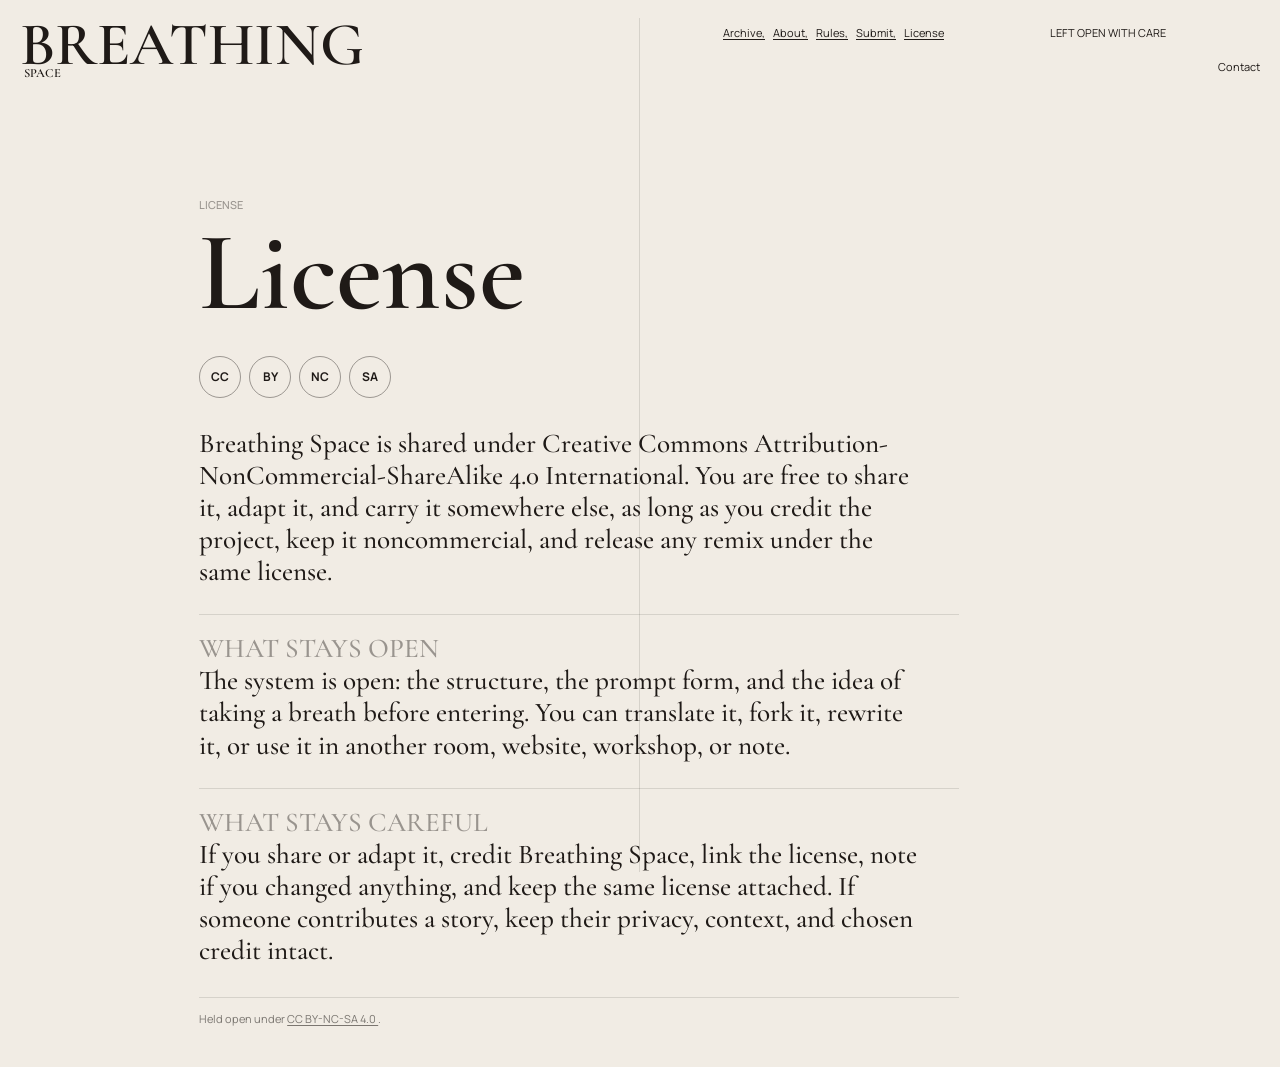
<file: Breathing Space/license/index.html>
<!DOCTYPE html>
<html lang="en">
  <head>
    <meta charset="UTF-8" />
    <meta name="viewport" content="width=device-width, initial-scale=1.0" />
    <title>License | Breathing Space</title>
    <link rel="preconnect" href="https://fonts.googleapis.com" />
    <link rel="preconnect" href="https://fonts.gstatic.com" crossorigin />
    <link
      href="https://fonts.googleapis.com/css2?family=Cormorant+Garamond:wght@400;500;600;700&amp;family=Manrope:wght@300;400;500;600;700;800&amp;display=swap"
      rel="stylesheet"
    />
    <link rel="stylesheet" href="style.css" />
  </head>
  <body>
    <header class="site-header">
      <a class="logo" href="../homepage/homepage.html" aria-label="Breathing Space home">
        BREATHING<span class="logo-mark">SPACE</span>
      </a>

      <nav class="primary-nav" aria-label="Primary navigation">
        <a href="../homepage/homepage.html">Archive,</a>
        <a href="../about/index2.html">About,</a>
        <a href="../rules/index4.html">Rules,</a>
        <a href="../submit/index5.html">Submit,</a>
        <a href="#license">License</a>
      </nav>

      <p class="clock">LEFT OPEN WITH CARE</p>
      <a class="contact-top" href="mailto:hello@breathingspace.site">Contact</a>
    </header>

    <main class="license-page" id="license">
      <section class="license-column" aria-label="Breathing Space license">
        <p class="section-kicker">License</p>
        <h1>License</h1>

        <div class="license-badge" aria-hidden="true">
          <span>CC</span>
          <span>BY</span>
          <span>NC</span>
          <span>SA</span>
        </div>

        <p class="license-intro">
          Breathing Space is shared under Creative Commons
          Attribution-NonCommercial-ShareAlike 4.0 International. You are free
          to share it, adapt it, and carry it somewhere else, as long as you
          credit the project, keep it noncommercial, and release any remix
          under the same license.
        </p>

        <div class="license-block">
          <p class="block-label">What stays open</p>
          <p>
            The system is open: the structure, the prompt form, and the idea of
            taking a breath before entering. You can translate it, fork it,
            rewrite it, or use it in another room, website, workshop, or note.
          </p>
        </div>

        <div class="license-block">
          <p class="block-label">What stays careful</p>
          <p>
            If you share or adapt it, credit Breathing Space, link the license,
            note if you changed anything, and keep the same license attached.
            If someone contributes a story, keep their privacy, context, and
            chosen credit intact.
          </p>
        </div>

        <p class="license-note">
          Held open under
          <a href="https://creativecommons.org/licenses/by-nc-sa/4.0/">
            CC BY-NC-SA 4.0
          </a>.
        </p>
      </section>
    </main>
  </body>
</html>
</file>
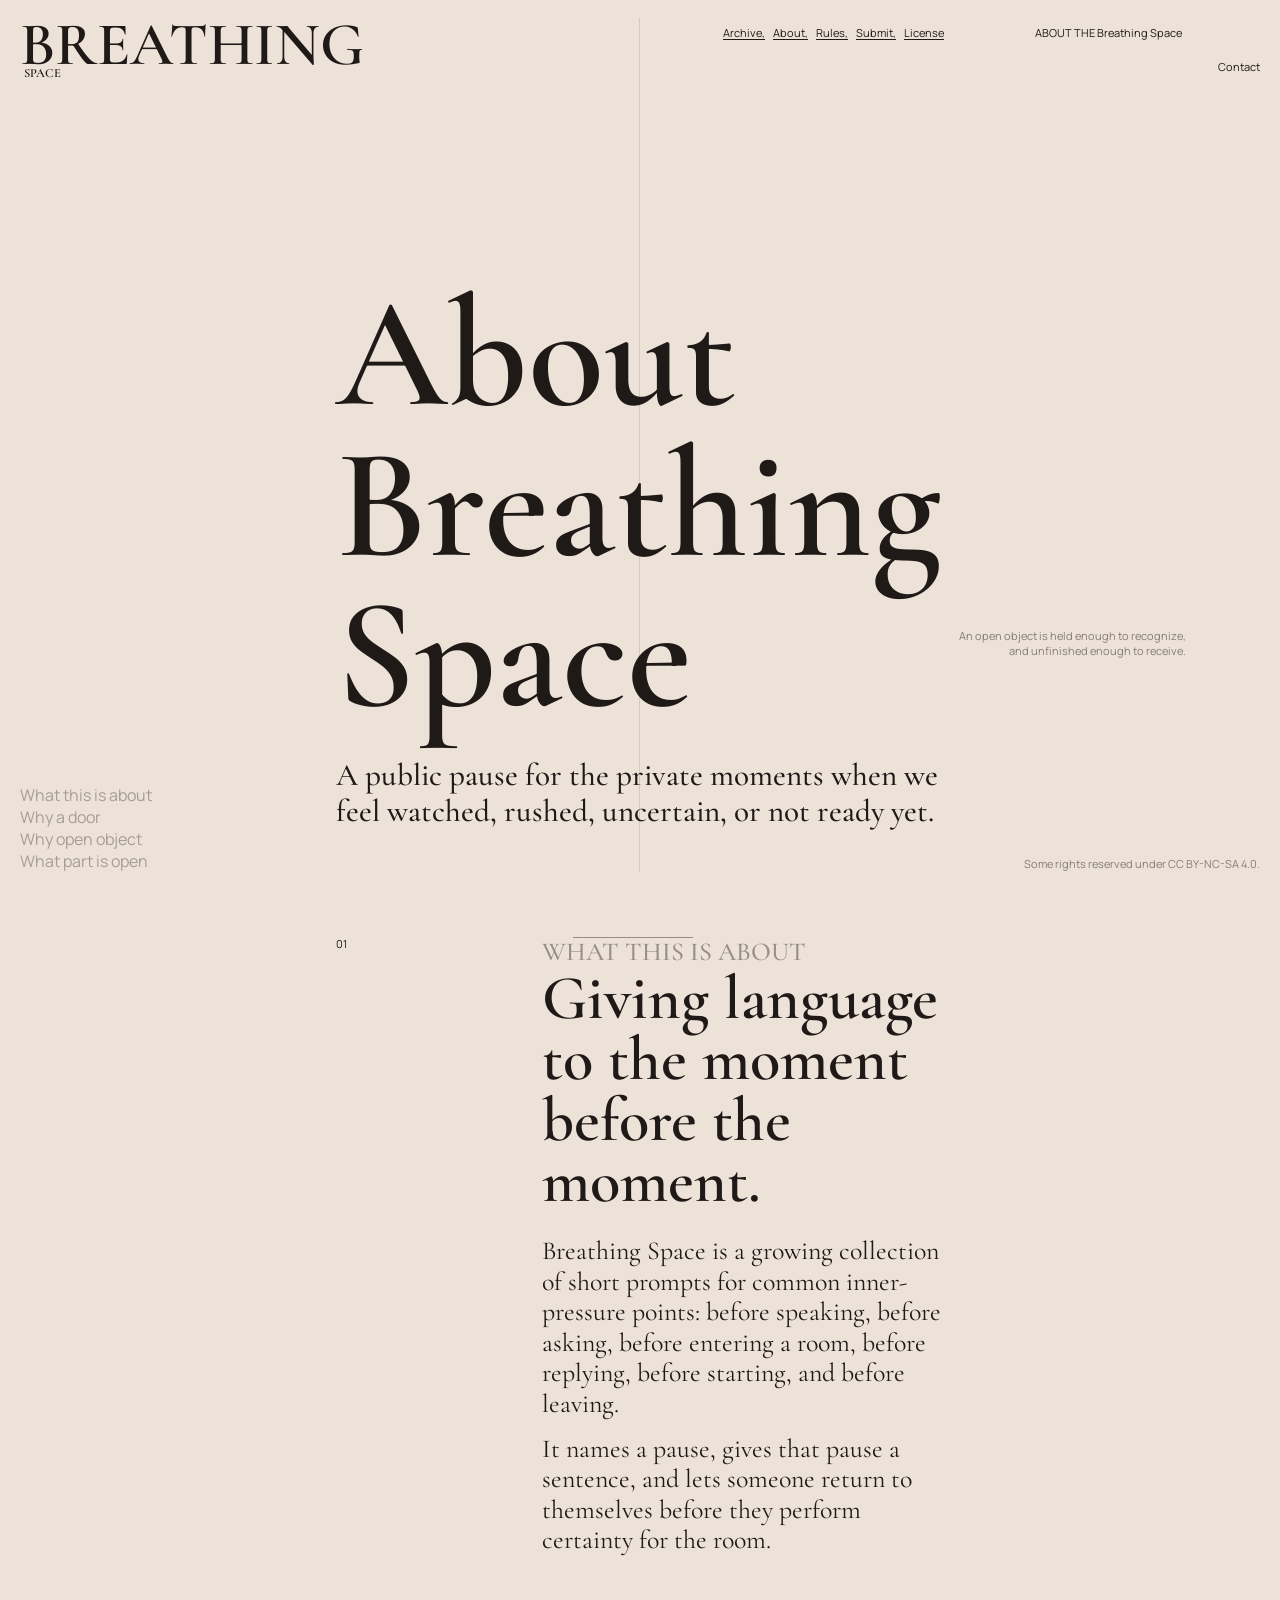
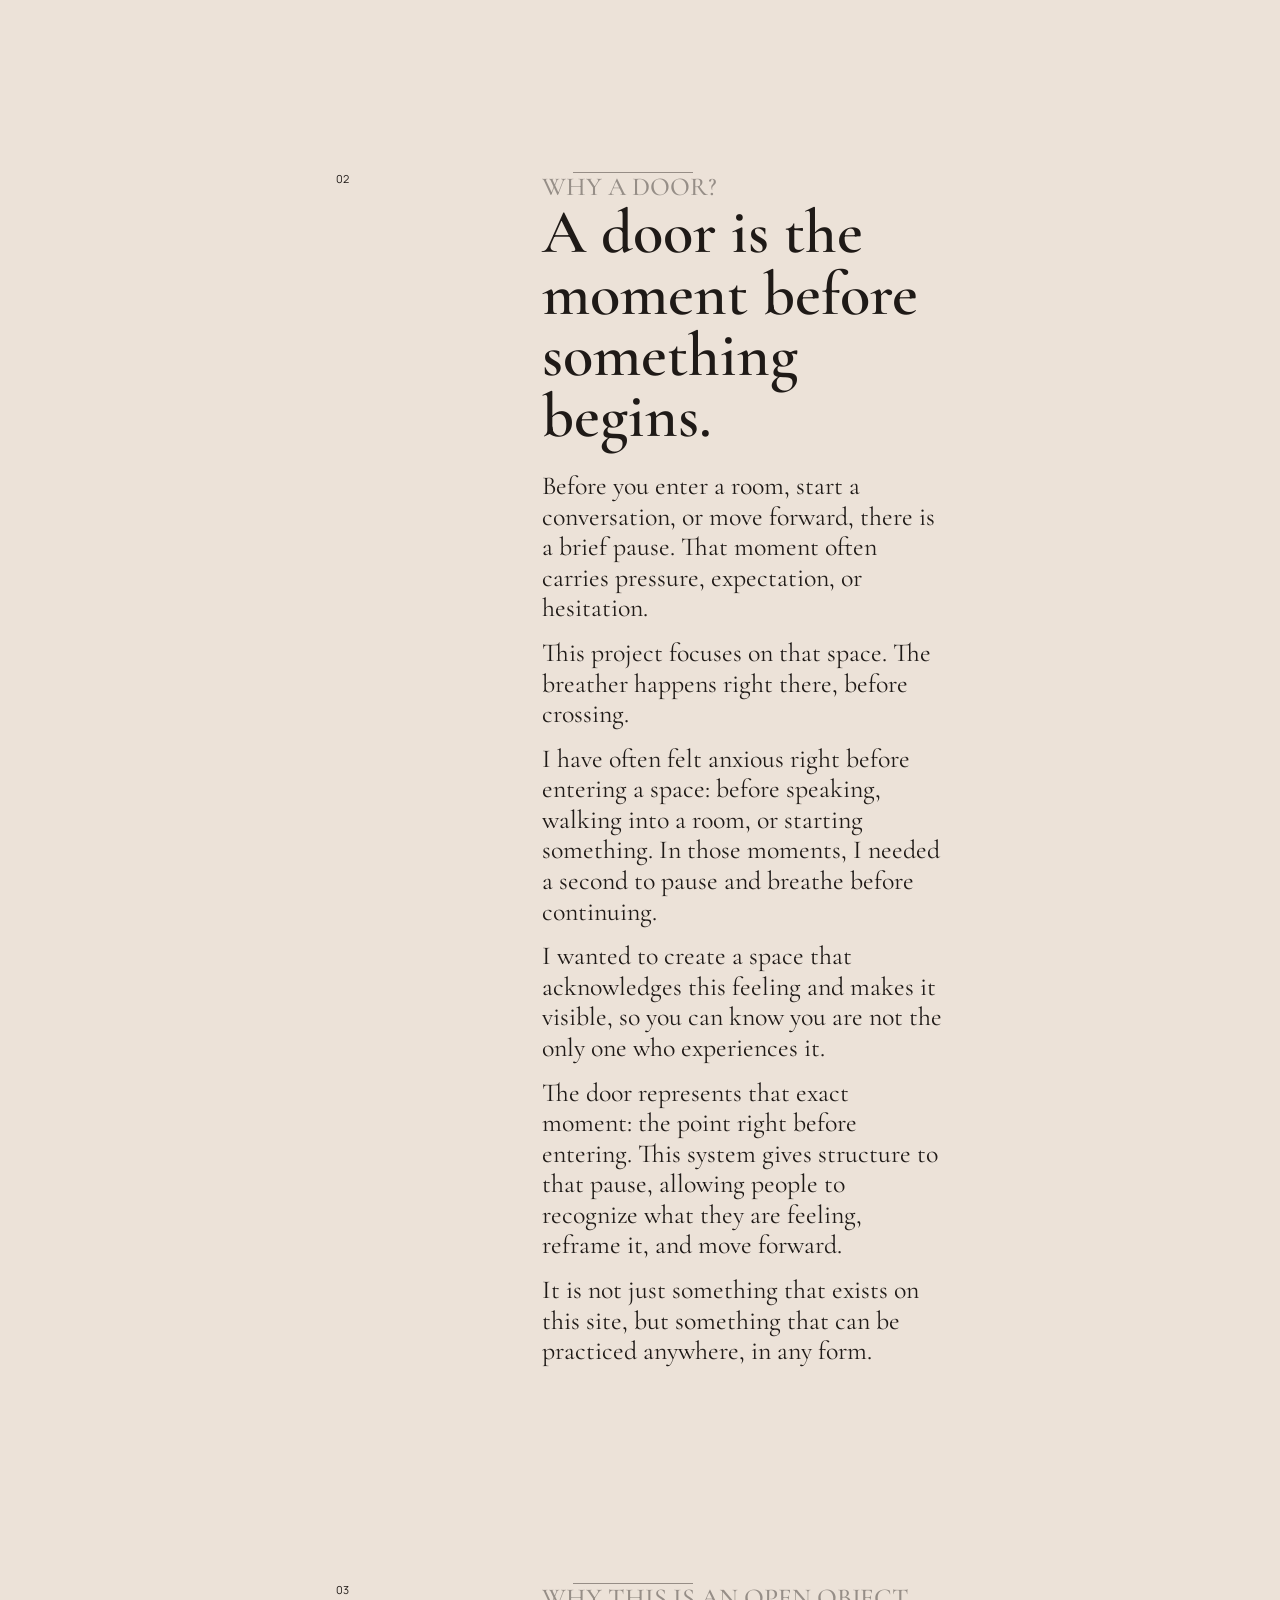
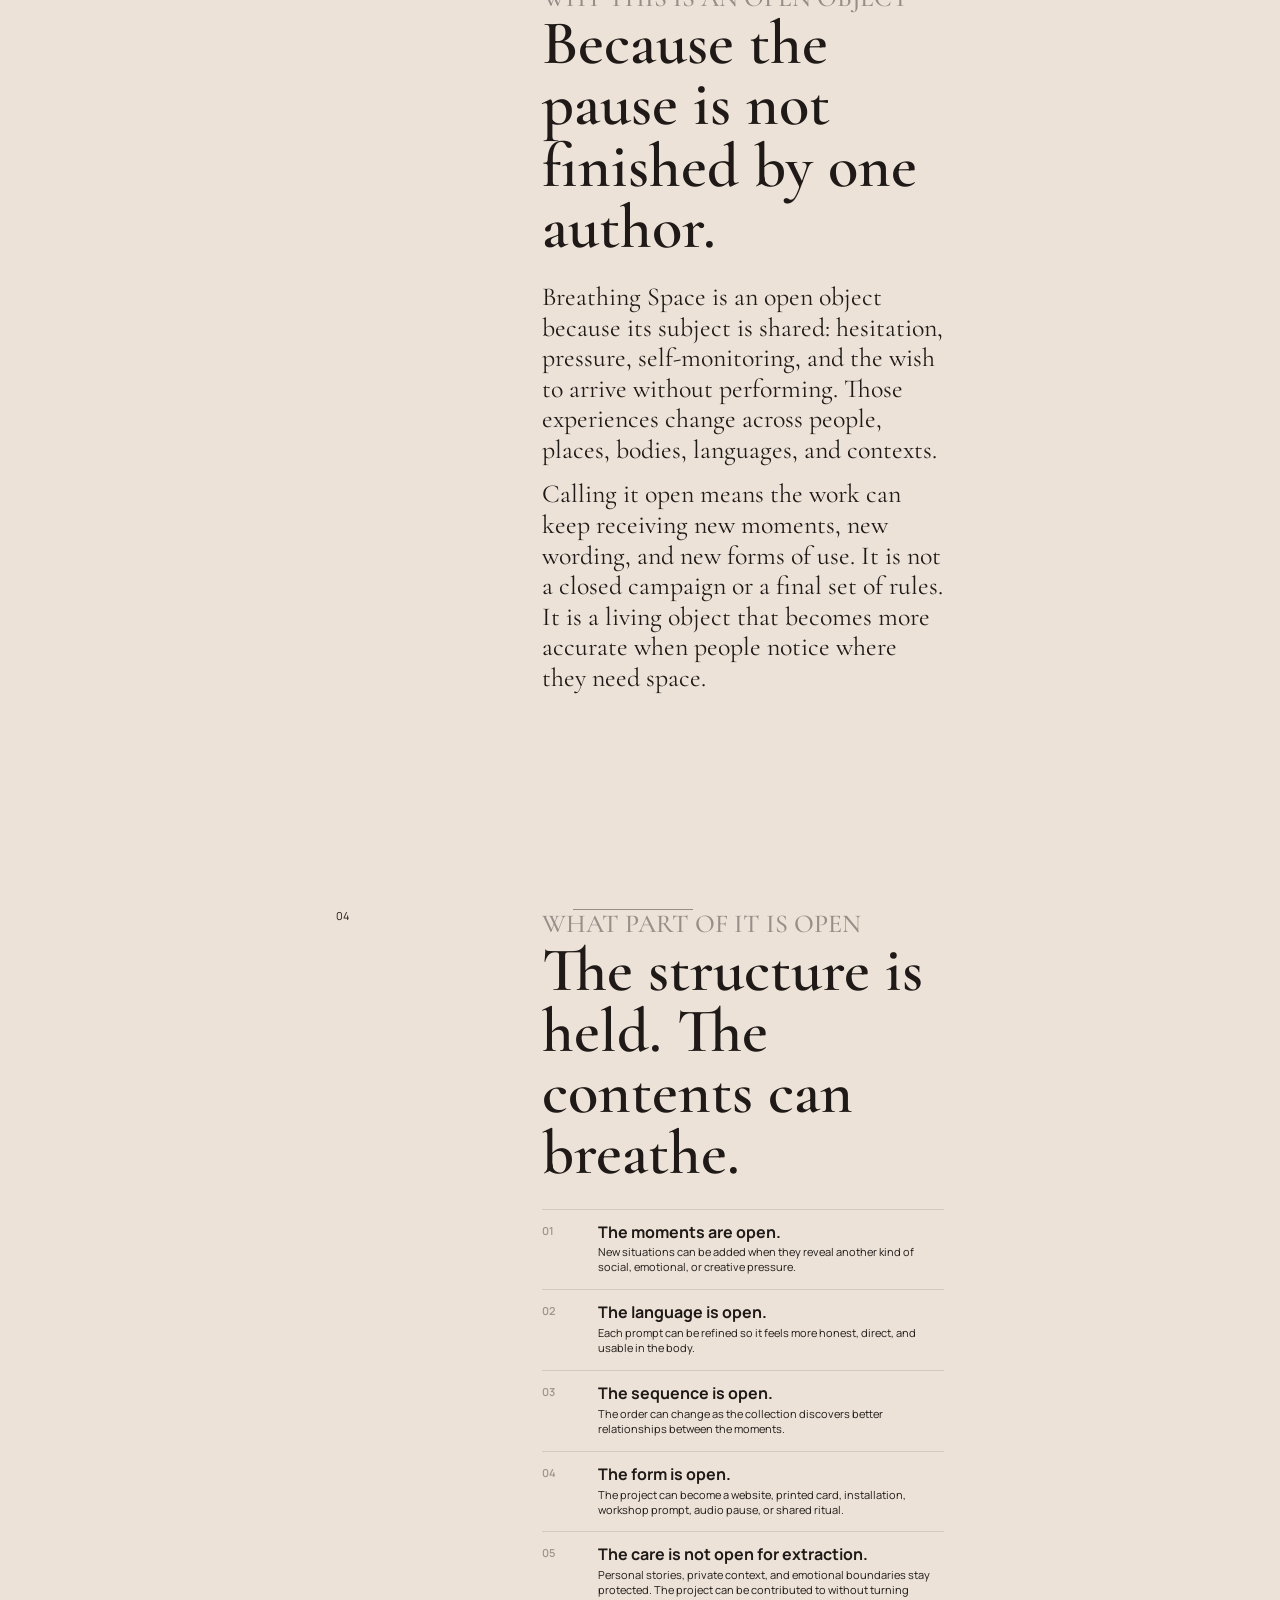
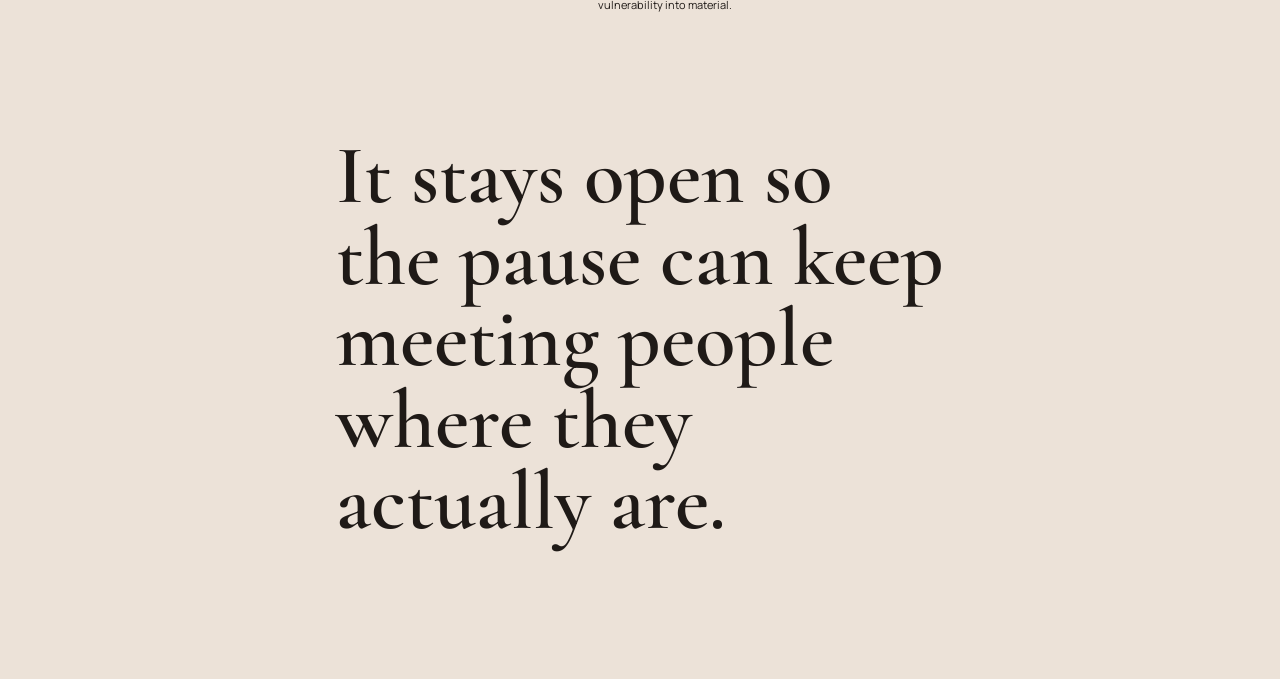
<file: Breathing Space/about/index2.html>
<!DOCTYPE html>
<html lang="en">
  <head>
    <meta charset="UTF-8" />
    <meta name="viewport" content="width=device-width, initial-scale=1.0" />
    <title>About | Breathing Space</title>
    <link rel="preconnect" href="https://fonts.googleapis.com" />
    <link rel="preconnect" href="https://fonts.gstatic.com" crossorigin />
    <link
      href="https://fonts.googleapis.com/css2?family=Cormorant+Garamond:wght@400;500;600;700&amp;family=Manrope:wght@300;400;500;600;700;800&amp;display=swap"
      rel="stylesheet"
    />
    <style>
      * {
        box-sizing: border-box;
      }

      html {
        scroll-behavior: smooth;
      }

      body {
        background: #ece2d8;
        color: #1f1a17;
        font-family: "Manrope", Arial, sans-serif;
        margin: 0;
      }

      body::before {
        background: rgba(31, 26, 23, 0.12);
        bottom: 28px;
        content: "";
        left: calc(50% - 1px);
        pointer-events: none;
        position: fixed;
        top: 18px;
        width: 1px;
        z-index: 1;
      }

      a {
        color: inherit;
        text-underline-offset: 2px;
      }

      .site-header {
        display: grid;
        gap: 12px;
        grid-template-columns:
          minmax(220px, 1fr) minmax(360px, 2fr)
          minmax(250px, 1fr);
        left: 0;
        padding: 18px 20px 0;
        pointer-events: none;
        position: fixed;
        right: 0;
        top: 0;
        z-index: 20;
      }

      .site-header a,
      .site-header p {
        pointer-events: auto;
      }

      .logo {
        align-self: start;
        font-family: "Cormorant Garamond", Georgia, serif;
        font-size: 3.2rem;
        font-weight: 600;
        letter-spacing: 0;
        line-height: 0.88;
        max-width: 720px;
        text-decoration: none;
      }

      .logo-mark {
        display: inline-block;
        font-size: 0.72rem;
        letter-spacing: 0;
        margin-left: 0.35em;
        position: relative;
        top: -0.32em;
        vertical-align: top;
      }

      .primary-nav {
        display: flex;
        gap: 8px;
        flex-wrap: wrap;
        justify-self: end;
        padding-top: 8px;
      }

      .clock {
        justify-self: center;
        letter-spacing: 0;
        margin: 0;
        padding-top: 8px;
        text-align: center;
        white-space: nowrap;
      }

      .contact-top {
        position: absolute;
        right: 20px;
        text-decoration: none;
        top: 60px;
      }

      .primary-nav,
      .clock,
      .contact-top,
      .section-kicker,
      .section-index,
      .section-body,
      .side-note,
      .open-list,
      .footer-note {
        font-size: 11px;
        line-height: 1.36;
      }

      .page-shell {
        display: grid;
        gap: 12px;
        grid-template-columns:
          minmax(220px, 1fr) minmax(360px, 2fr)
          minmax(250px, 1fr);
        min-height: 100vh;
        padding: 18px 20px 28px;
      }

      .about-index,
      .about-status {
        height: calc(100vh - 46px);
        position: sticky;
        top: 18px;
      }

      .about-index {
        display: flex;
        flex-direction: column;
        justify-content: flex-end;
      }

      .about-index nav {
        display: flex;
        flex-direction: column;
        max-width: 230px;
      }

      .about-index a {
        color: rgba(31, 26, 23, 0.34);
        text-decoration: none;
      }

      .about-status {
        display: flex;
        flex-direction: column;
        justify-content: flex-end;
        text-align: right;
      }

      .side-note,
      .footer-note {
        color: rgba(31, 26, 23, 0.5);
        margin: 0;
      }

      .side-note {
        margin-bottom: 22vh;
        max-width: 230px;
      }

      .about-main {
        padding: 29vh 0 12vh;
        position: relative;
        z-index: 2;
      }

      .intro {
        min-height: 58vh;
        opacity: 0;
        transform: translateX(-24px);
        transition: opacity 700ms ease, transform 700ms ease;
      }

      .intro.is-open {
        opacity: 1;
        transform: translateX(0);
      }

      h1 {
        font-family: "Cormorant Garamond", Georgia, serif;
        font-size: 8.4rem;
        font-weight: 600;
        letter-spacing: 0;
        line-height: 0.96;
        margin: 0 0 26px;
        max-width: 780px;
      }

      .lead {
        font-family: "Cormorant Garamond", Georgia, serif;
        font-size: 1.95rem;
        font-weight: 500;
        letter-spacing: 0;
        line-height: 1.16;
        margin: 0;
        max-width: 610px;
      }

      .about-section {
        display: grid;
        gap: 34px;
        grid-template-columns: minmax(70px, 0.6fr) minmax(250px, 1.4fr);
        min-height: 46vh;
        opacity: 0.36;
        padding: 12vh 0;
        position: relative;
        transform: translateX(-18px);
        transition: opacity 650ms ease, transform 650ms ease;
      }

      .about-section::before {
        background: #1f1a17;
        content: "";
        height: 1px;
        left: calc(33.333% + 34px);
        opacity: 0;
        position: absolute;
        top: 12vh;
        transform: scaleX(0);
        transform-origin: left center;
        transition: opacity 650ms ease, transform 650ms ease;
        width: min(120px, 28%);
      }

      .about-section.is-open {
        opacity: 1;
        transform: translateX(0);
      }

      .about-section.is-open::before {
        opacity: 0.42;
        transform: scaleX(1);
      }

      .section-index,
      .section-kicker {
        margin: 0;
      }

      .section-kicker {
        color: rgba(31, 26, 23, 0.42);
        font-weight: 500;
        text-transform: uppercase;
      }

      h2 {
        font-family: "Cormorant Garamond", Georgia, serif;
        font-size: 3.35rem;
        font-weight: 600;
        letter-spacing: 0;
        line-height: 0.98;
        margin: 0 0 24px;
      }

      .section-body {
        max-width: 610px;
      }

      .section-body p {
        font-family: "Cormorant Garamond", Georgia, serif;
        font-size: 1.62rem;
        line-height: 1.18;
        margin: 0;
      }

      .section-body p + p {
        margin-top: 14px;
      }

      .open-list {
        counter-reset: item;
        list-style: none;
        margin: 20px 0 0;
        padding: 0;
      }

      .open-list li {
        border-top: 1px solid rgba(31, 26, 23, 0.12);
        display: grid;
        gap: 14px;
        grid-template-columns: 42px 1fr;
        padding: 14px 0;
      }

      .open-list li::before {
        color: rgba(31, 26, 23, 0.38);
        content: counter(item, decimal-leading-zero);
        counter-increment: item;
        font-weight: 600;
      }

      .open-list strong {
        display: block;
        font-size: 1rem;
        letter-spacing: 0;
        line-height: 1.05;
        margin-bottom: 5px;
      }

      .closing {
        align-items: end;
        display: grid;
        min-height: 44vh;
        opacity: 0;
        transform: translateX(-18px);
        transition: opacity 700ms ease, transform 700ms ease;
      }

      .closing.is-open {
        opacity: 1;
        transform: translateX(0);
      }

      .closing p {
        font-family: "Cormorant Garamond", Georgia, serif;
        font-size: 4.6rem;
        font-weight: 600;
        letter-spacing: 0;
        line-height: 0.98;
        margin: 0;
        max-width: 760px;
      }

      @media (hover: hover) {
        a:hover {
          opacity: 0.72;
        }
      }

      @media (max-width: 900px) {
        .site-header {
          align-items: start;
          grid-template-columns: 1fr auto;
          padding: 14px 12px 0;
        }

        .logo {
          font-size: 2.45rem;
        }

        .logo-mark {
          font-size: 0.68rem;
        }

        .primary-nav {
          grid-column: 2;
          grid-row: 1;
          justify-content: flex-end;
          max-width: 170px;
          padding-top: 4px;
        }

        .clock,
        .contact-top,
        .about-index,
        .about-status {
          display: none;
        }

        body::before {
          bottom: 18px;
          left: 12px;
          top: 128px;
        }

        .page-shell {
          display: block;
          padding: 148px 12px 28px;
        }

        .about-main {
          padding: 0;
        }

        .intro {
          min-height: 46vh;
        }

        h1 {
          font-size: 4rem;
        }

        .about-section {
          display: block;
          min-height: 0;
          padding: 54px 0;
          transform: translateX(0);
        }

        .intro,
        .closing {
          transform: translateX(0);
        }

        .about-section::before {
          left: 0;
          top: 42px;
          width: 72px;
        }

        .section-index,
        .section-kicker {
          margin-bottom: 10px;
        }

        h2 {
          font-size: 2.35rem;
        }

        .open-list li {
          grid-template-columns: 34px 1fr;
        }
      }

      @media (min-width: 1200px) {
        .logo {
          font-size: 3.8rem;
        }

        .logo-mark {
          font-size: 0.78rem;
        }

        h1 {
          font-size: 9.8rem;
        }

        h2 {
          font-size: 3.9rem;
        }

        .closing p {
          font-size: 5.2rem;
        }
      }

      @media (prefers-reduced-motion: reduce) {
        html {
          scroll-behavior: auto;
        }

        .intro,
        .about-section,
        .about-section::before,
        .closing {
          transition: none;
        }
      }
    </style>
  </head>
  <body>
    <header class="site-header">
      <a class="logo" href="../homepage/homepage.html" aria-label="Breathing Space home">
        BREATHING<span class="logo-mark">SPACE</span>
      </a>

      <nav class="primary-nav" aria-label="Primary navigation">
        <a href="../homepage/homepage.html">Archive,</a>
        <a href="#about">About,</a>
        <a href="../rules/index4.html">Rules,</a>
        <a href="../submit/index5.html">Submit,</a>
        <a href="../license/index.html">License</a>
      </nav>

      <p class="clock">ABOUT THE Breathing Space</p>
      <a class="contact-top" href="mailto:hello@breathingspace.site">Contact</a>
    </header>

    <main class="page-shell" id="about">
      <aside class="about-index" aria-label="About page index">
        <nav>
          <a href="#purpose">What this is about</a>
          <a href="#door">Why a door</a>
          <a href="#why-open">Why open object</a>
          <a href="#what-open">What part is open</a>
        </nav>
      </aside>

      <section class="about-main" aria-label="About Breathing Space">
        <section class="intro threshold-item">
          <h1>About Breathing Space</h1>
          <p class="lead">
            A public pause for the private moments when we feel watched,
            rushed, uncertain, or not ready yet.
          </p>
        </section>

        <section class="about-section threshold-item" id="purpose">
          <p class="section-index">01</p>
          <div class="section-body">
            <p class="section-kicker">What this is about</p>
            <h2>Giving language to the moment before the moment.</h2>
            <p>
              Breathing Space is a growing collection of short prompts for
              common inner-pressure points: before speaking, before asking,
              before entering a room, before replying, before starting, and
              before leaving.
            </p>
            <p>
              It names a pause, gives that pause a sentence, and
              lets someone return to themselves before they perform certainty
              for the room.
            </p>
          </div>
        </section>

        <section class="about-section threshold-item" id="door">
          <p class="section-index">02</p>
          <div class="section-body">
            <p class="section-kicker">Why a door?</p>
            <h2>A door is the moment before something begins.</h2>
            <p>
              Before you enter a room, start a conversation, or move forward,
              there is a brief pause. That moment often carries pressure,
              expectation, or hesitation.
            </p>
            <p>
              This project focuses on that space. The breather happens right
              there, before crossing.
            </p>
            <p>
              I have often felt anxious right before entering a space: before
              speaking, walking into a room, or starting something. In those
              moments, I needed a second to pause and breathe before continuing.
            </p>
            <p>
              I wanted to create a space that acknowledges this feeling and
              makes it visible, so you can know you are not the only one who
              experiences it.
            </p>
            <p>
              The door represents that exact moment: the point right before
              entering. This system gives structure to that pause, allowing
              people to recognize what they are feeling, reframe it, and move
              forward.
            </p>
            <p>
              It is not just something that exists on this site, but something
              that can be practiced anywhere, in any form.
            </p>
          </div>
        </section>

        <section class="about-section threshold-item" id="why-open">
          <p class="section-index">03</p>
          <div class="section-body">
            <p class="section-kicker">Why this is an open object</p>
            <h2>Because the pause is not finished by one author.</h2>
            <p>
              Breathing Space is an open object because its subject is shared:
              hesitation, pressure, self-monitoring, and the wish to arrive
              without performing. Those experiences change across people,
              places, bodies, languages, and contexts.
            </p>
            <p>
              Calling it open means the work can keep receiving new moments,
              new wording, and new forms of use. It is not a closed campaign or
              a final set of rules. It is a living object that becomes more
              accurate when people notice where they need space.
            </p>
          </div>
        </section>

        <section class="about-section threshold-item" id="what-open">
          <p class="section-index">04</p>
          <div class="section-body">
            <p class="section-kicker">What part of it is open</p>
            <h2>The structure is held. The contents can breathe.</h2>
            <ol class="open-list">
              <li>
                <span>
                  <strong>The moments are open.</strong>
                  New situations can be added when they reveal another kind of
                  social, emotional, or creative pressure.
                </span>
              </li>
              <li>
                <span>
                  <strong>The language is open.</strong>
                  Each prompt can be refined so it feels more honest, direct,
                  and usable in the body.
                </span>
              </li>
              <li>
                <span>
                  <strong>The sequence is open.</strong>
                  The order can change as the collection discovers better
                  relationships between the moments.
                </span>
              </li>
              <li>
                <span>
                  <strong>The form is open.</strong>
                  The project can become a website, printed card, installation,
                  workshop prompt, audio pause, or shared ritual.
                </span>
              </li>
              <li>
                <span>
                  <strong>The care is not open for extraction.</strong>
                  Personal stories, private context, and emotional boundaries
                  stay protected. The project can be contributed to without
                  turning vulnerability into material.
                </span>
              </li>
            </ol>
          </div>
        </section>

        <section class="closing threshold-item" aria-label="Closing statement">
          <p>
            It stays open so the pause can keep meeting people where they
            actually are.
          </p>
        </section>
      </section>

      <aside class="about-status" aria-label="About page note">
        <p class="side-note">
          An open object is held enough to recognize, and unfinished enough to
          receive.
        </p>
        <p class="footer-note">Some rights reserved under CC BY-NC-SA 4.0.</p>
      </aside>
    </main>
    <script>
      const thresholdItems = document.querySelectorAll(".threshold-item");

      const openItem = (item) => {
        item.classList.add("is-open");
      };

      if ("IntersectionObserver" in window) {
        const thresholdObserver = new IntersectionObserver(
          (entries) => {
            entries.forEach((entry) => {
              if (entry.isIntersecting) {
                openItem(entry.target);
              }
            });
          },
          {
            rootMargin: "-18% 0px -18% 0px",
            threshold: 0.12,
          }
        );

        thresholdItems.forEach((item) => thresholdObserver.observe(item));
      } else {
        thresholdItems.forEach(openItem);
      }
    </script>
  </body>
</html>
</file>
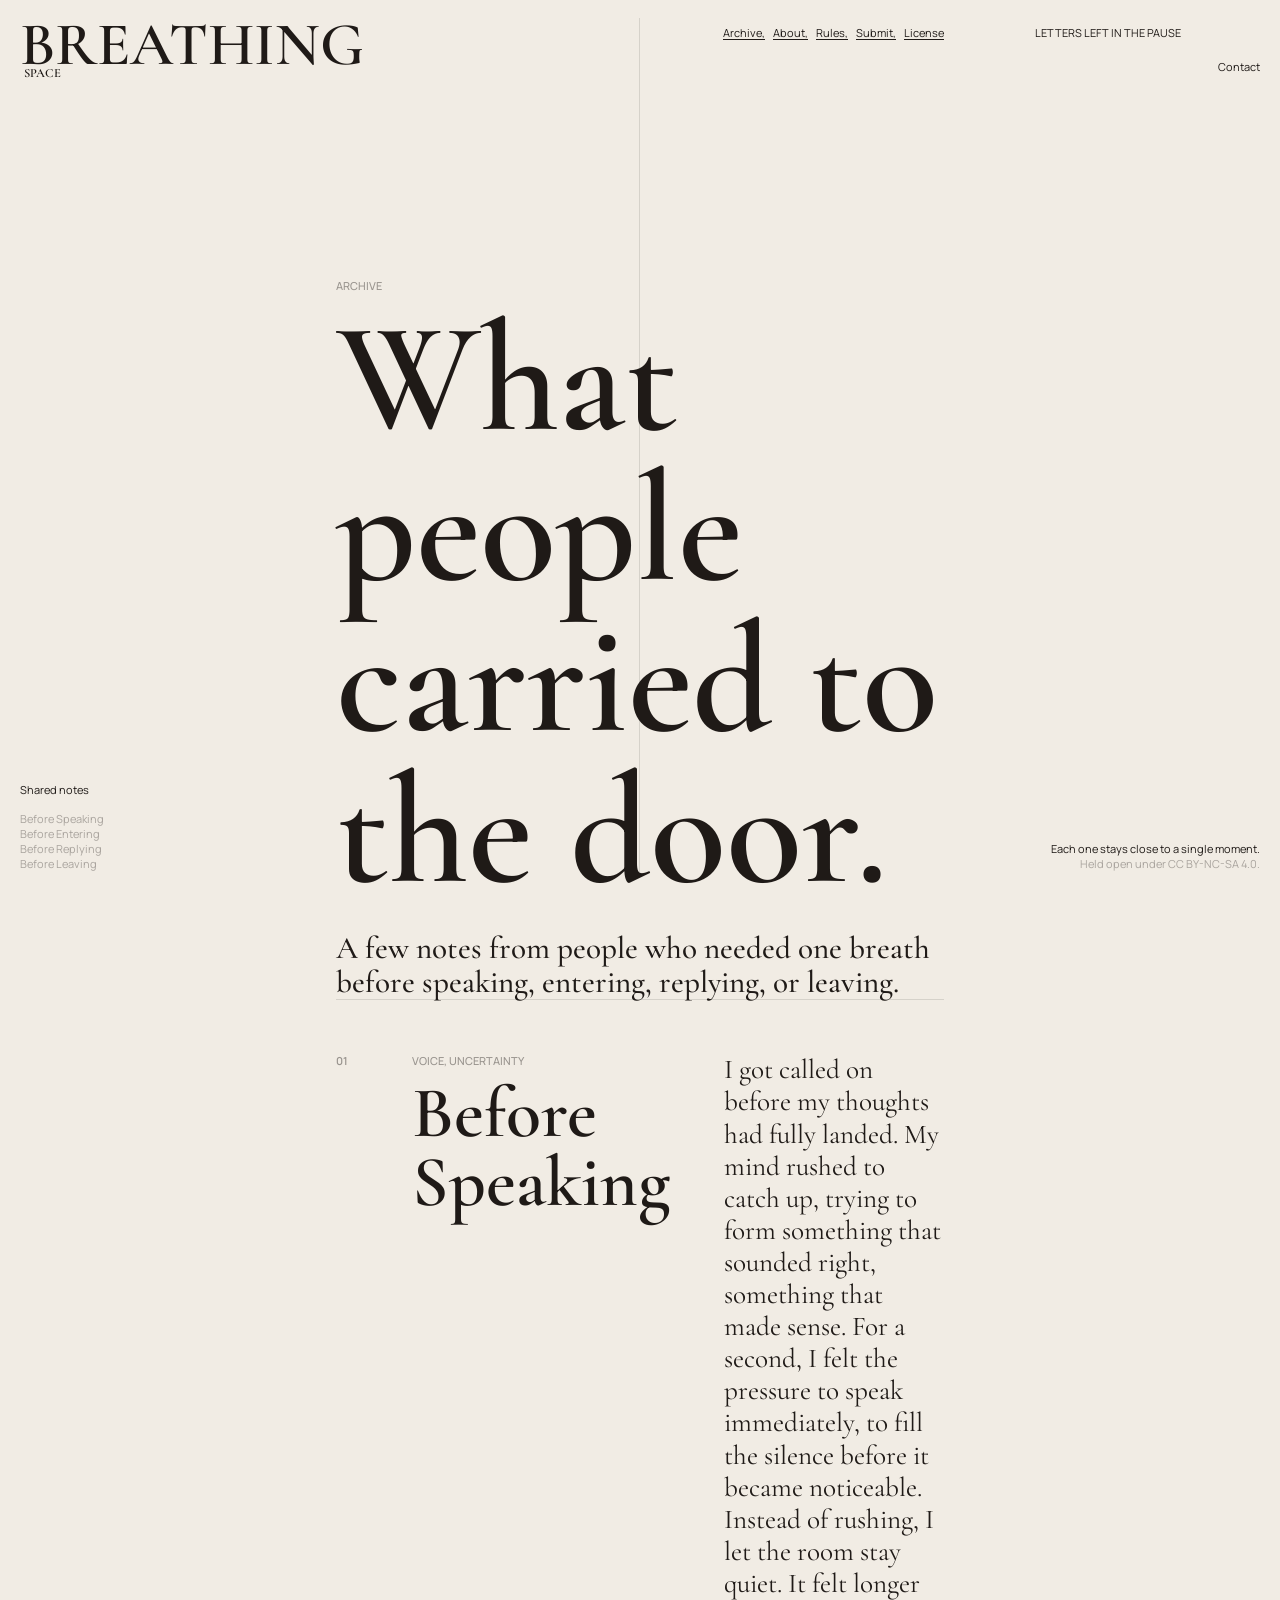
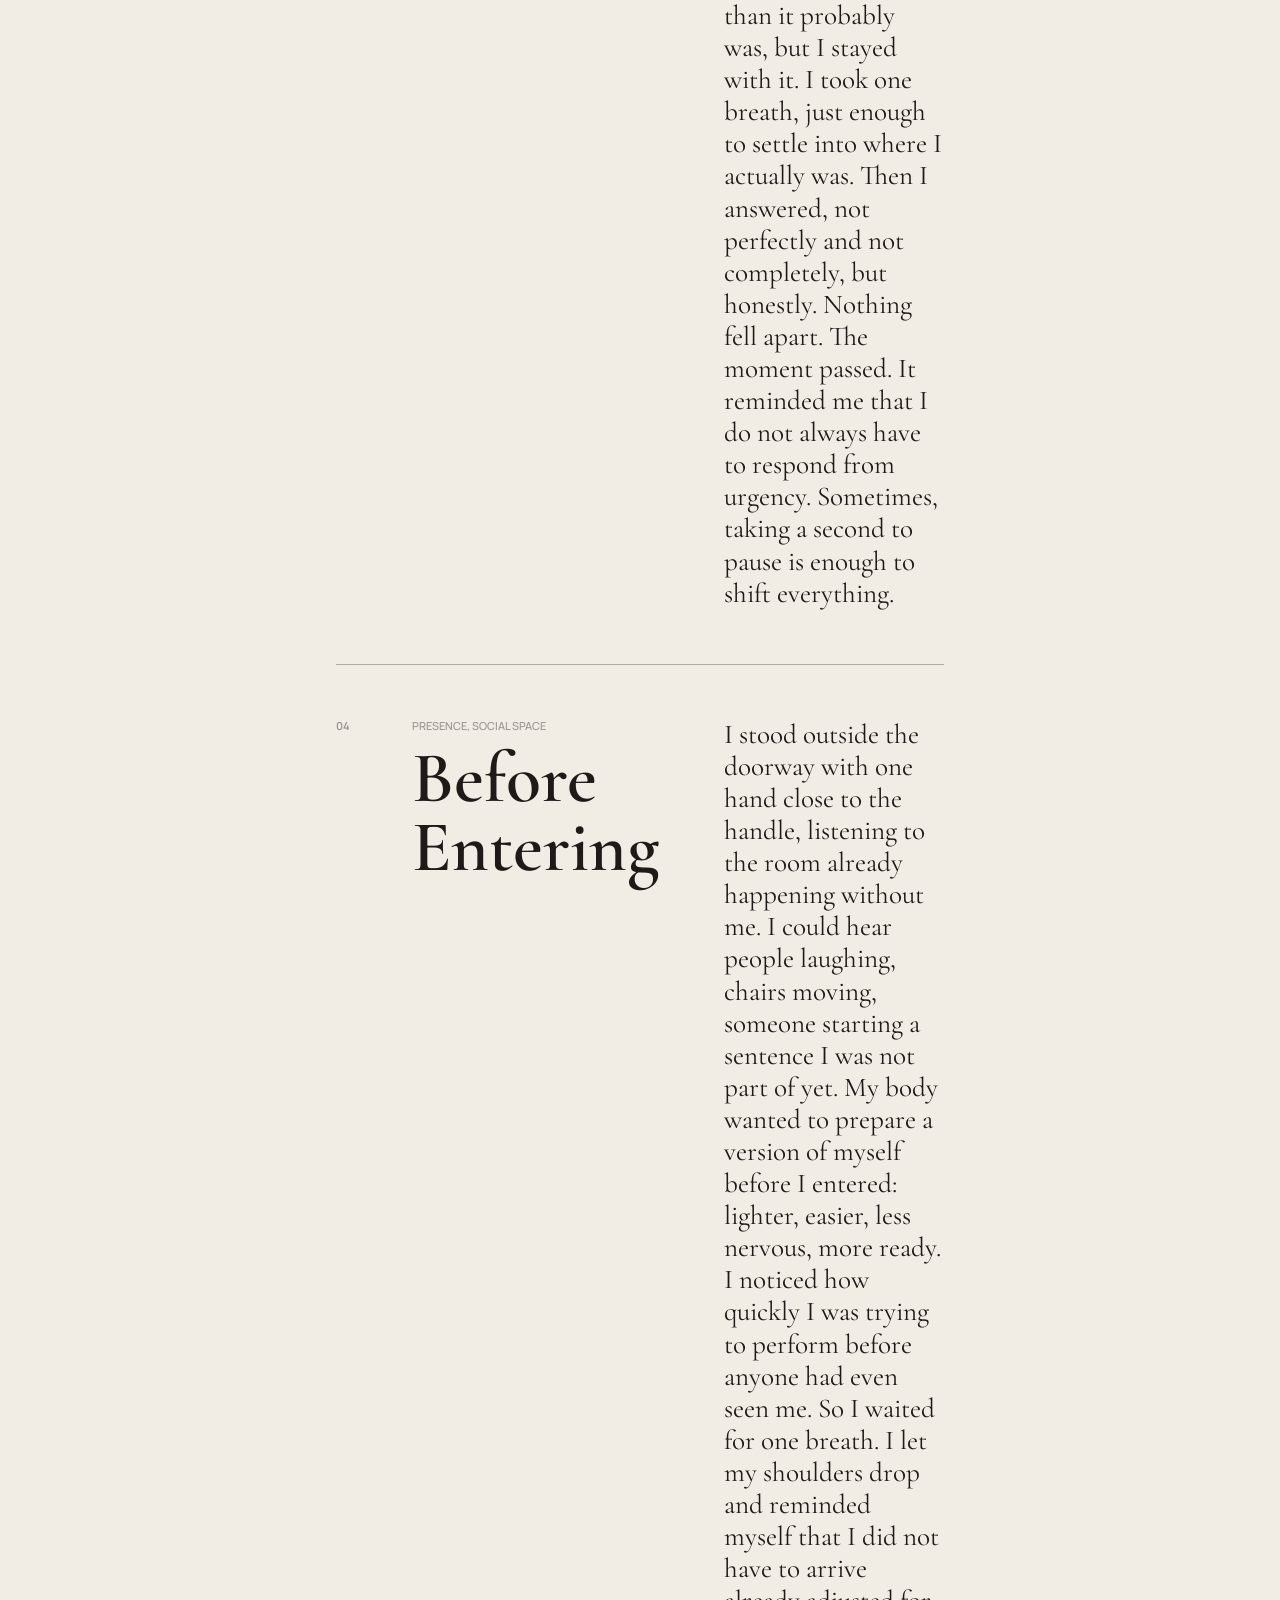
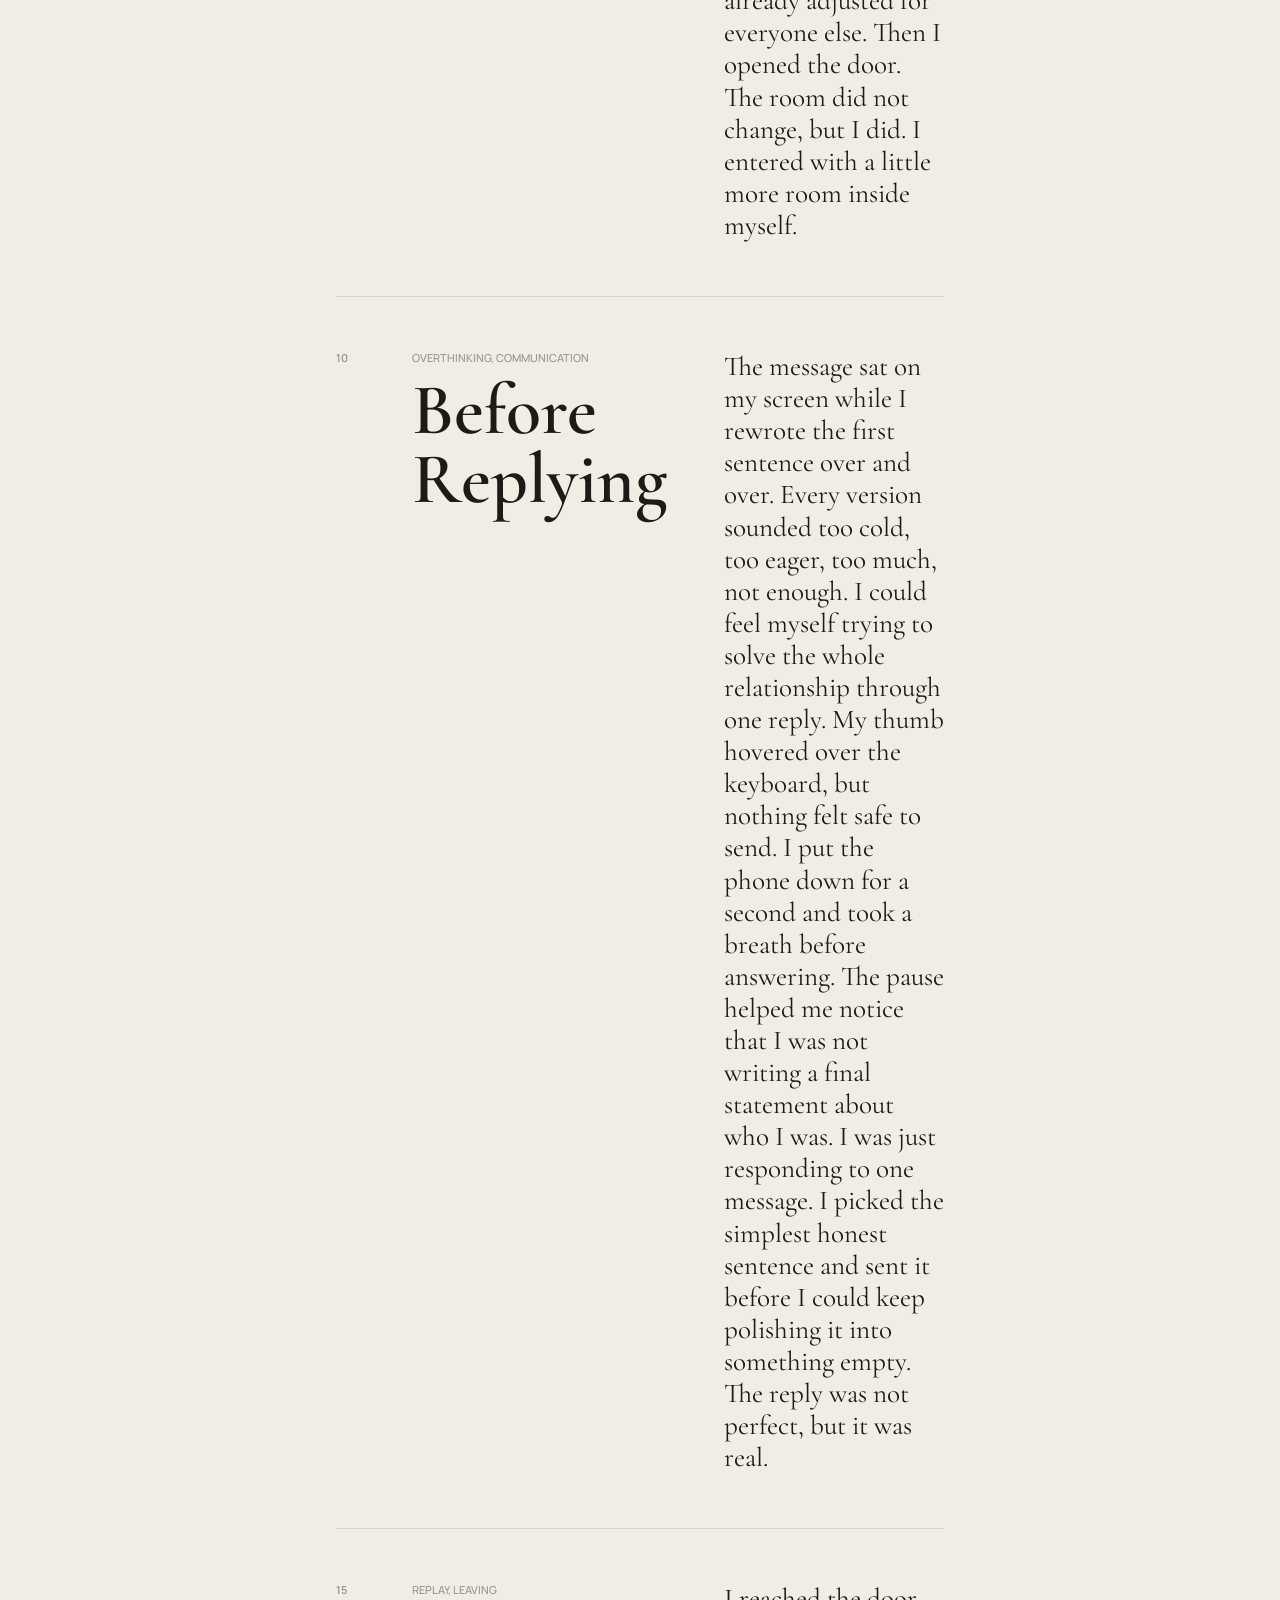
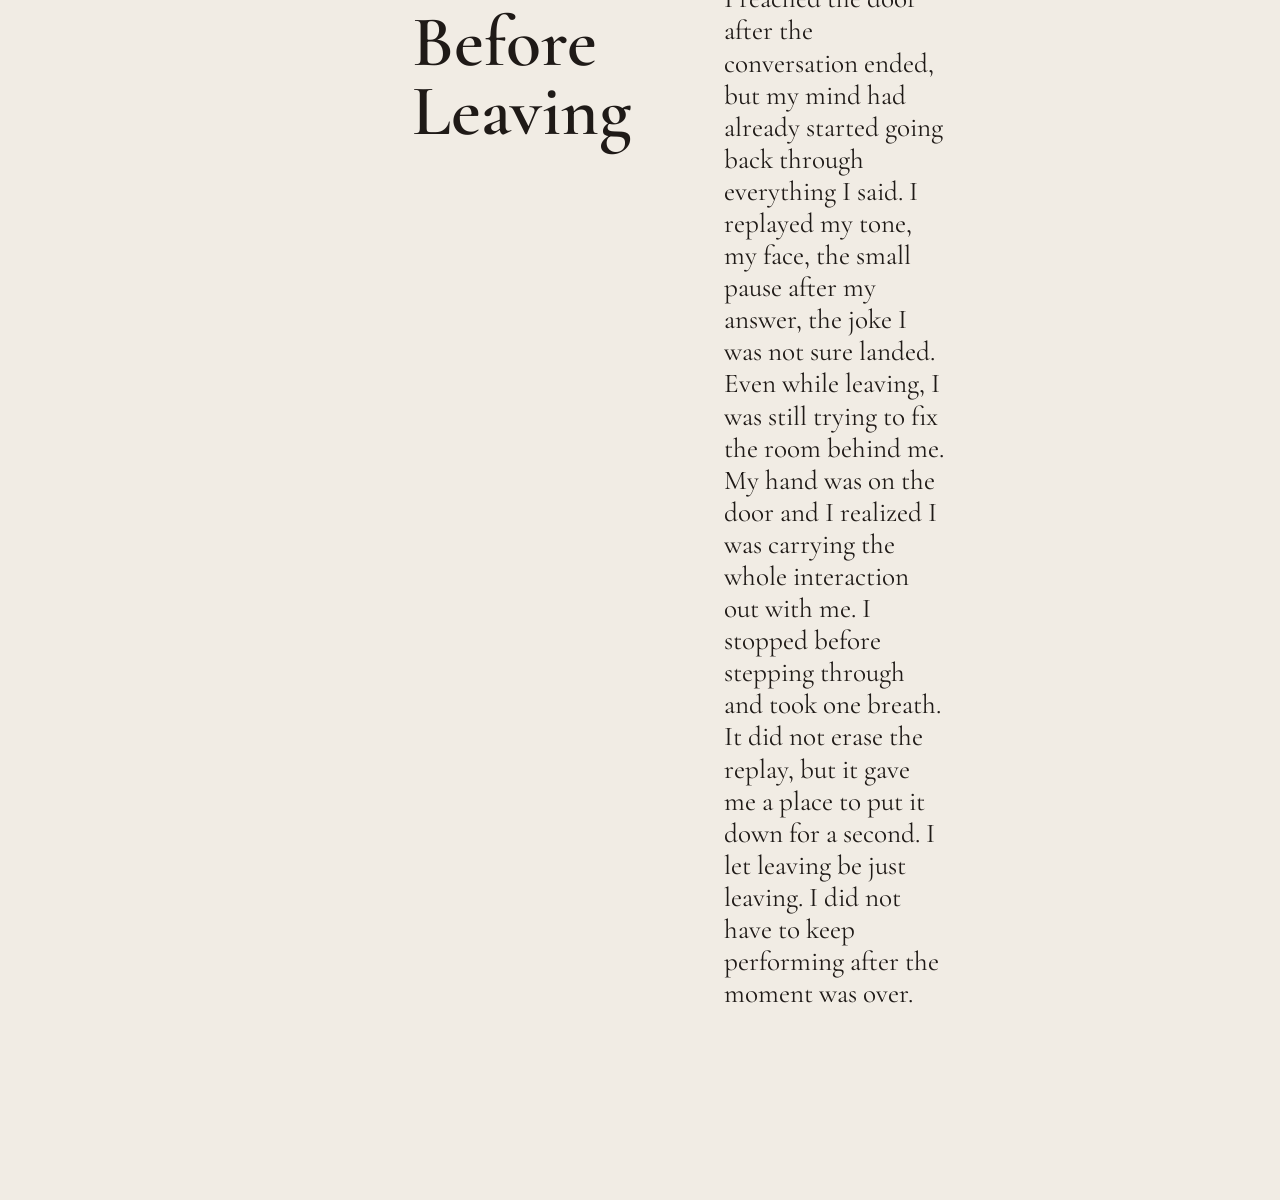
<file: Breathing Space/archieve/index3.html>
<!DOCTYPE html>
<html lang="en">
  <head>
    <meta charset="UTF-8" />
    <meta name="viewport" content="width=device-width, initial-scale=1.0" />
    <title>Archive | Breathing Space</title>
    <link rel="preconnect" href="https://fonts.googleapis.com" />
    <link rel="preconnect" href="https://fonts.gstatic.com" crossorigin />
    <link
      href="https://fonts.googleapis.com/css2?family=Cormorant+Garamond:wght@400;500;600;700&amp;family=Manrope:wght@300;400;500;600;700;800&amp;display=swap"
      rel="stylesheet"
    />
    <link rel="stylesheet" href="style.css" />
  </head>
  <body>
    <header class="site-header">
      <a class="logo" href="../homepage/homepage.html" aria-label="Breathing Space home">
        BREATHING<span class="logo-mark">SPACE</span>
      </a>

      <nav class="primary-nav" aria-label="Primary navigation">
        <a href="../homepage/homepage.html">Archive,</a>
        <a href="../about/index2.html">About,</a>
        <a href="../rules/index4.html">Rules,</a>
        <a href="../submit/index5.html">Submit,</a>
        <a href="../license/index.html">License</a>
      </nav>

      <p class="clock">LETTERS LEFT IN THE PAUSE</p>
      <a class="contact-top" href="mailto:hello@breathingspace.site">Contact</a>
    </header>

    <main class="archive-shell" id="archive">
      <aside class="archive-index" aria-label="Archive index">
        <p>Shared notes</p>
        <nav>
          <a href="#before-speaking">Before Speaking</a>
          <a href="#before-entering">Before Entering</a>
          <a href="#before-replying">Before Replying</a>
          <a href="#before-leaving">Before Leaving</a>
        </nav>
      </aside>

      <section class="archive-main" aria-label="Breathing Space prompt archive">
        <section class="archive-hero">
          <p class="section-kicker">Archive</p>
          <h1>What people carried to the door.</h1>
          <p class="lead">
            A few notes from people who needed one breath before speaking,
            entering, replying, or leaving.
          </p>
        </section>

        <article class="story-row" id="before-speaking">
          <p class="story-number">01</p>
          <div class="story-title">
            <p class="section-kicker">Voice, uncertainty</p>
            <h2>Before Speaking</h2>
          </div>
          <p class="story-body">
            I got called on before my thoughts had fully landed. My mind rushed
            to catch up, trying to form something that sounded right, something
            that made sense. For a second, I felt the pressure to speak
            immediately, to fill the silence before it became noticeable.
            Instead of rushing, I let the room stay quiet. It felt longer than
            it probably was, but I stayed with it. I took one breath, just
            enough to settle into where I actually was. Then I answered, not
            perfectly and not completely, but honestly. Nothing fell apart. The
            moment passed. It reminded me that I do not always have to respond
            from urgency. Sometimes, taking a second to pause is enough to shift
            everything.
          </p>
        </article>

        <article class="story-row is-featured" id="before-entering">
          <p class="story-number">04</p>
          <div class="story-title">
            <p class="section-kicker">Presence, social space</p>
            <h2>Before Entering</h2>
          </div>
          <p class="story-body">
            I stood outside the doorway with one hand close to the handle,
            listening to the room already happening without me. I could hear
            people laughing, chairs moving, someone starting a sentence I was
            not part of yet. My body wanted to prepare a version of myself
            before I entered: lighter, easier, less nervous, more ready. I
            noticed how quickly I was trying to perform before anyone had even
            seen me. So I waited for one breath. I let my shoulders drop and
            reminded myself that I did not have to arrive already adjusted for
            everyone else. Then I opened the door. The room did not change, but
            I did. I entered with a little more room inside myself.
          </p>
        </article>

        <article class="story-row" id="before-replying">
          <p class="story-number">10</p>
          <div class="story-title">
            <p class="section-kicker">Overthinking, communication</p>
            <h2>Before Replying</h2>
          </div>
          <p class="story-body">
            The message sat on my screen while I rewrote the first sentence
            over and over. Every version sounded too cold, too eager, too much,
            not enough. I could feel myself trying to solve the whole
            relationship through one reply. My thumb hovered over the keyboard,
            but nothing felt safe to send. I put the phone down for a second and
            took a breath before answering. The pause helped me notice that I
            was not writing a final statement about who I was. I was just
            responding to one message. I picked the simplest honest sentence and
            sent it before I could keep polishing it into something empty. The
            reply was not perfect, but it was real.
          </p>
        </article>

        <article class="story-row" id="before-leaving">
          <p class="story-number">15</p>
          <div class="story-title">
            <p class="section-kicker">Replay, leaving</p>
            <h2>Before Leaving</h2>
          </div>
          <p class="story-body">
            I reached the door after the conversation ended, but my mind had
            already started going back through everything I said. I replayed my
            tone, my face, the small pause after my answer, the joke I was not
            sure landed. Even while leaving, I was still trying to fix the room
            behind me. My hand was on the door and I realized I was carrying
            the whole interaction out with me. I stopped before stepping
            through and took one breath. It did not erase the replay, but it
            gave me a place to put it down for a second. I let leaving be just
            leaving. I did not have to keep performing after the moment was
            over.
          </p>
        </article>
      </section>

      <aside class="archive-status" aria-label="Archive note">
        <p>Each one stays close to a single moment.</p>
        <p class="copyright">Held open under CC BY-NC-SA 4.0.</p>
      </aside>
    </main>
  </body>
</html>
</file>
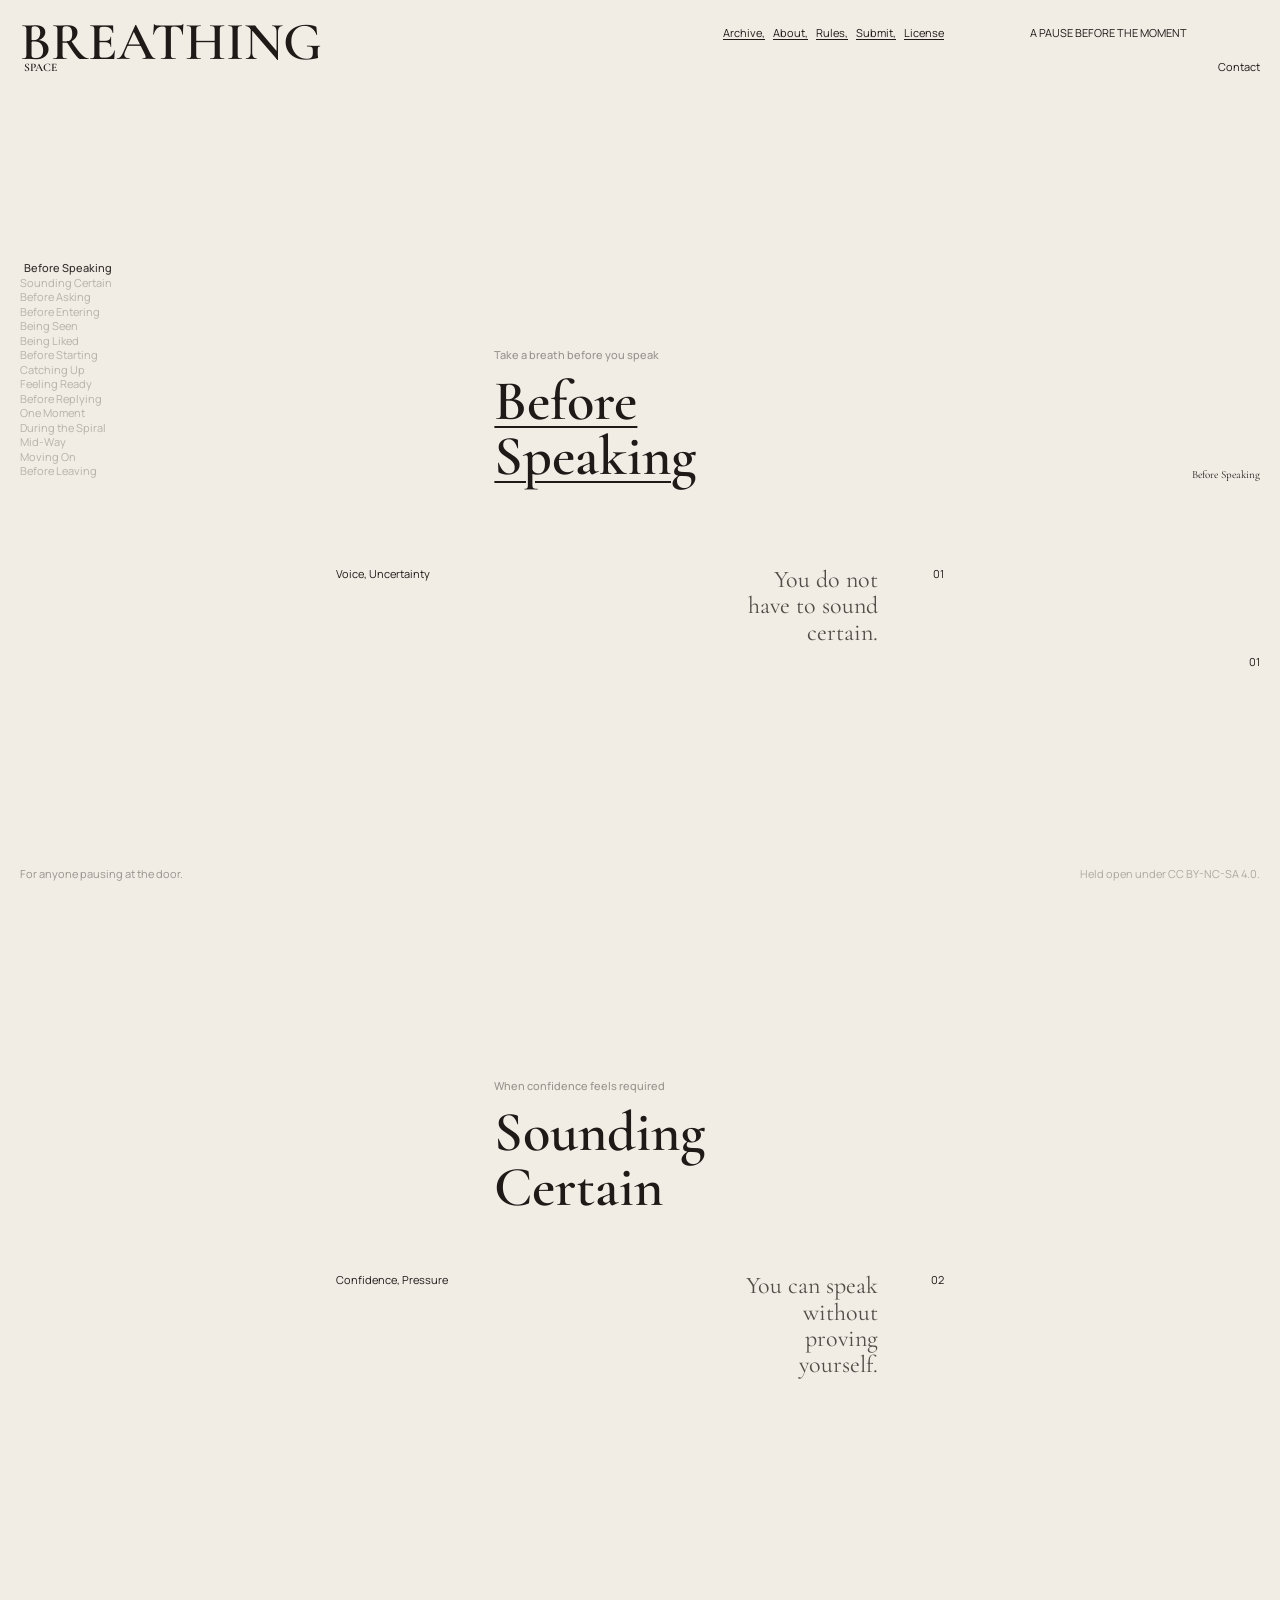
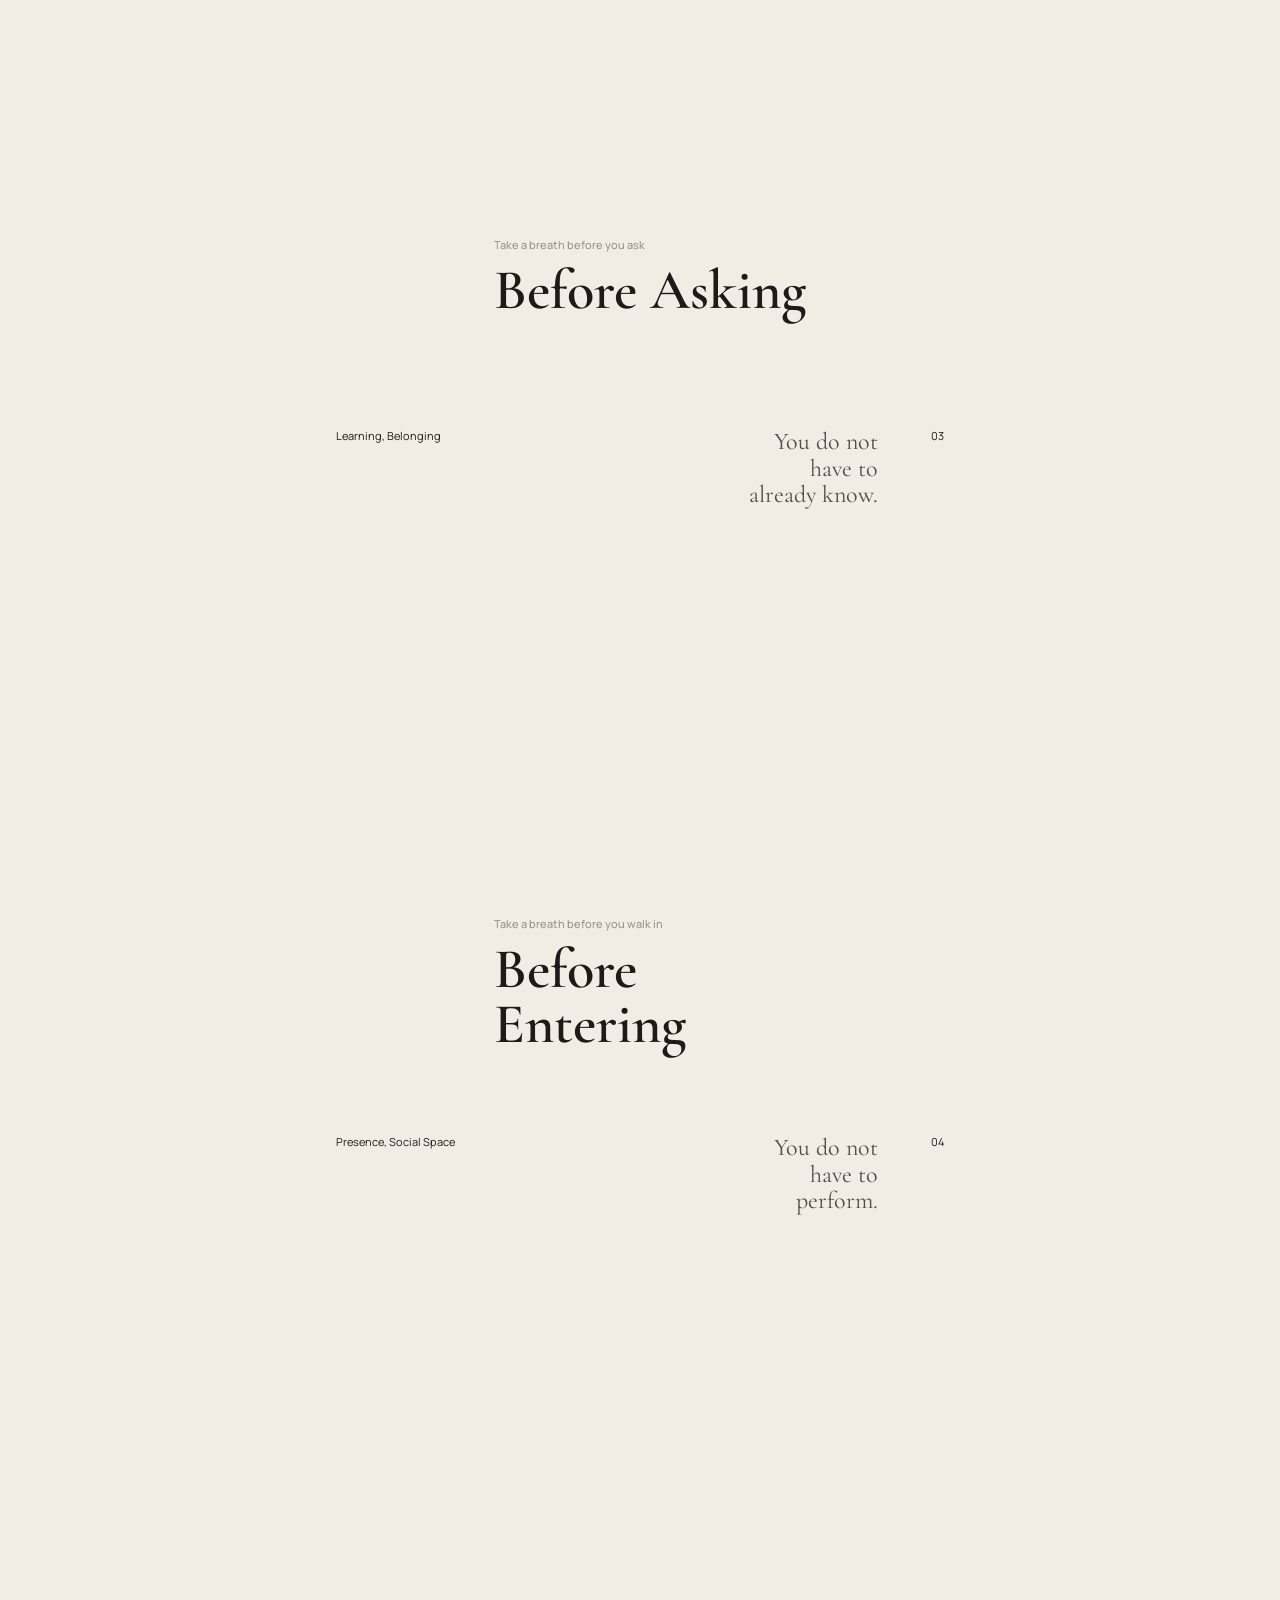
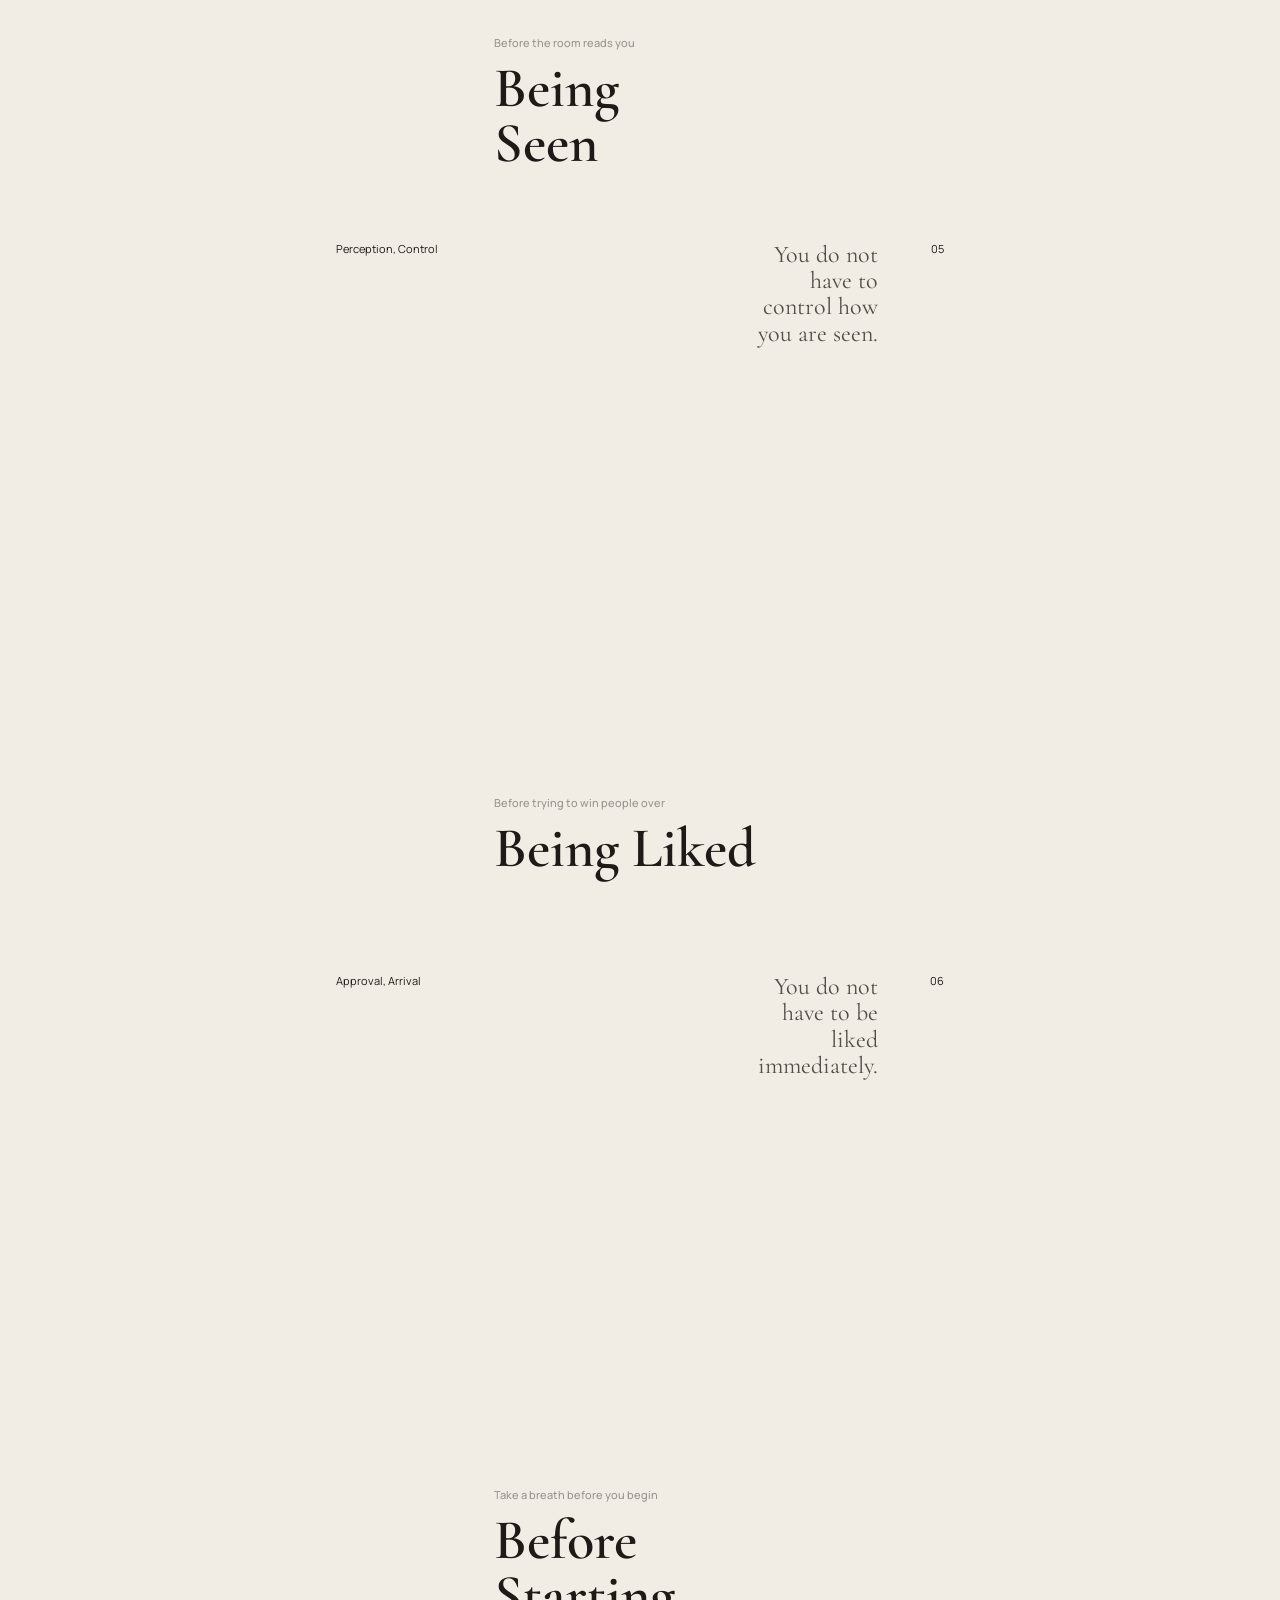
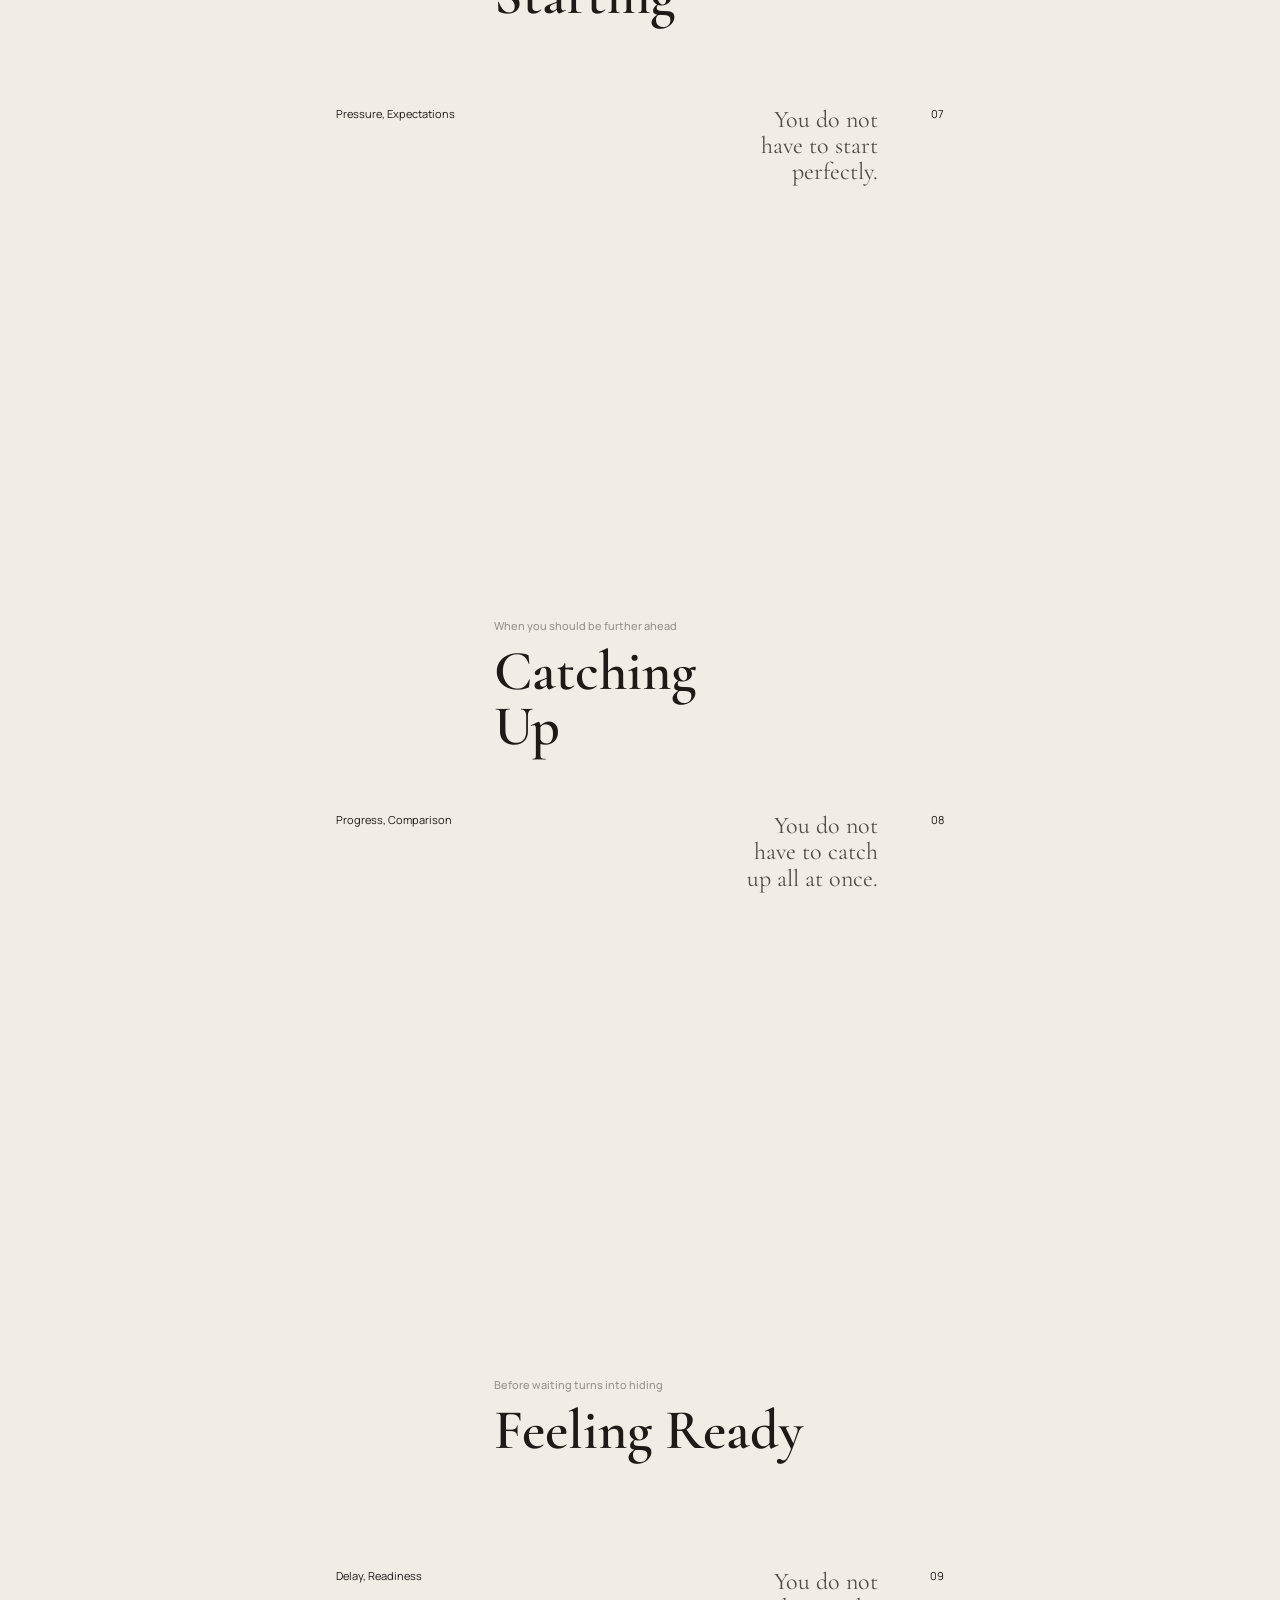
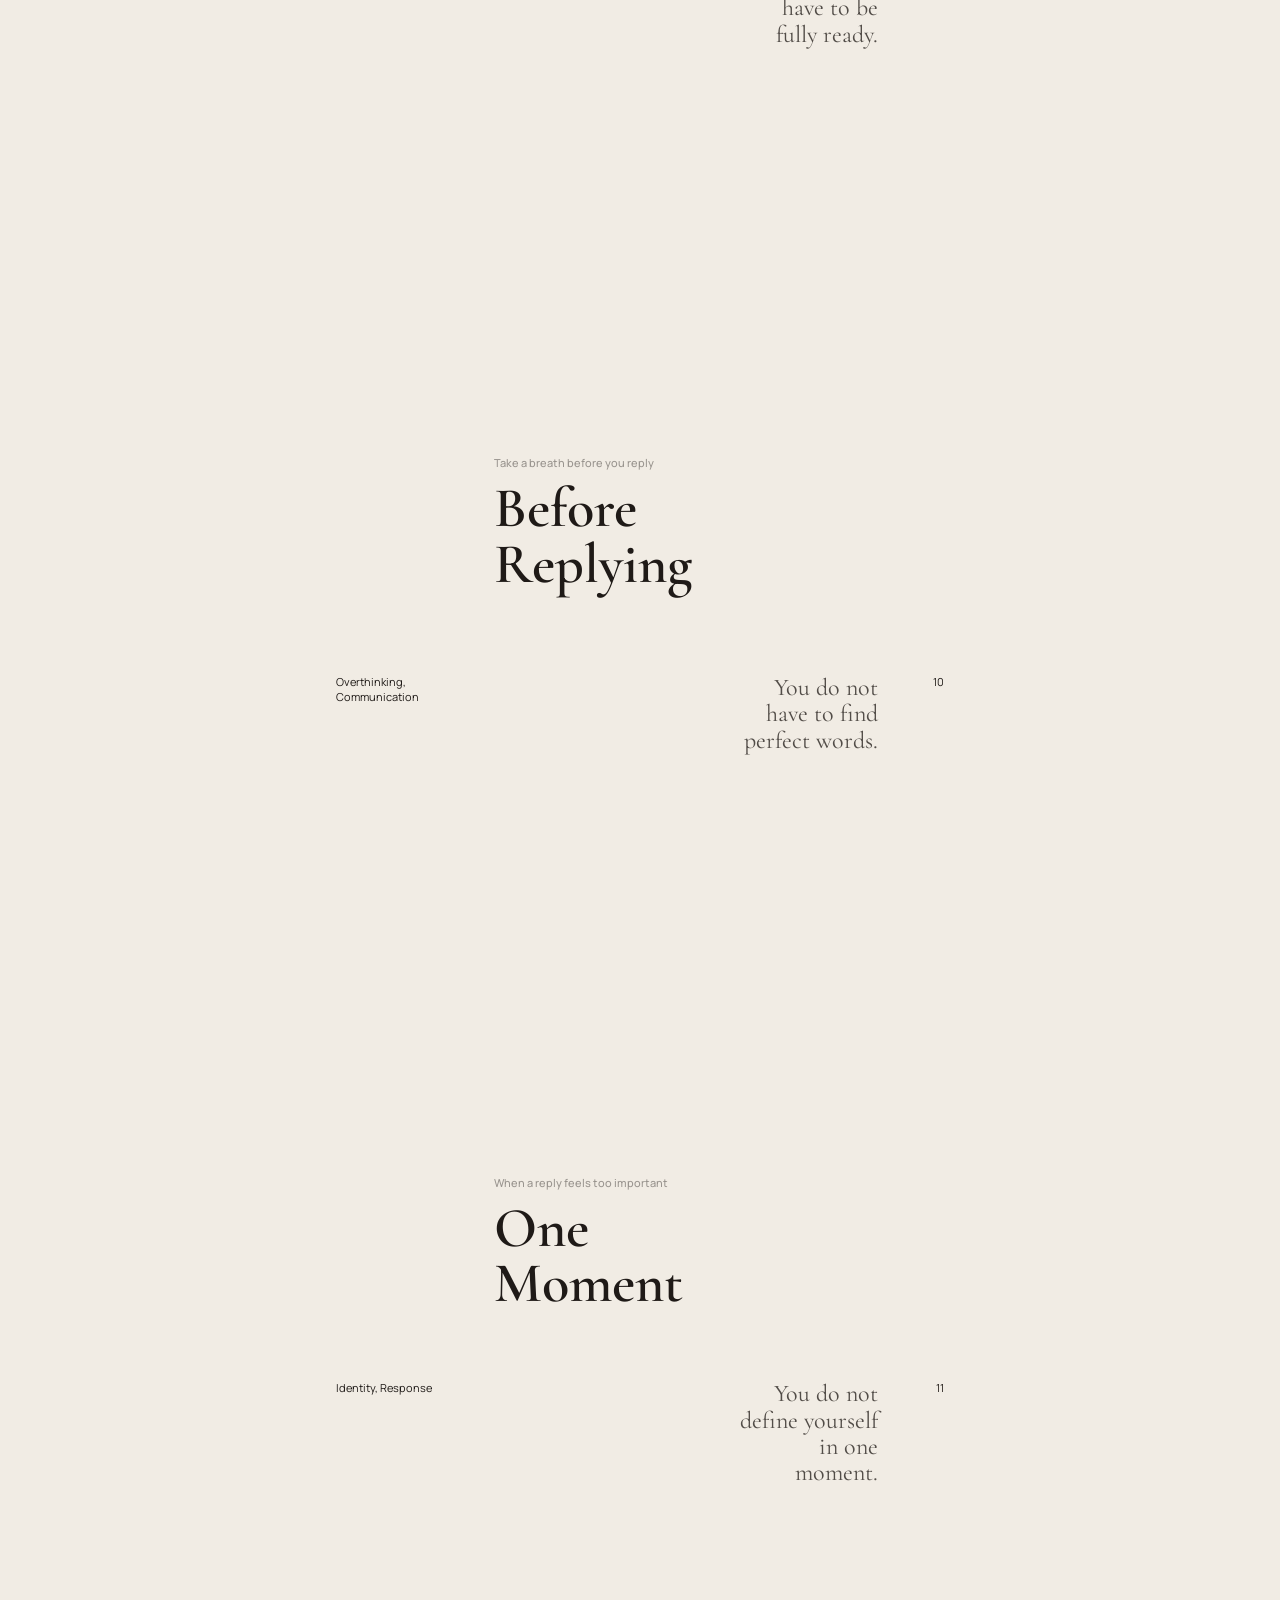
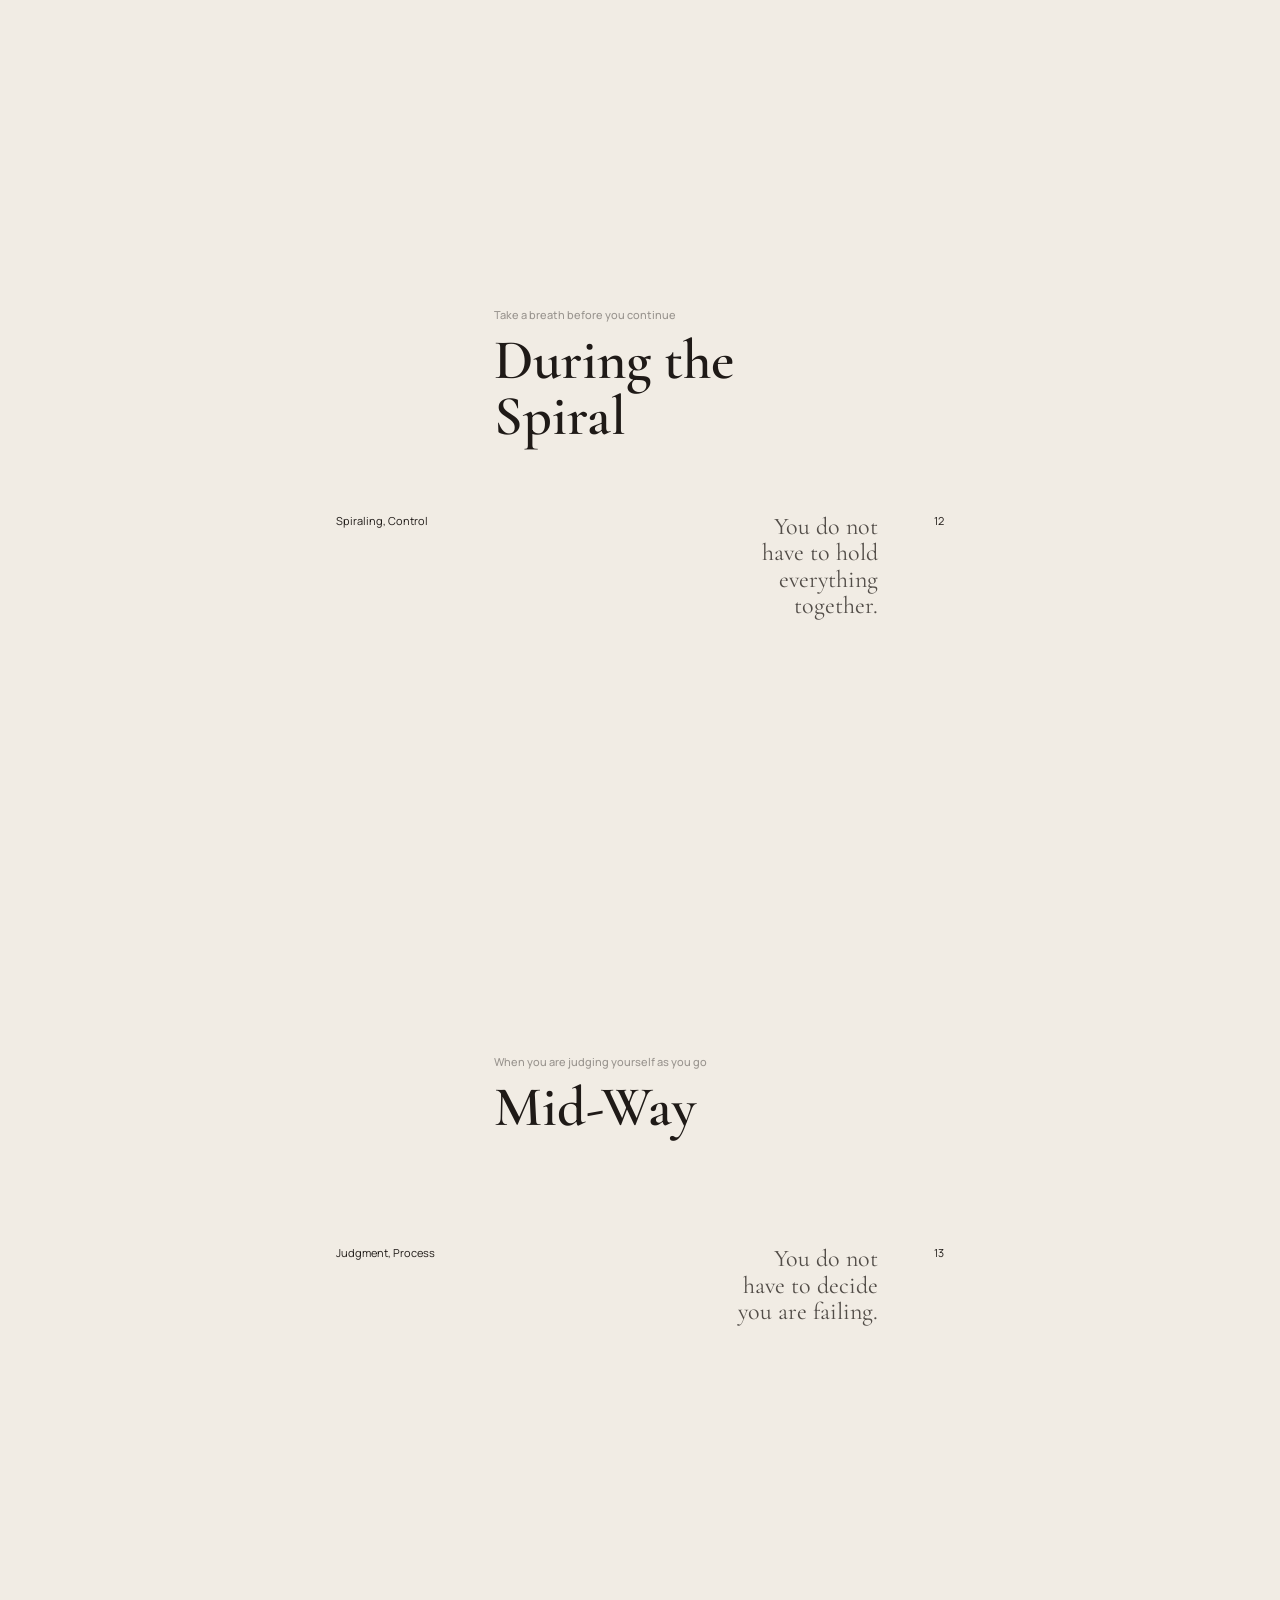
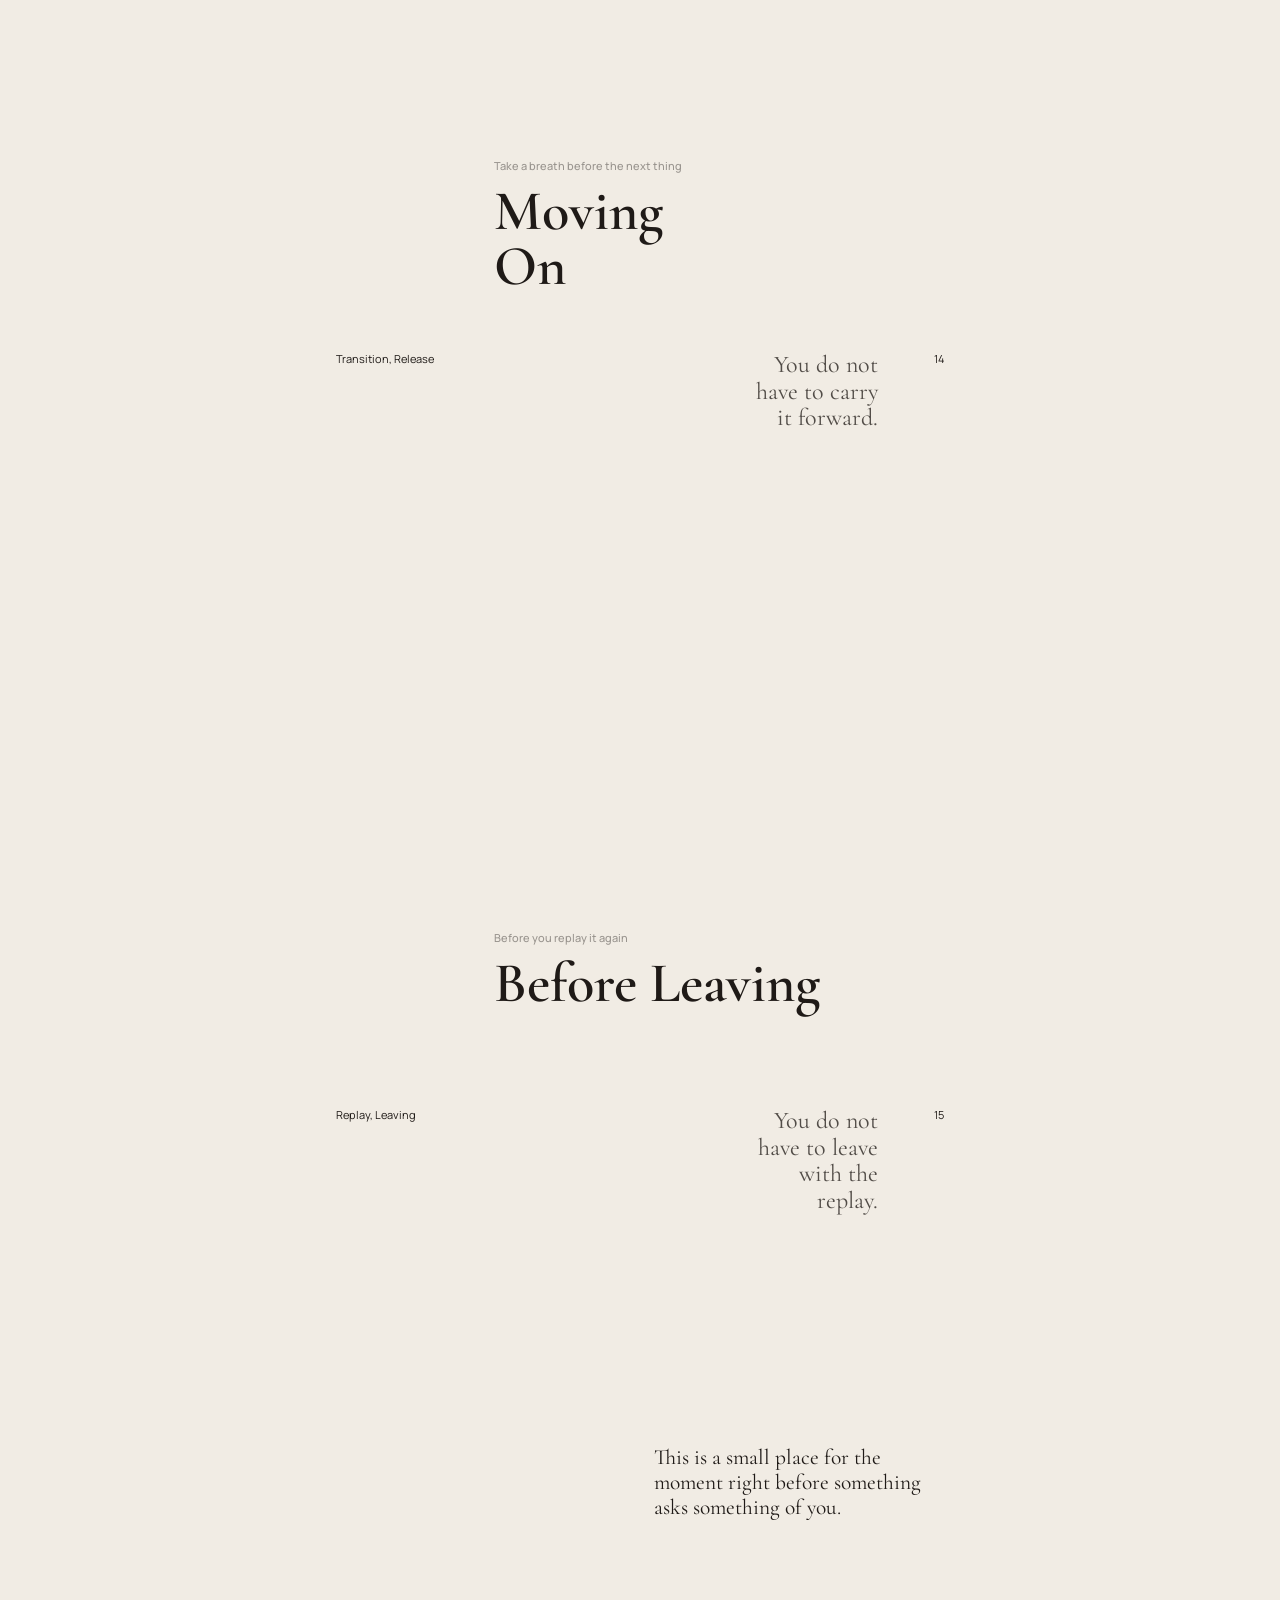
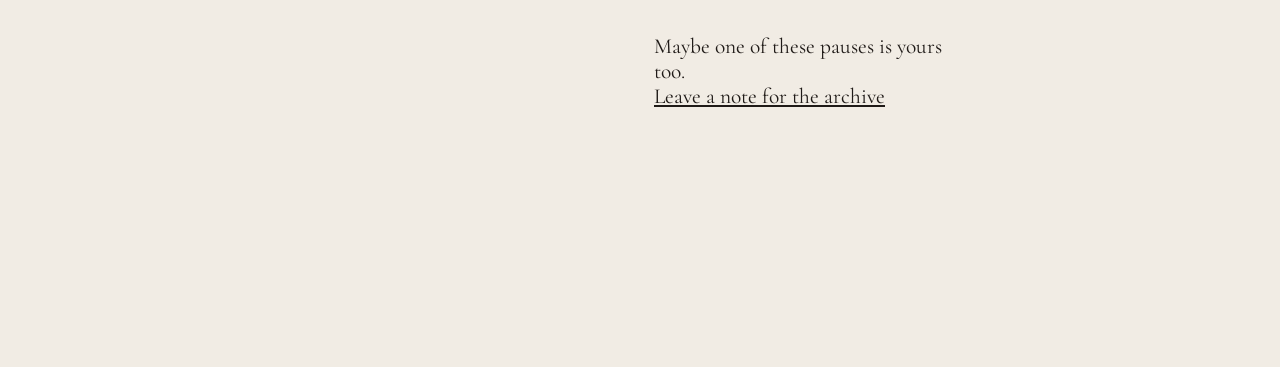
<file: Breathing Space/homepage/homepage.html>
<!DOCTYPE html>
<html lang="en">
  <head>
    <meta charset="UTF-8" />
    <meta name="viewport" content="width=device-width, initial-scale=1.0" />
    <title>Breathing Space</title>
    <link rel="preconnect" href="https://fonts.googleapis.com" />
    <link rel="preconnect" href="https://fonts.gstatic.com" crossorigin />
    <link
      href="https://fonts.googleapis.com/css2?family=Cormorant+Garamond:wght@400;500;600;700&amp;family=Manrope:wght@300;400;500;600;700;800&amp;display=swap"
      rel="stylesheet"
    />
    <link rel="stylesheet" href="styles.css" />
  </head>
  <body>
    <header class="site-header">
      <a class="logo" href="#moment-01" aria-label="Breathing Space home">
        BREATHING<span class="logo-mark">SPACE</span>
      </a>

      <nav class="primary-nav" aria-label="Primary navigation">
        <a href="#moment-01">Archive,</a>
        <a href="../about/index2.html">About,</a>
        <a href="../rules/index4.html">Rules,</a>
        <a href="../submit/index5.html">Submit,</a>
        <a href="../license/index.html">License</a>
      </nav>

      <p class="clock">A PAUSE BEFORE THE MOMENT</p>
      <a class="contact-top" href="mailto:hello@breathingspace.site">Contact</a>
    </header>

    <main class="page-shell">
      <aside class="moment-index" aria-label="Breathing Space index">
        <nav class="moment-list">
          <a class="is-active" href="#moment-01">Before Speaking</a>
          <a href="#moment-02">Sounding Certain</a>
          <a href="#moment-03">Before Asking</a>
          <a href="#moment-04">Before Entering</a>
          <a href="#moment-05">Being Seen</a>
          <a href="#moment-06">Being Liked</a>
          <a href="#moment-07">Before Starting</a>
          <a href="#moment-08">Catching Up</a>
          <a href="#moment-09">Feeling Ready</a>
          <a href="#moment-10">Before Replying</a>
          <a href="#moment-11">One Moment</a>
          <a href="#moment-12">During the Spiral</a>
          <a href="#moment-13">Mid-Way</a>
          <a href="#moment-14">Moving On</a>
          <a href="#moment-15">Before Leaving</a>
        </nav>

        <p class="view-switch">For anyone pausing at the door.</p>
      </aside>

      <section class="moment-stream" aria-label="Scrolling Breathing Space titles">
        <article
          class="moment-card"
          id="moment-01"
          data-title="Before Speaking"
          data-number="01"
          data-story-label="Voice, uncertainty"
        >
          <p class="moment-type">Voice, Uncertainty</p>
          <div class="text-visual">
            <span class="text-kicker">Take a breath before you speak</span>
            <h2><button class="prompt-title" type="button">Before Speaking</button></h2>
          </div>
          <p class="moment-service">You do not have to sound certain.</p>
          <p class="moment-number">01</p>
          <p class="story-source" hidden>
            I got called on before my thoughts had fully landed. My mind rushed
            to catch up, trying to form something that sounded right, something
            that made sense. For a second, I felt the pressure to speak
            immediately, to fill the silence before it became noticeable.
            Instead of rushing, I let the room stay quiet. It felt longer than
            it probably was, but I stayed with it. I took one breath, just
            enough to settle into where I actually was. Then I answered, not
            perfectly and not completely, but honestly. Nothing fell apart. The
            moment passed. It reminded me that I do not always have to respond
            from urgency. Sometimes, taking a second to pause is enough to shift
            everything.
          </p>
        </article>

        <article
          class="moment-card"
          id="moment-02"
          data-title="Sounding Certain"
          data-number="02"
          data-story-label="Confidence, pressure"
        >
          <p class="moment-type">Confidence, Pressure</p>
          <div class="text-visual is-tall">
            <span class="text-kicker">When confidence feels required</span>
            <h2><button class="prompt-title" type="button">Sounding Certain</button></h2>
          </div>
          <p class="moment-service">You can speak without proving yourself.</p>
          <p class="moment-number">02</p>
          <p class="story-source" hidden>
            I was in a meeting where everyone sounded like they already knew
            what they meant. When it was my turn, I felt myself reaching for a
            voice that sounded more certain than I felt. I wanted to make my
            sentence cleaner, stronger, less open to being questioned. Before I
            spoke, I paused long enough to notice that I was not actually
            confused. I was just afraid of sounding unfinished. I took one
            breath and let my answer stay honest. I said what I knew, and I
            left room for what I was still thinking through. No one needed me to
            become a final version of myself in that moment.
          </p>
        </article>

        <article
          class="moment-card"
          id="moment-03"
          data-title="Before Asking"
          data-number="03"
          data-story-label="Learning, belonging"
        >
          <p class="moment-type">Learning, Belonging</p>
          <div class="text-visual is-short">
            <span class="text-kicker">Take a breath before you ask</span>
            <h2><button class="prompt-title" type="button">Before Asking</button></h2>
          </div>
          <p class="moment-service">You do not have to already know.</p>
          <p class="moment-number">03</p>
          <p class="story-source" hidden>
            I almost did not ask because everyone else seemed to understand
            what was happening. The question was simple, but in my head it
            started to sound like proof that I was behind. I kept waiting for
            someone else to ask it first. No one did. I felt my face get warm
            and my hand stayed still on the table. Before I swallowed the
            question, I took a breath and reminded myself that needing something
            explained did not mean I did not belong there. I asked it plainly.
            A few people nodded like they had needed it too. The room did not
            reject me for not knowing. It opened a little.
          </p>
        </article>

        <article
          class="moment-card"
          id="moment-04"
          data-title="Before Entering"
          data-number="04"
          data-story-label="Presence, social space"
        >
          <p class="moment-type">Presence, Social Space</p>
          <div class="text-visual">
            <span class="text-kicker">Take a breath before you walk in</span>
            <h2><button class="prompt-title" type="button">Before Entering</button></h2>
          </div>
          <p class="moment-service">You do not have to perform.</p>
          <p class="moment-number">04</p>
          <p class="story-source" hidden>
            I stood outside the doorway with one hand close to the handle,
            listening to the room already happening without me. I could hear
            people laughing, chairs moving, someone starting a sentence I was
            not part of yet. My body wanted to prepare a version of myself
            before I entered: lighter, easier, less nervous, more ready. I
            noticed how quickly I was trying to perform before anyone had even
            seen me. So I waited for one breath. I let my shoulders drop and
            reminded myself that I did not have to arrive already adjusted for
            everyone else. Then I opened the door. The room did not change, but
            I did. I entered with a little more room inside myself.
          </p>
        </article>

        <article
          class="moment-card"
          id="moment-05"
          data-title="Being Seen"
          data-number="05"
          data-story-label="Perception, control"
        >
          <p class="moment-type">Perception, Control</p>
          <div class="text-visual is-small">
            <span class="text-kicker">Before the room reads you</span>
            <h2><button class="prompt-title" type="button">Being Seen</button></h2>
          </div>
          <p class="moment-service">You do not have to control how you are seen.</p>
          <p class="moment-number">05</p>
          <p class="story-source" hidden>
            I walked into the room and immediately started imagining how I
            looked from every angle. My posture, my face, my clothes, the way I
            held my bag, all of it felt suddenly visible. I wanted to adjust
            everything before anyone could decide something about me. For a
            moment, I was not really in the room. I was watching myself be
            watched. I stopped near the wall and took one breath. It reminded me
            that I could not manage every version of myself that existed in
            other people's minds. I could only return to the body I was
            actually standing in. I let myself be seen without trying to edit
            the whole image.
          </p>
        </article>

        <article
          class="moment-card"
          id="moment-06"
          data-title="Being Liked"
          data-number="06"
          data-story-label="Approval, arrival"
        >
          <p class="moment-type">Approval, Arrival</p>
          <div class="text-visual is-wide">
            <span class="text-kicker">Before trying to win people over</span>
            <h2><button class="prompt-title" type="button">Being Liked</button></h2>
          </div>
          <p class="moment-service">You do not have to be liked immediately.</p>
          <p class="moment-number">06</p>
          <p class="story-source" hidden>
            I met a group of people and felt the old need to become easy to
            like as quickly as possible. I laughed a little faster than I meant
            to. I searched for the right expression, the right tone, the right
            thing to say so no one would feel unsure about me. Before I entered
            the conversation fully, I noticed how much I was trying to win the
            room before anyone had even asked anything from me. I took a breath
            and let myself arrive slower. I did not need instant proof that I
            was welcome. I could be present without auditioning for approval.
            Being liked could happen later, or not, and I would still be there.
          </p>
        </article>

        <article
          class="moment-card"
          id="moment-07"
          data-title="Before Starting"
          data-number="07"
          data-story-label="Pressure, expectations"
        >
          <p class="moment-type">Pressure, Expectations</p>
          <div class="text-visual">
            <span class="text-kicker">Take a breath before you begin</span>
            <h2><button class="prompt-title" type="button">Before Starting</button></h2>
          </div>
          <p class="moment-service">You do not have to start perfectly.</p>
          <p class="moment-number">07</p>
          <p class="story-source" hidden>
            I sat in front of the blank page for so long that starting began to
            feel like a test. Every first sentence sounded too obvious or too
            dramatic. I kept telling myself I needed a clearer idea before I
            could begin, but really I was afraid of making the first mark and
            finding out it was wrong. My hands were still on the keyboard. The
            cursor blinked like it was waiting for me to become ready. I took a
            breath and wrote one sentence that did not have to stay. It was not
            beautiful, but it gave the rest of the work somewhere to land.
            Starting stopped being a performance and became a small movement.
          </p>
        </article>

        <article
          class="moment-card"
          id="moment-08"
          data-title="Catching Up"
          data-number="08"
          data-story-label="Progress, comparison"
        >
          <p class="moment-type">Progress, Comparison</p>
          <div class="text-visual is-tall">
            <span class="text-kicker">When you should be further ahead</span>
            <h2><button class="prompt-title" type="button">Catching Up</button></h2>
          </div>
          <p class="moment-service">You do not have to catch up all at once.</p>
          <p class="moment-number">08</p>
          <p class="story-source" hidden>
            I opened the group chat after being away for a few days and felt
            like I had entered late into my own life. There were messages,
            decisions, photos, reminders, and plans I had missed. My first
            instinct was to answer everything immediately, to prove I was still
            part of it and had not fallen behind. The more I scrolled, the more
            impossible it felt. I stopped before replying and took one breath. I
            chose one message to answer first. Then one task. Then one person.
            I did not repair the whole gap at once, but I did return. That was
            enough for the moment. Catching up could happen in pieces.
          </p>
        </article>

        <article
          class="moment-card"
          id="moment-09"
          data-title="Feeling Ready"
          data-number="09"
          data-story-label="Delay, readiness"
        >
          <p class="moment-type">Delay, Readiness</p>
          <div class="text-visual is-short">
            <span class="text-kicker">Before waiting turns into hiding</span>
            <h2><button class="prompt-title" type="button">Feeling Ready</button></h2>
          </div>
          <p class="moment-service">You do not have to be fully ready.</p>
          <p class="moment-number">09</p>
          <p class="story-source" hidden>
            I kept waiting to feel ready before I sent the application. I read
            it again, changed one word, moved one sentence, then convinced
            myself I should wait until morning. It had started as care, but by
            then it felt more like hiding. The moment before pressing submit
            made my whole body tense. I wanted a sign that I would not regret
            it. Instead, I took one breath and let readiness be smaller than
            certainty. I checked that the important parts were there. Then I
            sent it. I did not suddenly feel fearless, but I felt myself move.
            Sometimes readiness arrives only after the thing has already begun.
          </p>
        </article>

        <article
          class="moment-card"
          id="moment-10"
          data-title="Before Replying"
          data-number="10"
          data-story-label="Overthinking, communication"
        >
          <p class="moment-type">Overthinking, Communication</p>
          <div class="text-visual">
            <span class="text-kicker">Take a breath before you reply</span>
            <h2><button class="prompt-title" type="button">Before Replying</button></h2>
          </div>
          <p class="moment-service">You do not have to find perfect words.</p>
          <p class="moment-number">10</p>
          <p class="story-source" hidden>
            The message sat on my screen while I rewrote the first sentence
            over and over. Every version sounded too cold, too eager, too much,
            not enough. I could feel myself trying to solve the whole
            relationship through one reply. My thumb hovered over the keyboard,
            but nothing felt safe to send. I put the phone down for a second and
            took a breath before answering. The pause helped me notice that I
            was not writing a final statement about who I was. I was just
            responding to one message. I picked the simplest honest sentence and
            sent it before I could keep polishing it into something empty. The
            reply was not perfect, but it was real.
          </p>
        </article>

        <article
          class="moment-card"
          id="moment-11"
          data-title="One Moment"
          data-number="11"
          data-story-label="Identity, response"
        >
          <p class="moment-type">Identity, Response</p>
          <div class="text-visual is-small">
            <span class="text-kicker">When a reply feels too important</span>
            <h2><button class="prompt-title" type="button">One Moment</button></h2>
          </div>
          <p class="moment-service">You do not define yourself in one moment.</p>
          <p class="moment-number">11</p>
          <p class="story-source" hidden>
            I said something awkward and felt the room tilt around it. It was
            not even a huge mistake, but my mind made it enormous. I could feel
            myself wanting to explain, correct, smooth it over, or become
            invisible. The moment started to feel like a verdict on my whole
            personality. Before I rushed to fix it, I took a breath. I reminded
            myself that one sentence was not my entire self. It was just a
            sentence that had landed strangely. I let the conversation keep
            moving instead of dragging everyone back to my panic. Later, I
            barely remembered the exact words. What stayed with me was the
            relief of not turning one moment into an identity.
          </p>
        </article>

        <article
          class="moment-card"
          id="moment-12"
          data-title="During the Spiral"
          data-number="12"
          data-story-label="Spiraling, control"
        >
          <p class="moment-type">Spiraling, Control</p>
          <div class="text-visual is-wide">
            <span class="text-kicker">Take a breath before you continue</span>
            <h2><button class="prompt-title" type="button">During the Spiral</button></h2>
          </div>
          <p class="moment-service">You do not have to hold everything together.</p>
          <p class="moment-number">12</p>
          <p class="story-source" hidden>
            I was halfway through a thought when it started multiplying. One
            worry became three, then five, then a whole imagined future I could
            not control. I kept trying to solve it by thinking harder, but that
            only made the spiral move faster. My chest felt tight and every
            small detail seemed important. Before I answered another message or
            made another plan, I stopped and took one breath. It did not solve
            the situation. It did not make me calm all at once. But it gave me
            one second where I was not feeding the spiral. I let myself put down
            the job of holding everything together. For that moment, breathing
            was the only task.
          </p>
        </article>

        <article
          class="moment-card"
          id="moment-13"
          data-title="Mid-Way"
          data-number="13"
          data-story-label="Judgment, process"
        >
          <p class="moment-type">Judgment, Process</p>
          <div class="text-visual">
            <span class="text-kicker">When you are judging yourself as you go</span>
            <h2><button class="prompt-title" type="button">Mid-Way</button></h2>
          </div>
          <p class="moment-service">You do not have to decide you are failing.</p>
          <p class="moment-number">13</p>
          <p class="story-source" hidden>
            I was in the middle of presenting when I started listening to
            myself from outside my body. I noticed every pause, every repeated
            word, every slide that did not feel as clear as I wanted. The more I
            judged it, the harder it became to continue. I could feel myself
            deciding, while still speaking, that I was failing. Before that
            thought took over completely, I took one breath between sentences.
            It was small enough that no one noticed, but I did. I returned to
            the next point instead of reviewing the whole presentation in my
            head. I did not need to decide what the work was worth while I was
            still inside it.
          </p>
        </article>

        <article
          class="moment-card"
          id="moment-14"
          data-title="Moving On"
          data-number="14"
          data-story-label="Transition, release"
        >
          <p class="moment-type">Transition, Release</p>
          <div class="text-visual is-tall">
            <span class="text-kicker">Take a breath before the next thing</span>
            <h2><button class="prompt-title" type="button">Moving On</button></h2>
          </div>
          <p class="moment-service">You do not have to carry it forward.</p>
          <p class="moment-number">14</p>
          <p class="story-source" hidden>
            I left one meeting and immediately opened the next tab, but my body
            was still in the first room. I was carrying a comment someone made,
            a question I wished I had answered differently, and the pressure of
            already being late to the next thing. Before I clicked into the new
            call, I stopped. I took one breath between the two spaces. It felt
            almost too small to matter, but it helped me notice that I was
            dragging the last moment into the next one. I did not need to arrive
            carrying everything that had just happened. I could let one thing
            end before asking myself to begin again.
          </p>
        </article>

        <article
          class="moment-card"
          id="moment-15"
          data-title="Before Leaving"
          data-number="15"
          data-story-label="Replay, leaving"
        >
          <p class="moment-type">Replay, Leaving</p>
          <div class="text-visual is-short">
            <span class="text-kicker">Before you replay it again</span>
            <h2><button class="prompt-title" type="button">Before Leaving</button></h2>
          </div>
          <p class="moment-service">You do not have to leave with the replay.</p>
          <p class="moment-number">15</p>
          <p class="story-source" hidden>
            I reached the door after the conversation ended, but my mind had
            already started going back through everything I said. I replayed my
            tone, my face, the small pause after my answer, the joke I was not
            sure landed. Even while leaving, I was still trying to fix the room
            behind me. My hand was on the door and I realized I was carrying
            the whole interaction out with me. I stopped before stepping
            through and took one breath. It did not erase the replay, but it
            gave me a place to put it down for a second. I let leaving be just
            leaving. I did not have to keep performing after the moment was
            over.
          </p>
        </article>

        <section class="about-panel" id="about" aria-label="About">
          <p>
            This is a small place for the moment right before something asks
            something of you.
          </p>
          <p>
            Maybe one of these pauses is yours too.<br />
            <a href="../submit/index5.html">Leave a note for the archive</a>
          </p>
        </section>
      </section>

      <aside class="moment-status" aria-label="Current moment">
        <p class="status-title">Before Speaking</p>
        <p class="status-number">01</p>
        <p class="copyright">Held open under CC BY-NC-SA 4.0.</p>
      </aside>
    </main>

    <script src="script.js"></script>
  </body>
</html>
</file>
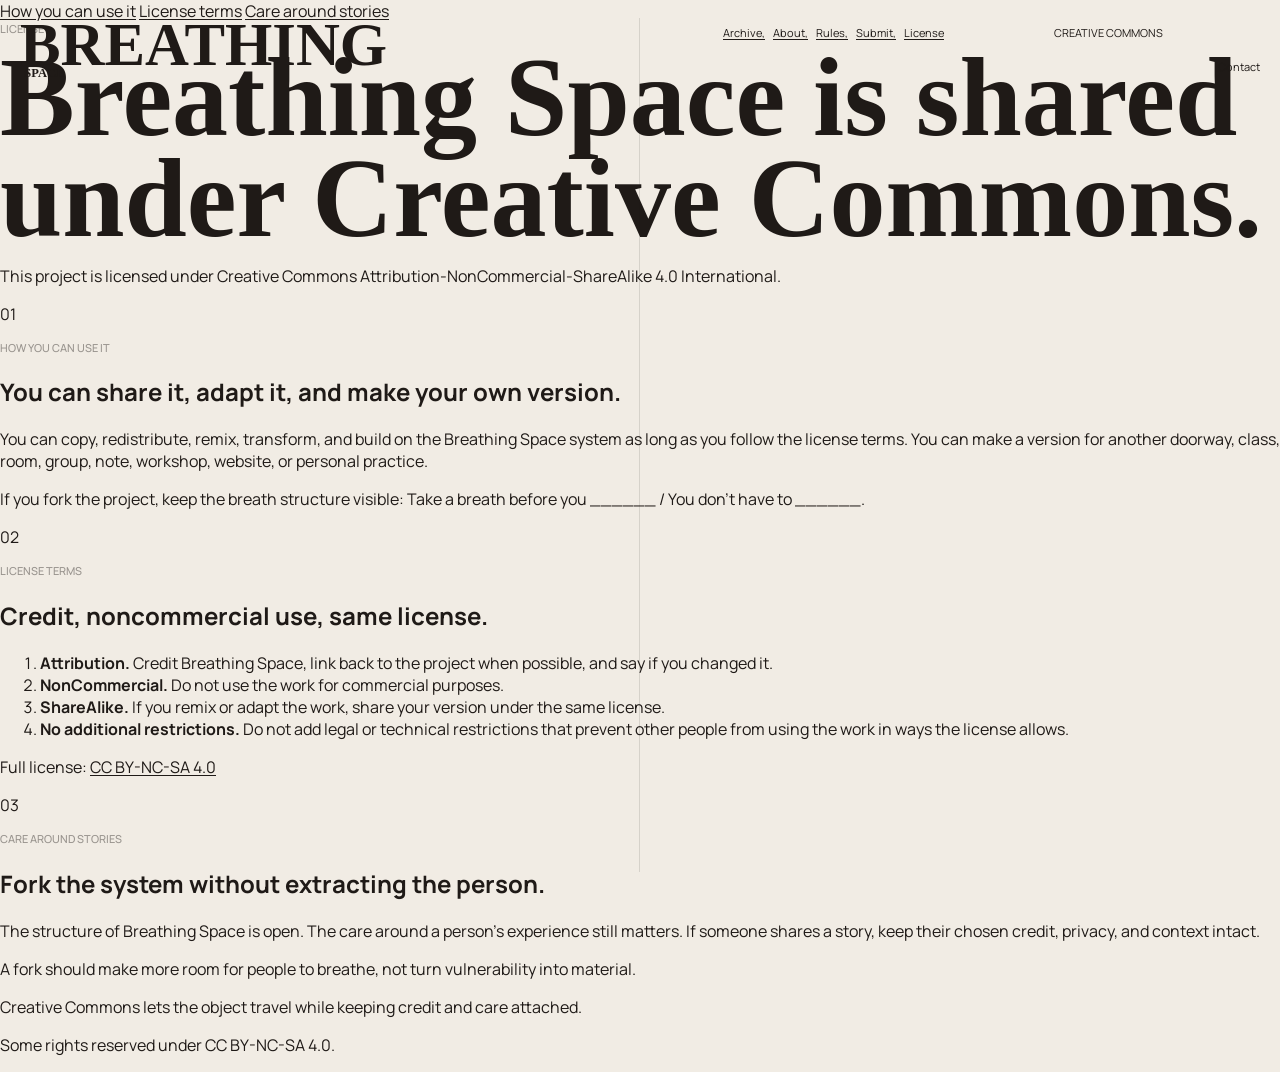
<file: Breathing Space/license/index6.html>
<!DOCTYPE html>
<html lang="en">
  <head>
    <meta charset="UTF-8" />
    <meta name="viewport" content="width=device-width, initial-scale=1.0" />
    <title>License | Breathing Space</title>
    <link rel="preconnect" href="https://fonts.googleapis.com" />
    <link rel="preconnect" href="https://fonts.gstatic.com" crossorigin />
    <link
      href="https://fonts.googleapis.com/css2?family=Manrope:wght@300;400;500;600;700;800&amp;display=swap"
      rel="stylesheet"
    />
    <link rel="stylesheet" href="style.css" />
  </head>
  <body>
    <header class="site-header">
      <a class="logo" href="../homepage/homepage.html" aria-label="Breathing Space home">
        BREATHING<span class="logo-mark">SPACE</span>
      </a>

      <nav class="primary-nav" aria-label="Primary navigation">
        <a href="../homepage/homepage.html">Archive,</a>
        <a href="../about/index2.html">About,</a>
        <a href="../rules/index4.html">Rules,</a>
        <a href="../submit/index5.html">Submit,</a>
        <a href="#license">License</a>
      </nav>

      <p class="clock">CREATIVE COMMONS</p>
      <a class="contact-top" href="mailto:hello@breathingspace.site">Contact</a>
    </header>

    <main class="license-shell" id="license">
      <aside class="license-index" aria-label="License index">
        <nav>
          <a href="#use">How you can use it</a>
          <a href="#terms">License terms</a>
          <a href="#care">Care around stories</a>
        </nav>
      </aside>

      <section class="license-main" aria-label="Breathing Space license">
        <section class="license-hero">
          <p class="section-kicker">License</p>
          <h1>Breathing Space is shared under Creative Commons.</h1>
          <p class="lead">
            This project is licensed under Creative Commons
            Attribution-NonCommercial-ShareAlike 4.0 International.
          </p>
        </section>

        <section class="license-section" id="use">
          <p class="section-number">01</p>
          <div class="section-body">
            <p class="section-kicker">How you can use it</p>
            <h2>You can share it, adapt it, and make your own version.</h2>
            <p>
              You can copy, redistribute, remix, transform, and build on the
              Breathing Space system as long as you follow the license terms.
              You can make a version for another doorway, class, room, group,
              note, workshop, website, or personal practice.
            </p>
            <p>
              If you fork the project, keep the breath structure visible:
              Take a breath before you ______ / You don&apos;t have to ______.
            </p>
          </div>
        </section>

        <section class="license-section" id="terms">
          <p class="section-number">02</p>
          <div class="section-body">
            <p class="section-kicker">License terms</p>
            <h2>Credit, noncommercial use, same license.</h2>
            <ol class="license-list">
              <li>
                <span>
                  <strong>Attribution.</strong>
                  Credit Breathing Space, link back to the project when
                  possible, and say if you changed it.
                </span>
              </li>
              <li>
                <span>
                  <strong>NonCommercial.</strong>
                  Do not use the work for commercial purposes.
                </span>
              </li>
              <li>
                <span>
                  <strong>ShareAlike.</strong>
                  If you remix or adapt the work, share your version under the
                  same license.
                </span>
              </li>
              <li>
                <span>
                  <strong>No additional restrictions.</strong>
                  Do not add legal or technical restrictions that prevent other
                  people from using the work in ways the license allows.
                </span>
              </li>
            </ol>
            <p class="license-link">
              Full license:
              <a href="https://creativecommons.org/licenses/by-nc-sa/4.0/">
                CC BY-NC-SA 4.0
              </a>
            </p>
          </div>
        </section>

        <section class="license-section" id="care">
          <p class="section-number">03</p>
          <div class="section-body">
            <p class="section-kicker">Care around stories</p>
            <h2>Fork the system without extracting the person.</h2>
            <p>
              The structure of Breathing Space is open. The care around a
              person&apos;s experience still matters. If someone shares a story,
              keep their chosen credit, privacy, and context intact.
            </p>
            <p>
              A fork should make more room for people to breathe, not turn
              vulnerability into material.
            </p>
          </div>
        </section>
      </section>

      <aside class="license-status" aria-label="License note">
        <p class="side-note">
          Creative Commons lets the object travel while keeping credit and care
          attached.
        </p>
        <p class="footer-note">Some rights reserved under CC BY-NC-SA 4.0.</p>
      </aside>
    </main>
  </body>
</html>
</file>
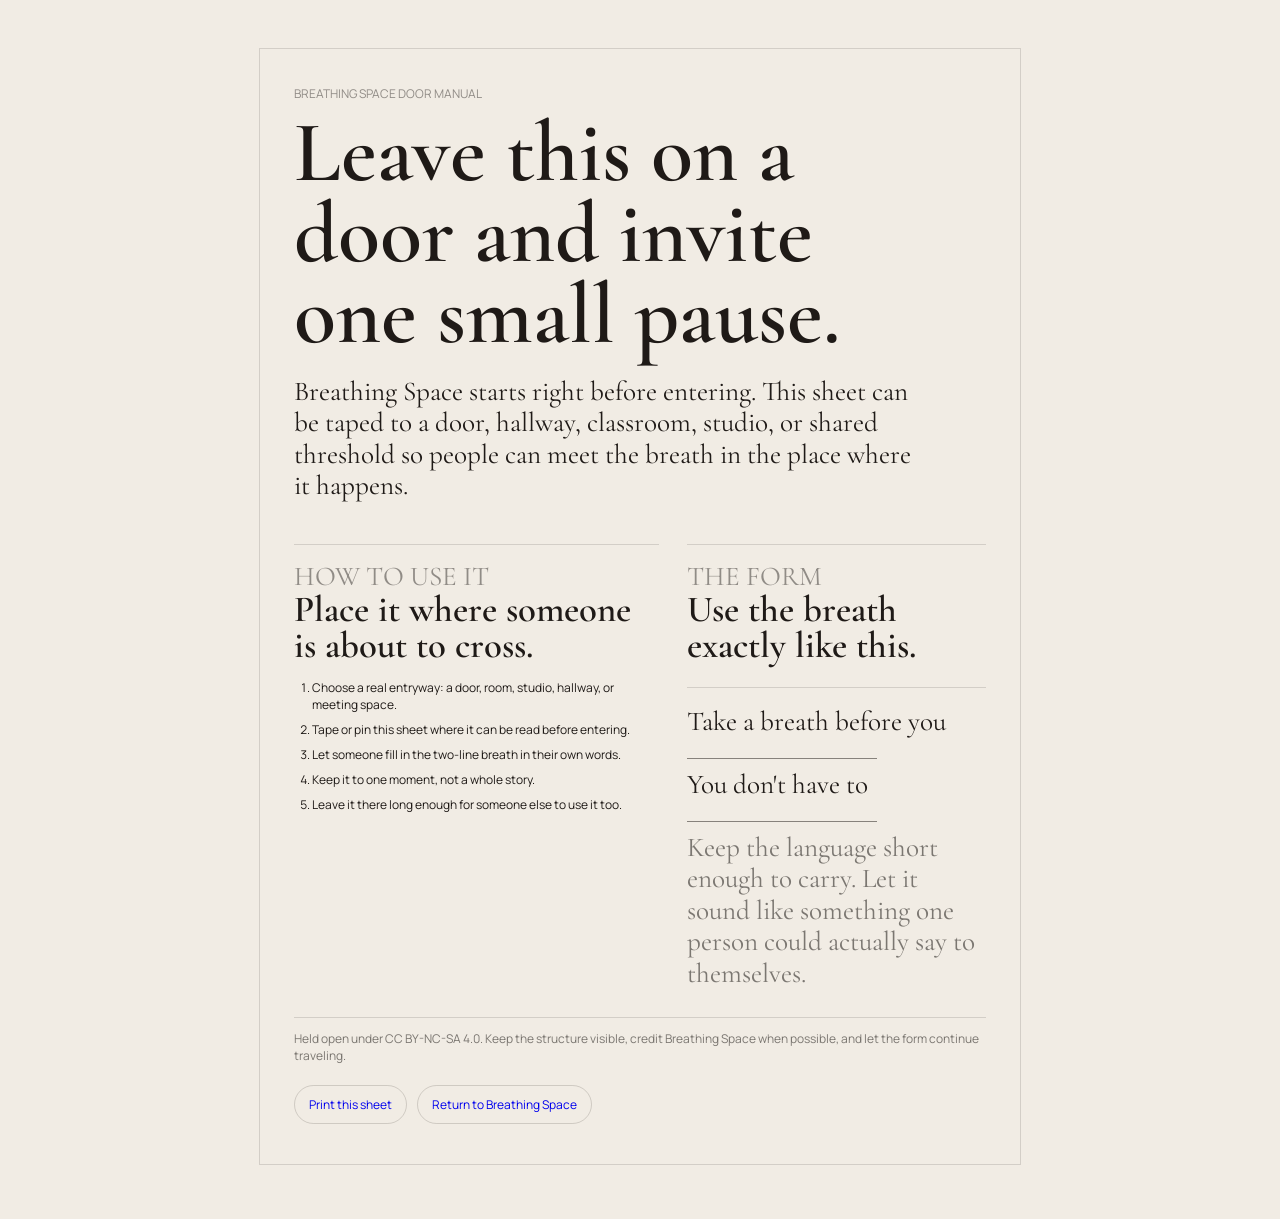
<file: Breathing Space/rules/door-manual.html>
<!DOCTYPE html>
<html lang="en">
  <head>
    <meta charset="UTF-8" />
    <meta name="viewport" content="width=device-width, initial-scale=1.0" />
    <title>Breathing Space Door Manual</title>
    <link rel="preconnect" href="https://fonts.googleapis.com" />
    <link rel="preconnect" href="https://fonts.gstatic.com" crossorigin />
    <link
      href="https://fonts.googleapis.com/css2?family=Cormorant+Garamond:wght@400;500;600;700&amp;family=Manrope:wght@300;400;500;600;700&amp;display=swap"
      rel="stylesheet"
    />
    <style>
      * {
        box-sizing: border-box;
      }

      :root {
        color-scheme: light;
      }

      body {
        background: #f1ece4;
        color: #1f1a17;
        font-family: "Manrope", Arial, sans-serif;
        margin: 0;
      }

      .sheet {
        margin: 0 auto;
        max-width: 850px;
        min-height: 100vh;
        padding: 48px 44px 54px;
      }

      .sheet-inner {
        border: 1px solid rgba(31, 26, 23, 0.14);
        min-height: calc(100vh - 102px);
        padding: 36px 34px 40px;
      }

      .kicker,
      .small-note,
      .rule-list,
      .permission,
      .print-actions {
        font-size: 12px;
        line-height: 1.42;
      }

      .kicker {
        color: rgba(31, 26, 23, 0.46);
        margin: 0 0 10px;
        text-transform: uppercase;
      }

      h1,
      h2 {
        font-family: "Cormorant Garamond", Georgia, serif;
        font-weight: 600;
        letter-spacing: 0;
        margin: 0;
      }

      h1 {
        font-size: clamp(3.2rem, 7vw, 5.4rem);
        line-height: 0.94;
        max-width: 640px;
      }

      .lead,
      .breath-form,
      .block p {
        font-family: "Cormorant Garamond", Georgia, serif;
        font-size: 1.7rem;
        line-height: 1.16;
        margin: 0;
      }

      .lead {
        margin-top: 20px;
        max-width: 620px;
      }

      .manual-grid {
        display: grid;
        gap: 28px;
        grid-template-columns: minmax(0, 1.1fr) minmax(0, 0.9fr);
        margin-top: 42px;
      }

      .block {
        border-top: 1px solid rgba(31, 26, 23, 0.14);
        padding-top: 16px;
      }

      h2 {
        font-size: 2.3rem;
        line-height: 0.98;
        margin-bottom: 12px;
      }

      .rule-list {
        list-style: decimal;
        margin: 14px 0 0 18px;
        padding: 0;
      }

      .rule-list li + li {
        margin-top: 8px;
      }

      .breath-form {
        border-top: 1px solid rgba(31, 26, 23, 0.14);
        margin-top: 22px;
        padding-top: 18px;
      }

      .blank-line {
        border-bottom: 1px solid rgba(31, 26, 23, 0.5);
        display: inline-block;
        min-width: 190px;
        transform: translateY(-2px);
      }

      .small-note {
        color: rgba(31, 26, 23, 0.56);
        margin: 24px 0 0;
        max-width: 520px;
      }

      .permission {
        border-top: 1px solid rgba(31, 26, 23, 0.14);
        color: rgba(31, 26, 23, 0.56);
        margin-top: 28px;
        padding-top: 12px;
      }

      .print-actions {
        display: flex;
        gap: 10px;
        margin: 20px 0 0;
      }

      .print-link {
        border: 1px solid rgba(31, 26, 23, 0.16);
        border-radius: 999px;
        padding: 10px 14px;
        text-decoration: none;
      }

      @media print {
        body {
          background: #ffffff;
        }

        .sheet {
          max-width: none;
          padding: 0;
        }

        .sheet-inner {
          border: 0;
          min-height: auto;
          padding: 0;
        }

        .print-actions {
          display: none;
        }
      }

      @media (max-width: 760px) {
        .sheet {
          padding: 20px 16px 24px;
        }

        .sheet-inner {
          min-height: auto;
          padding: 24px 20px 28px;
        }

        .manual-grid {
          grid-template-columns: 1fr;
        }

        .lead,
        .breath-form,
        .block p {
          font-size: 1.38rem;
        }
      }
    </style>
  </head>
  <body>
    <main class="sheet">
      <div class="sheet-inner">
        <p class="kicker">Breathing Space Door Manual</p>
        <h1>Leave this on a door and invite one small pause.</h1>
        <p class="lead">
          Breathing Space starts right before entering. This sheet can be taped
          to a door, hallway, classroom, studio, or shared threshold so people
          can meet the breath in the place where it happens.
        </p>

        <div class="manual-grid">
          <section class="block">
            <p class="kicker">How to use it</p>
            <h2>Place it where someone is about to cross.</h2>
            <ol class="rule-list">
              <li>Choose a real entryway: a door, room, studio, hallway, or meeting space.</li>
              <li>Tape or pin this sheet where it can be read before entering.</li>
              <li>Let someone fill in the two-line breath in their own words.</li>
              <li>Keep it to one moment, not a whole story.</li>
              <li>Leave it there long enough for someone else to use it too.</li>
            </ol>
          </section>

          <section class="block">
            <p class="kicker">The form</p>
            <h2>Use the breath exactly like this.</h2>
            <div class="breath-form">
              Take a breath before you <span class="blank-line"></span><br />
              You don&apos;t have to <span class="blank-line"></span>
            </div>
            <p class="small-note">
              Keep the language short enough to carry. Let it sound like
              something one person could actually say to themselves.
            </p>
          </section>
        </div>

        <p class="permission">
          Held open under CC BY-NC-SA 4.0. Keep the structure visible, credit
          Breathing Space when possible, and let the form continue traveling.
        </p>

        <div class="print-actions">
          <a class="print-link" href="#" onclick="window.print(); return false;">Print this sheet</a>
          <a class="print-link" href="../homepage/homepage.html">Return to Breathing Space</a>
        </div>
      </div>
    </main>
  </body>
</html>
</file>
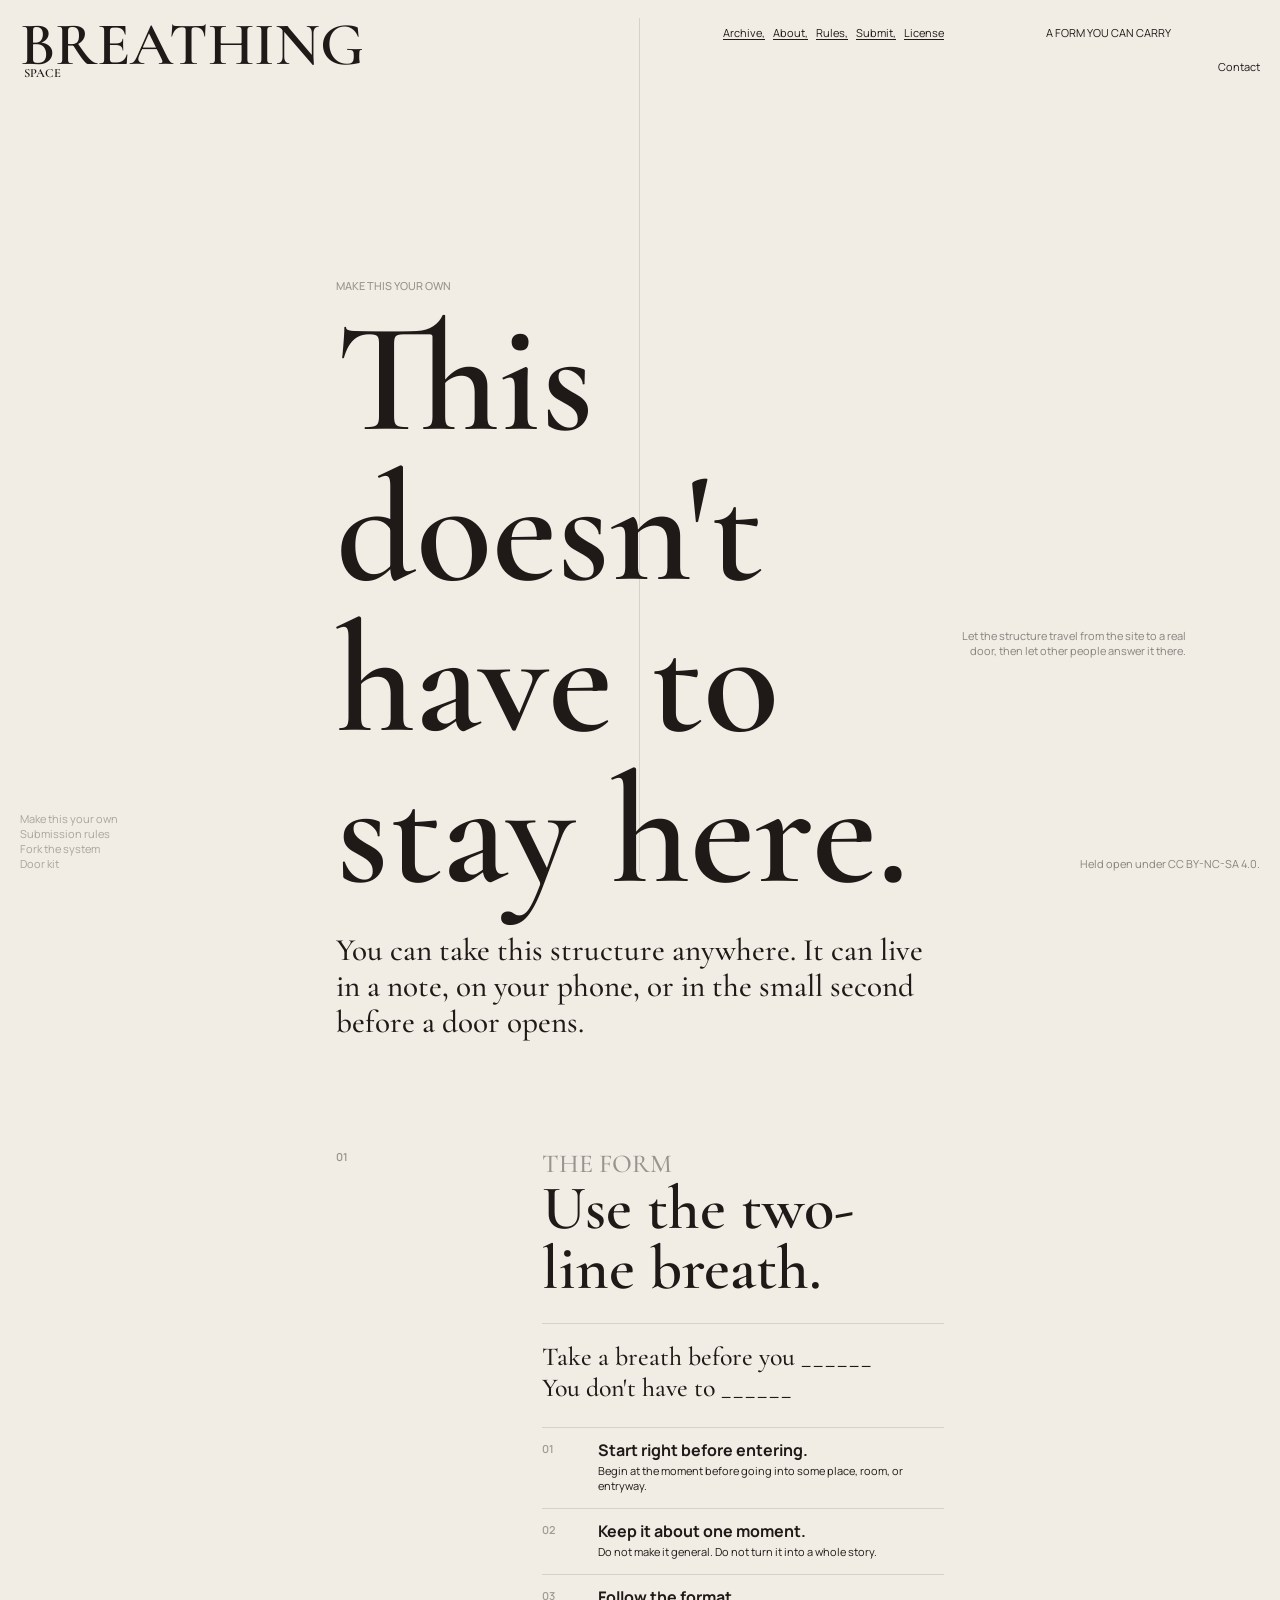
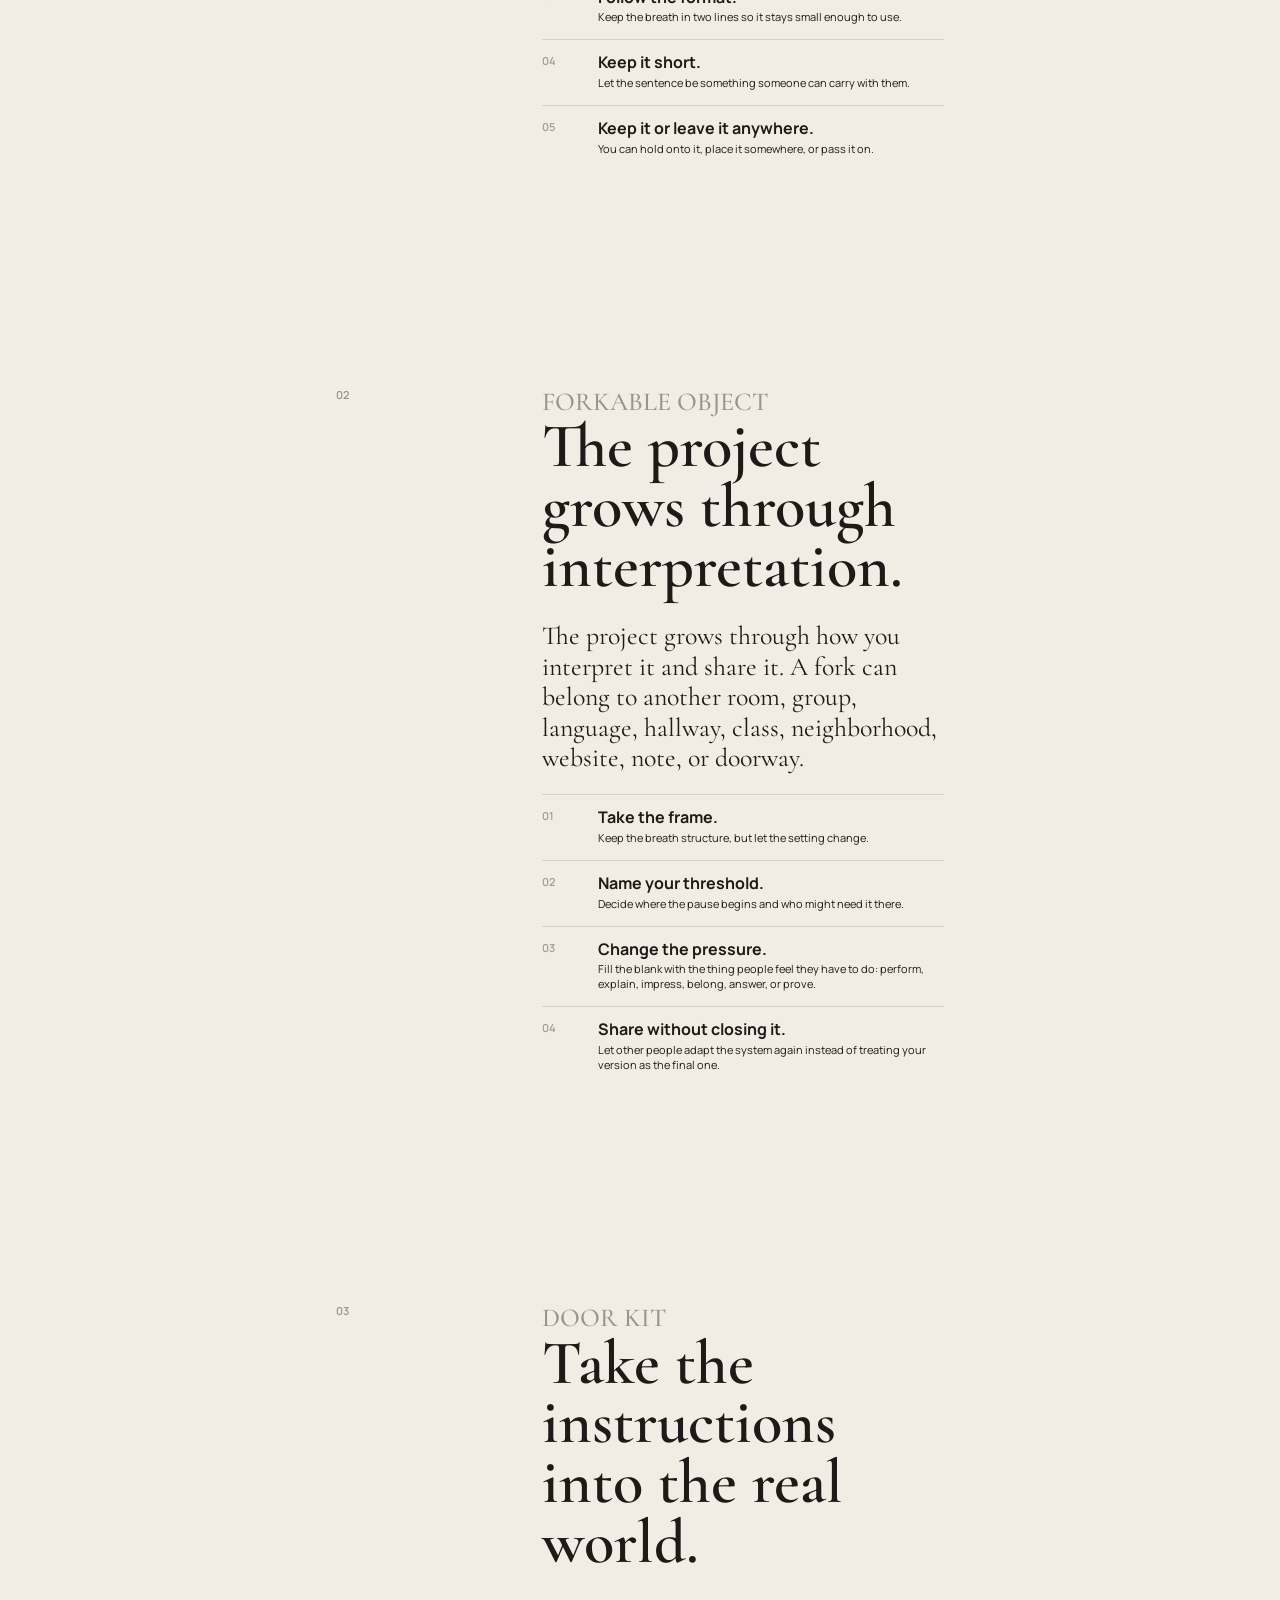
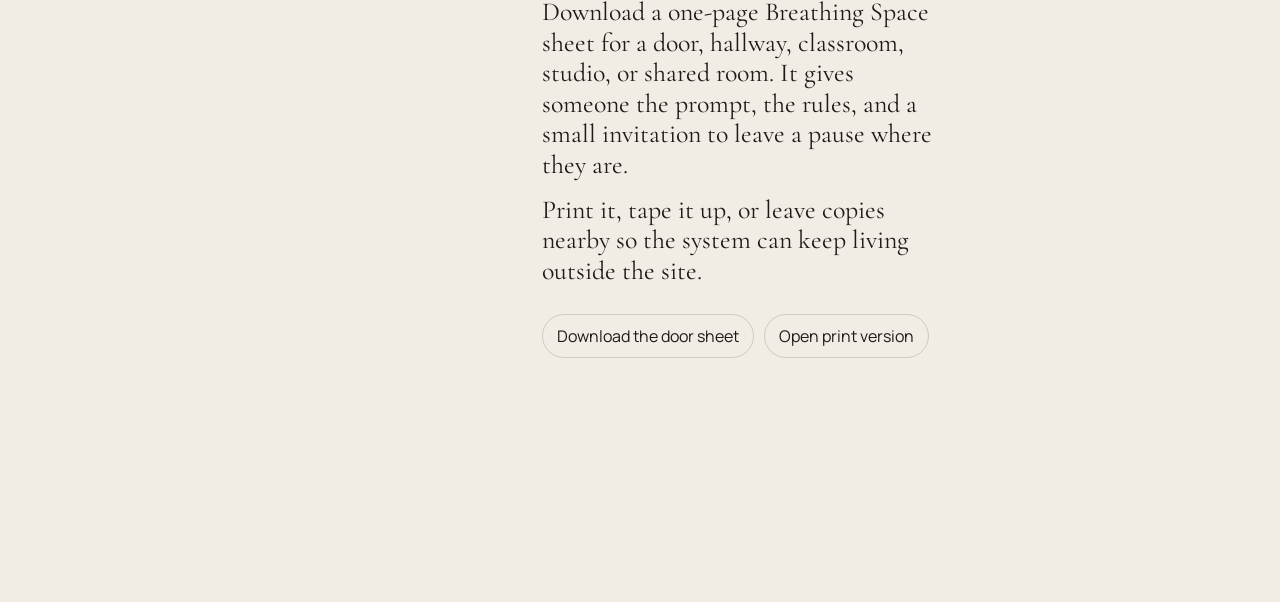
<file: Breathing Space/rules/index4.html>
<!DOCTYPE html>
<html lang="en">
  <head>
    <meta charset="UTF-8" />
    <meta name="viewport" content="width=device-width, initial-scale=1.0" />
    <title>Rules | Breathing Space</title>
    <link rel="preconnect" href="https://fonts.googleapis.com" />
    <link rel="preconnect" href="https://fonts.gstatic.com" crossorigin />
    <link
      href="https://fonts.googleapis.com/css2?family=Cormorant+Garamond:wght@400;500;600;700&amp;family=Manrope:wght@300;400;500;600;700;800&amp;display=swap"
      rel="stylesheet"
    />
    <style>
      * {
        box-sizing: border-box;
      }

      html {
        scroll-behavior: smooth;
      }

      body {
        background: #f1ece4;
        color: #1f1a17;
        font-family: "Manrope", Arial, sans-serif;
        margin: 0;
      }

      body::before {
        background: rgba(31, 26, 23, 0.12);
        bottom: 28px;
        content: "";
        left: calc(50% - 1px);
        pointer-events: none;
        position: fixed;
        top: 18px;
        width: 1px;
        z-index: 1;
      }

      a {
        color: inherit;
        text-underline-offset: 2px;
      }

      .site-header {
        display: grid;
        gap: 12px;
        grid-template-columns:
          minmax(220px, 1fr) minmax(360px, 2fr)
          minmax(250px, 1fr);
        left: 0;
        padding: 18px 20px 0;
        pointer-events: none;
        position: fixed;
        right: 0;
        top: 0;
        z-index: 20;
      }

      .site-header a,
      .site-header p {
        pointer-events: auto;
      }

      .logo {
        align-self: start;
        font-family: "Cormorant Garamond", Georgia, serif;
        font-size: 3.2rem;
        font-weight: 600;
        letter-spacing: 0;
        line-height: 0.88;
        max-width: 720px;
        text-decoration: none;
      }

      .logo-mark {
        display: inline-block;
        font-size: 0.72rem;
        letter-spacing: 0;
        margin-left: 0.35em;
        position: relative;
        top: -0.32em;
        vertical-align: top;
      }

      .primary-nav {
        display: flex;
        gap: 8px;
        flex-wrap: wrap;
        justify-self: end;
        padding-top: 8px;
      }

      .clock {
        justify-self: center;
        letter-spacing: 0;
        margin: 0;
        padding-top: 8px;
        text-align: center;
        white-space: nowrap;
      }

      .contact-top {
        position: absolute;
        right: 20px;
        text-decoration: none;
        top: 60px;
      }

      .primary-nav,
      .clock,
      .contact-top,
      .rules-index,
      .rules-status,
      .section-kicker,
      .rule-list,
      .format-block,
      .footer-note {
        font-size: 11px;
        line-height: 1.36;
      }

      .rules-shell {
        display: grid;
        gap: 12px;
        grid-template-columns:
          minmax(220px, 1fr) minmax(360px, 2fr)
          minmax(250px, 1fr);
        min-height: 100vh;
        padding: 18px 20px 28px;
      }

      .rules-index,
      .rules-status {
        height: calc(100vh - 46px);
        position: sticky;
        top: 18px;
        z-index: 2;
      }

      .rules-index {
        display: flex;
        flex-direction: column;
        justify-content: flex-end;
      }

      .rules-index nav {
        display: flex;
        flex-direction: column;
        max-width: 230px;
      }

      .rules-index a {
        color: rgba(31, 26, 23, 0.34);
        text-decoration: none;
      }

      .rules-status {
        display: flex;
        flex-direction: column;
        justify-content: flex-end;
        text-align: right;
      }

      .rules-main {
        padding: 29vh 0 12vh;
        position: relative;
        z-index: 2;
      }

      .rules-hero {
        min-height: 58vh;
      }

      .section-kicker {
        color: rgba(31, 26, 23, 0.42);
        font-weight: 500;
        margin: 0 0 10px;
        text-transform: uppercase;
      }

      h1,
      h2 {
        font-family: "Cormorant Garamond", Georgia, serif;
        font-weight: 600;
        letter-spacing: 0;
        line-height: 0.96;
        margin: 0;
      }

      h1 {
        font-size: 8.4rem;
        max-width: 780px;
      }

      h2 {
        font-size: 3.35rem;
        margin-bottom: 24px;
      }

      .lead {
        font-family: "Cormorant Garamond", Georgia, serif;
        font-size: 1.95rem;
        font-weight: 500;
        line-height: 1.16;
        margin: 26px 0 0;
        max-width: 610px;
      }

      .rules-section {
        display: grid;
        gap: 34px;
        grid-template-columns: minmax(70px, 0.6fr) minmax(250px, 1.4fr);
        min-height: 46vh;
        padding: 12vh 0;
      }

      .section-number {
        color: rgba(31, 26, 23, 0.42);
        font-size: 11px;
        font-weight: 600;
        margin: 0;
      }

      .section-body {
        max-width: 610px;
      }

      .section-body p {
        font-family: "Cormorant Garamond", Georgia, serif;
        font-size: 1.62rem;
        line-height: 1.18;
        margin: 0;
      }

      .section-body p + p {
        margin-top: 14px;
      }

      .format-block {
        border-top: 1px solid rgba(31, 26, 23, 0.12);
        font-family: "Cormorant Garamond", Georgia, serif;
        font-size: 1.62rem;
        font-weight: 500;
        line-height: 1.18;
        margin: 24px 0;
        padding-top: 18px;
      }

      .tool-links {
        display: flex;
        flex-wrap: wrap;
        gap: 10px;
        margin-top: 28px;
      }

      .tool-link {
        border: 1px solid rgba(31, 26, 23, 0.16);
        border-radius: 999px;
        padding: 10px 14px;
        text-decoration: none;
      }

      .tool-link:hover {
        background: rgba(255, 255, 255, 0.34);
        opacity: 1;
      }

      .rule-list {
        counter-reset: item;
        list-style: none;
        margin: 20px 0 0;
        padding: 0;
      }

      .rule-list li {
        border-top: 1px solid rgba(31, 26, 23, 0.12);
        display: grid;
        gap: 14px;
        grid-template-columns: 42px 1fr;
        padding: 14px 0;
      }

      .rule-list li::before {
        color: rgba(31, 26, 23, 0.38);
        content: counter(item, decimal-leading-zero);
        counter-increment: item;
        font-weight: 600;
      }

      .rule-list strong {
        display: block;
        font-size: 1rem;
        line-height: 1.05;
        margin-bottom: 5px;
      }

      .side-note,
      .footer-note {
        color: rgba(31, 26, 23, 0.5);
        margin: 0;
      }

      .side-note {
        margin-bottom: 22vh;
        max-width: 230px;
      }

      @media (hover: hover) {
        a:hover {
          opacity: 0.72;
        }
      }

      @media (max-width: 900px) {
        .site-header {
          align-items: start;
          grid-template-columns: 1fr auto;
          padding: 14px 12px 0;
        }

        .logo {
          font-size: 2.45rem;
        }

        .logo-mark {
          font-size: 0.68rem;
        }

        .primary-nav {
          grid-column: 2;
          grid-row: 1;
          justify-content: flex-end;
          max-width: 170px;
          padding-top: 4px;
        }

        .clock,
        .contact-top,
        .rules-index,
        .rules-status {
          display: none;
        }

        body::before {
          bottom: 18px;
          left: 12px;
          top: 128px;
        }

        .rules-shell {
          display: block;
          padding: 148px 12px 28px;
        }

        .rules-main {
          padding: 0;
        }

        .rules-hero {
          min-height: 46vh;
        }

        h1 {
          font-size: 4rem;
        }

        h2 {
          font-size: 2.35rem;
        }

        .lead,
        .format-block {
          font-size: 1.45rem;
        }

        .rules-section {
          display: block;
          min-height: 0;
          padding: 54px 0;
        }

        .section-number,
        .section-kicker {
          margin-bottom: 10px;
        }

        .rule-list li {
          grid-template-columns: 34px 1fr;
        }
      }

      @media (min-width: 1200px) {
        .logo {
          font-size: 3.8rem;
        }

        .logo-mark {
          font-size: 0.78rem;
        }

        h1 {
          font-size: 9.8rem;
        }

        h2 {
          font-size: 3.9rem;
        }
      }
    </style>
  </head>
  <body>
    <header class="site-header">
      <a class="logo" href="../homepage/homepage.html" aria-label="Breathing Space home">
        BREATHING<span class="logo-mark">SPACE</span>
      </a>

      <nav class="primary-nav" aria-label="Primary navigation">
        <a href="../homepage/homepage.html">Archive,</a>
        <a href="../about/index2.html">About,</a>
        <a href="#rules">Rules,</a>
        <a href="../submit/index5.html">Submit,</a>
        <a href="../license/index.html">License</a>
      </nav>

      <p class="clock">A FORM YOU CAN CARRY</p>
      <a class="contact-top" href="mailto:hello@breathingspace.site">Contact</a>
    </header>

    <main class="rules-shell" id="rules">
      <aside class="rules-index" aria-label="Rules index">
        <nav>
          <a href="#make">Make this your own</a>
          <a href="#submit">Submission rules</a>
          <a href="#fork">Fork the system</a>
          <a href="#door-kit">Door kit</a>
        </nav>
      </aside>

      <section class="rules-main" aria-label="Breathing Space rules">
        <section class="rules-hero" id="make">
          <p class="section-kicker">Make this your own</p>
          <h1>This doesn&apos;t have to stay here.</h1>
          <p class="lead">
            You can take this structure anywhere. It can live in a note, on
            your phone, or in the small second before a door opens.
          </p>
        </section>

        <section class="rules-section" id="submit">
          <p class="section-number">01</p>
          <div class="section-body">
            <p class="section-kicker">The form</p>
            <h2>Use the two-line breath.</h2>
            <div class="format-block">
              Take a breath before you ______<br />
              You don&apos;t have to ______
            </div>
            <ol class="rule-list">
              <li>
                <span>
                  <strong>Start right before entering.</strong>
                  Begin at the moment before going into some place, room, or
                  entryway.
                </span>
              </li>
              <li>
                <span>
                  <strong>Keep it about one moment.</strong>
                  Do not make it general. Do not turn it into a whole story.
                </span>
              </li>
              <li>
                <span>
                  <strong>Follow the format.</strong>
                  Keep the breath in two lines so it stays small enough to use.
                </span>
              </li>
              <li>
                <span>
                  <strong>Keep it short.</strong>
                  Let the sentence be something someone can carry with them.
                </span>
              </li>
              <li>
                <span>
                  <strong>Keep it or leave it anywhere.</strong>
                  You can hold onto it, place it somewhere, or pass it on.
                </span>
              </li>
            </ol>
          </div>
        </section>

        <section class="rules-section" id="fork">
          <p class="section-number">02</p>
          <div class="section-body">
            <p class="section-kicker">Forkable object</p>
            <h2>The project grows through interpretation.</h2>
            <p>
              The project grows through how you interpret it and share it. A
              fork can belong to another room, group, language, hallway, class,
              neighborhood, website, note, or doorway.
            </p>
            <ol class="rule-list">
              <li>
                <span>
                  <strong>Take the frame.</strong>
                  Keep the breath structure, but let the setting change.
                </span>
              </li>
              <li>
                <span>
                  <strong>Name your threshold.</strong>
                  Decide where the pause begins and who might need it there.
                </span>
              </li>
              <li>
                <span>
                  <strong>Change the pressure.</strong>
                  Fill the blank with the thing people feel they have to do:
                  perform, explain, impress, belong, answer, or prove.
                </span>
              </li>
              <li>
                <span>
                  <strong>Share without closing it.</strong>
                  Let other people adapt the system again instead of treating
                  your version as the final one.
                </span>
              </li>
            </ol>
          </div>
        </section>

        <section class="rules-section" id="door-kit">
          <p class="section-number">03</p>
          <div class="section-body">
            <p class="section-kicker">Door kit</p>
            <h2>Take the instructions into the real world.</h2>
            <p>
              Download a one-page Breathing Space sheet for a door, hallway,
              classroom, studio, or shared room. It gives someone the prompt,
              the rules, and a small invitation to leave a pause where they are.
            </p>
            <p>
              Print it, tape it up, or leave copies nearby so the system can
              keep living outside the site.
            </p>
            <div class="tool-links">
              <a
                class="tool-link"
                href="door-manual.html"
                download="breathing-space-door-manual.html"
              >
                Download the door sheet
              </a>
              <a class="tool-link" href="door-manual.html" target="_blank" rel="noopener">
                Open print version
              </a>
            </div>
          </div>
        </section>
      </section>

      <aside class="rules-status" aria-label="Rules note">
        <p class="side-note">
          Let the structure travel from the site to a real door, then let other
          people answer it there.
        </p>
        <p class="footer-note">Held open under CC BY-NC-SA 4.0.</p>
      </aside>
    </main>
  </body>
</html>
</file>
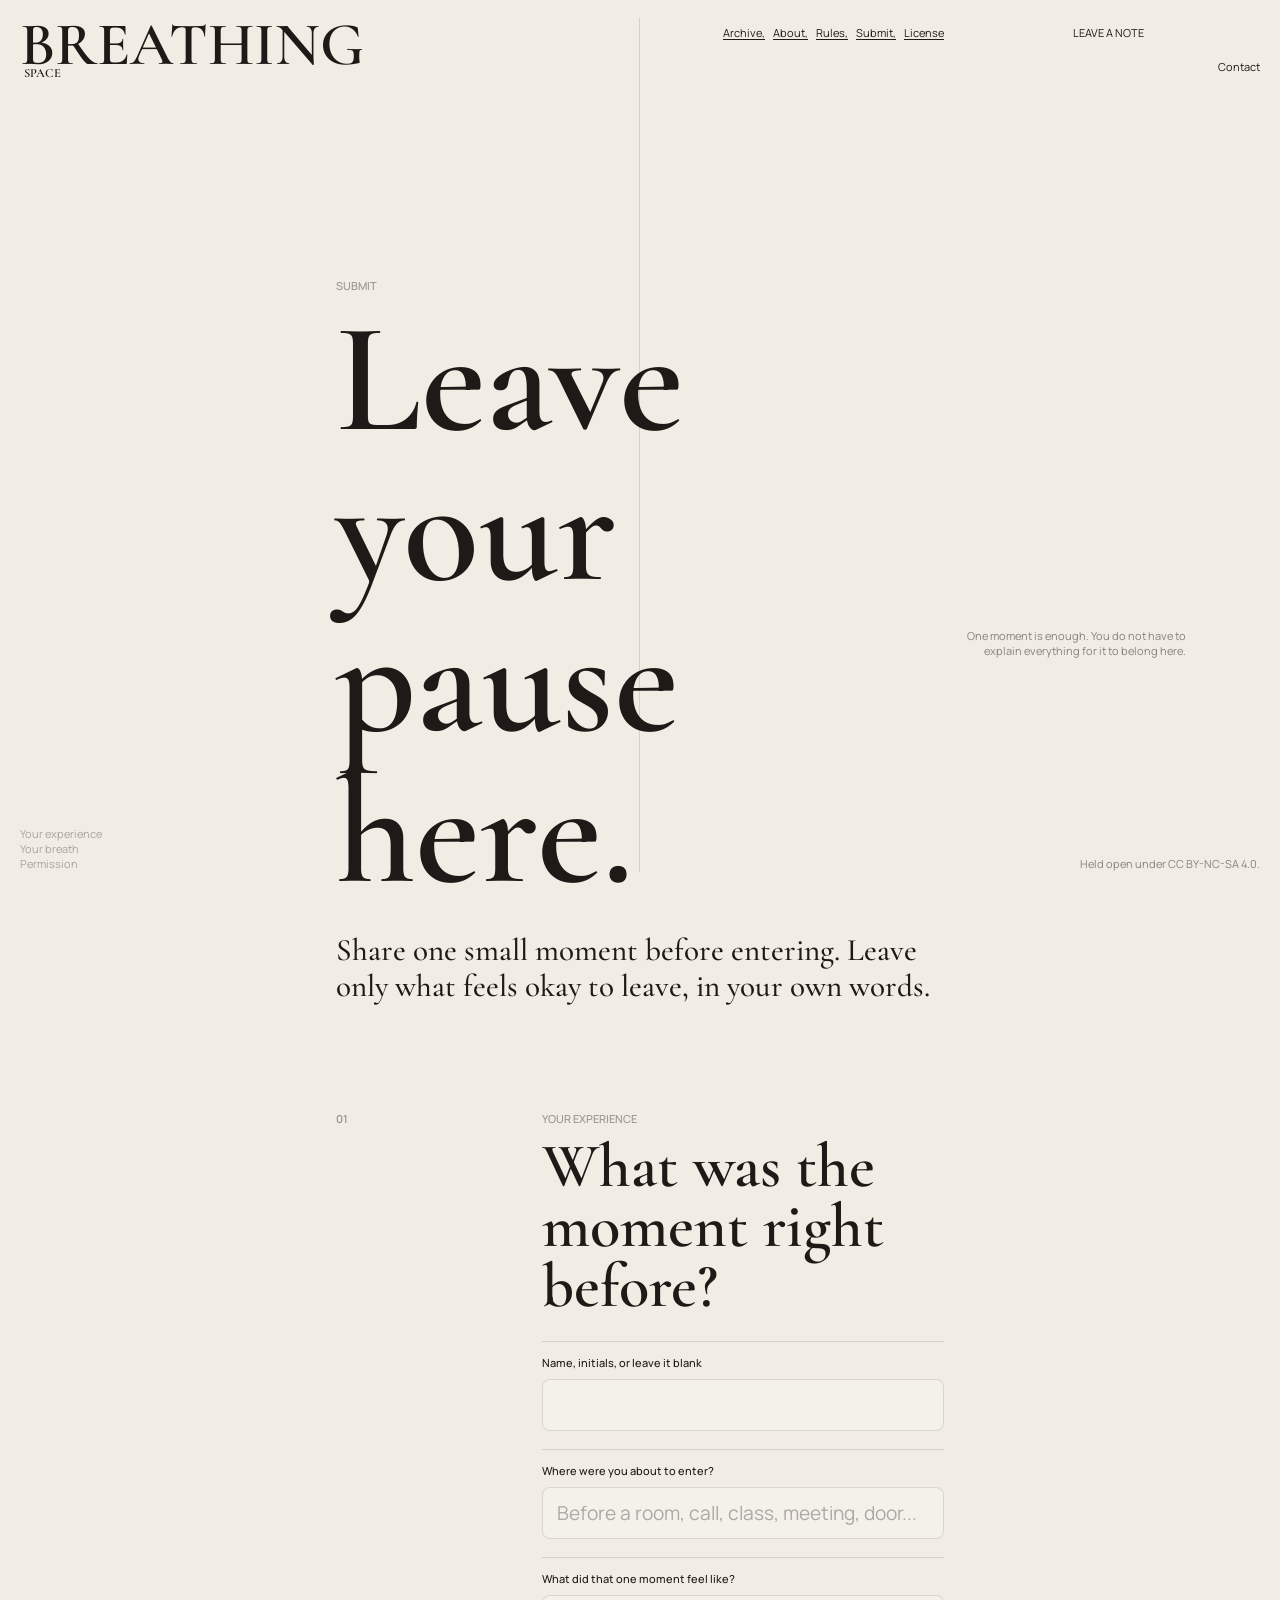
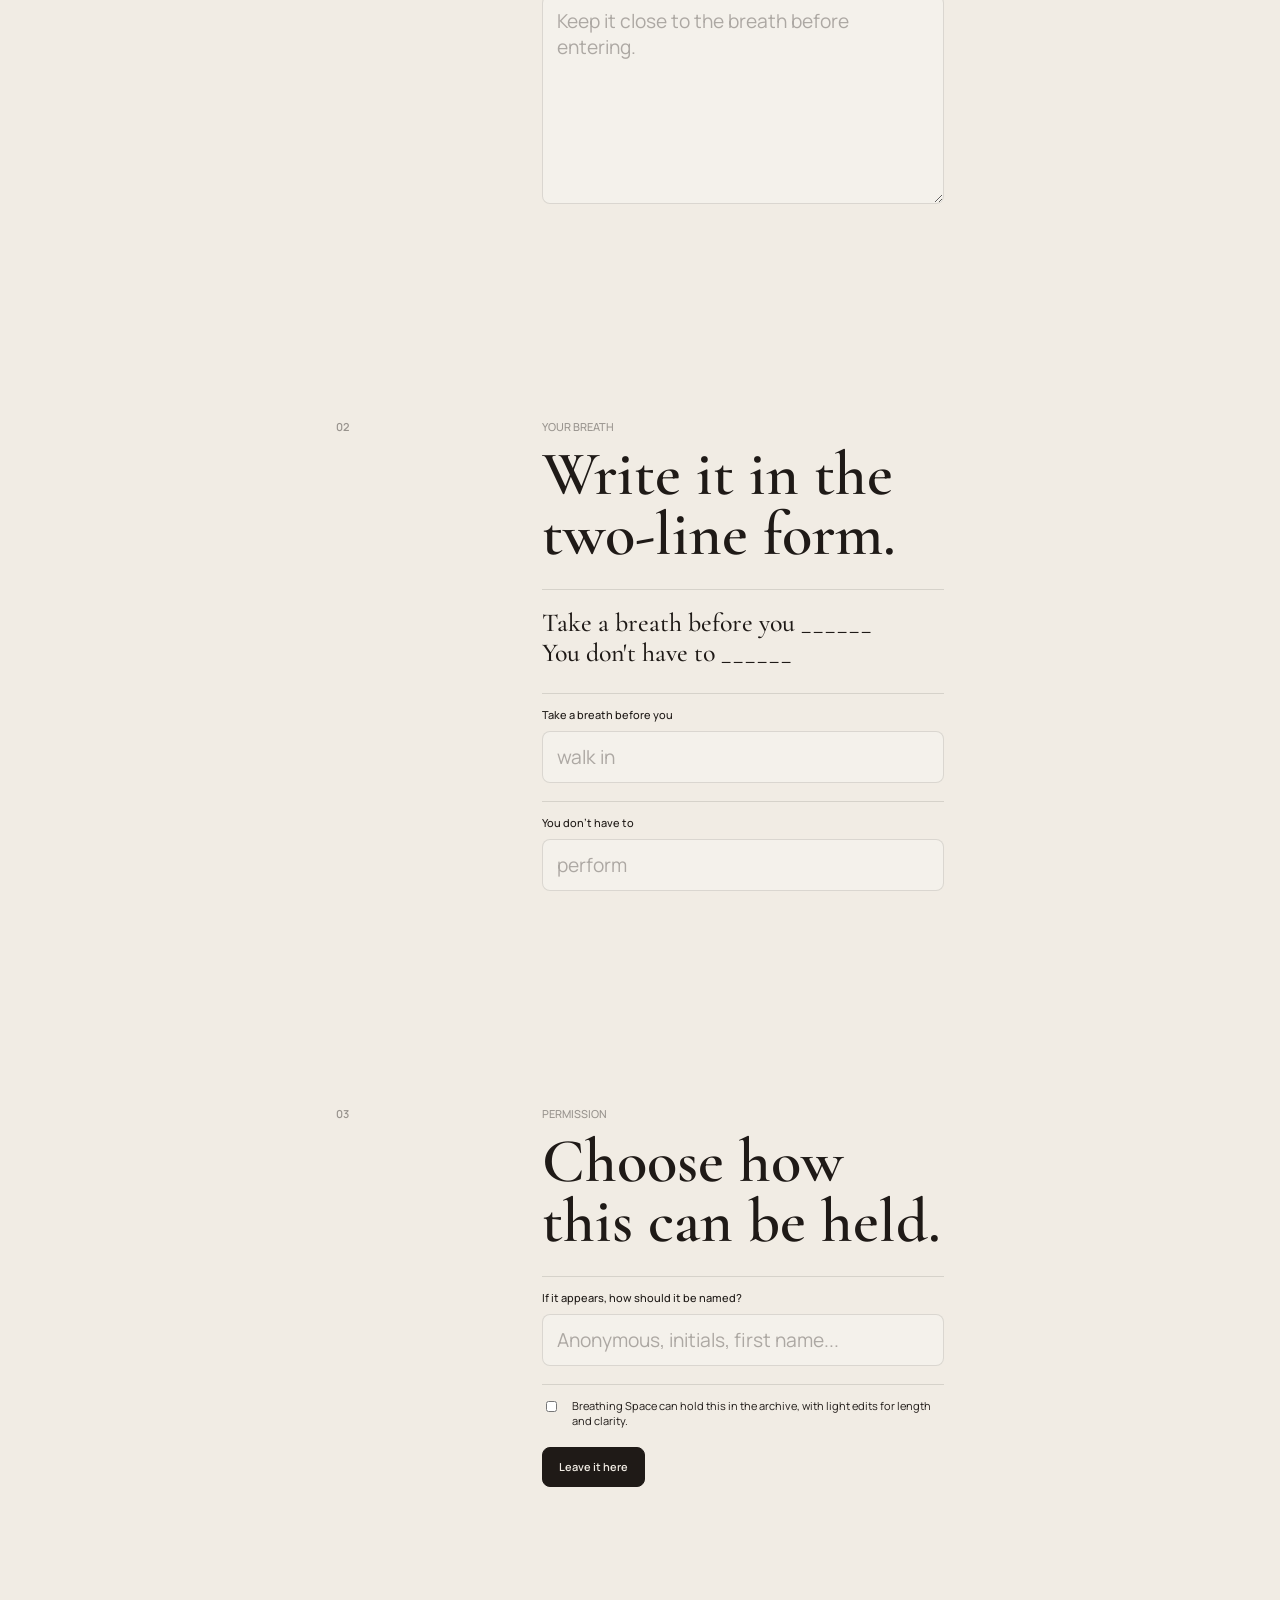
<file: Breathing Space/submit/index5.html>
<!DOCTYPE html>
<html lang="en">
  <head>
    <meta charset="UTF-8" />
    <meta name="viewport" content="width=device-width, initial-scale=1.0" />
    <title>Submit | Breathing Space</title>
    <link rel="preconnect" href="https://fonts.googleapis.com" />
    <link rel="preconnect" href="https://fonts.gstatic.com" crossorigin />
    <link
      href="https://fonts.googleapis.com/css2?family=Cormorant+Garamond:wght@400;500;600;700&amp;family=Manrope:wght@300;400;500;600;700;800&amp;display=swap"
      rel="stylesheet"
    />
    <link rel="stylesheet" href="style.css" />
  </head>
  <body>
    <header class="site-header">
      <a class="logo" href="../homepage/homepage.html" aria-label="Breathing Space home">
        BREATHING<span class="logo-mark">SPACE</span>
      </a>

      <nav class="primary-nav" aria-label="Primary navigation">
        <a href="../homepage/homepage.html">Archive,</a>
        <a href="../about/index2.html">About,</a>
        <a href="../rules/index4.html">Rules,</a>
        <a href="#submit">Submit,</a>
        <a href="../license/index.html">License</a>
      </nav>

      <p class="clock">LEAVE A NOTE</p>
      <a class="contact-top" href="mailto:hello@breathingspace.site">Contact</a>
    </header>

    <main class="submit-shell" id="submit">
      <aside class="submit-index" aria-label="Submit page index">
        <nav>
          <a href="#experience">Your experience</a>
          <a href="#breath">Your breath</a>
          <a href="#permission">Permission</a>
        </nav>
      </aside>

      <section class="submit-main" aria-label="Submit to Breathing Space">
        <section class="submit-hero">
          <p class="section-kicker">Submit</p>
          <h1>Leave your pause here.</h1>
          <p class="lead">
            Share one small moment before entering. Leave only what feels okay
            to leave, in your own words.
          </p>
        </section>

        <form class="submit-form" id="submission-form">
          <section class="form-section" id="experience">
            <p class="section-number">01</p>
            <div class="section-body">
              <p class="section-kicker">Your experience</p>
              <h2>What was the moment right before?</h2>
              <label>
                Name, initials, or leave it blank
                <input name="name" type="text" autocomplete="name" />
              </label>
              <label>
                Where were you about to enter?
                <input
                  name="entryway"
                  type="text"
                  placeholder="Before a room, call, class, meeting, door..."
                  required
                />
              </label>
              <label>
                What did that one moment feel like?
                <textarea
                  name="story"
                  rows="7"
                  placeholder="Keep it close to the breath before entering."
                  required
                ></textarea>
              </label>
            </div>
          </section>

          <section class="form-section" id="breath">
            <p class="section-number">02</p>
            <div class="section-body">
              <p class="section-kicker">Your breath</p>
              <h2>Write it in the two-line form.</h2>
              <div class="format-block">
                Take a breath before you ______<br />
                You don&apos;t have to ______
              </div>
              <label>
                Take a breath before you
                <input
                  name="breath-before"
                  type="text"
                  placeholder="walk in"
                  required
                  data-required-message="Please complete: Take a breath before you ____."
                />
              </label>
              <label>
                You don&apos;t have to
                <input
                  name="dont-have-to"
                  type="text"
                  placeholder="perform"
                  required
                  data-required-message="Please complete: You don't have to ____."
                />
              </label>
            </div>
          </section>

          <section class="form-section" id="permission">
            <p class="section-number">03</p>
            <div class="section-body">
              <p class="section-kicker">Permission</p>
              <h2>Choose how this can be held.</h2>
              <label>
                If it appears, how should it be named?
                <input name="credit" type="text" placeholder="Anonymous, initials, first name..." />
              </label>
              <label class="checkbox-row">
                <input name="permission" type="checkbox" value="yes" required />
                <span>
                  Breathing Space can hold this in the archive, with light edits
                  for length and clarity.
                </span>
              </label>
              <button type="submit">Leave it here</button>
              <p class="form-message" aria-live="polite"></p>
            </div>
          </section>
        </form>
      </section>

      <aside class="submit-status" aria-label="Submit note">
        <p class="side-note">
          One moment is enough. You do not have to explain everything for it to
          belong here.
        </p>
        <p class="footer-note">Held open under CC BY-NC-SA 4.0.</p>
      </aside>
    </main>
    <script>
      const STORAGE_KEY = "breathing-space-submissions";
      const form = document.querySelector("#submission-form");
      const message = document.querySelector(".form-message");
      const breathBeforeInput = form.elements["breath-before"];
      const dontHaveToInput = form.elements["dont-have-to"];

      const slugify = (value) =>
        value
          .toLowerCase()
          .trim()
          .replace(/[^a-z0-9]+/g, "-")
          .replace(/^-|-$/g, "");

      const loadSubmissions = () => {
        try {
          return JSON.parse(localStorage.getItem(STORAGE_KEY)) || [];
        } catch {
          return [];
        }
      };

      [breathBeforeInput, dontHaveToInput].forEach((input) => {
        input.addEventListener("input", () => {
          if (input.value.trim()) {
            input.setCustomValidity("");
          }
        });
      });

      form.addEventListener("submit", (event) => {
        event.preventDefault();

        const formData = new FormData(form);
        const breathBefore = formData.get("breath-before").trim();
        const dontHaveTo = formData.get("dont-have-to").trim();
        const entryway = formData.get("entryway").trim();
        const story = formData.get("story").trim();
        const credit = formData.get("credit").trim() || formData.get("name").trim();

        breathBeforeInput.setCustomValidity(
          breathBefore ? "" : breathBeforeInput.dataset.requiredMessage
        );
        dontHaveToInput.setCustomValidity(
          dontHaveTo ? "" : dontHaveToInput.dataset.requiredMessage
        );

        if (!form.reportValidity()) {
          message.textContent = "Please complete both lines of the breath before leaving it here.";
          return;
        }

        const id = `submission-${Date.now()}-${slugify(breathBefore || entryway)}`;
        const submissions = loadSubmissions();

        submissions.push({
          id,
          title: `Before ${breathBefore}`,
          entryway,
          story,
          breathBefore,
          dontHaveTo,
          credit,
          permission: formData.get("permission") === "yes",
          createdAt: new Date().toISOString(),
        });

        localStorage.setItem(STORAGE_KEY, JSON.stringify(submissions));
        message.textContent = "Your note has been added. Opening it now.";

        window.setTimeout(() => {
          window.location.href = `../homepage/homepage.html#${id}`;
        }, 700);
      });
    </script>
  </body>
</html>
</file>
<file: Breathing Space/license/style.css>
* {
  box-sizing: border-box;
}

html {
  scroll-behavior: smooth;
}

body {
  background: #f1ece4;
  color: #1f1a17;
  font-family: "Manrope", Arial, sans-serif;
  margin: 0;
}

body::before {
  background: rgba(31, 26, 23, 0.12);
  bottom: 28px;
  content: "";
  left: calc(50% - 1px);
  pointer-events: none;
  position: fixed;
  top: 18px;
  width: 1px;
  z-index: 1;
}

a {
  color: inherit;
  text-underline-offset: 2px;
}

.site-header {
  display: grid;
  gap: 12px;
  grid-template-columns:
    minmax(220px, 1fr) minmax(360px, 2fr)
    minmax(250px, 1fr);
  left: 0;
  padding: 18px 20px 0;
  pointer-events: none;
  position: fixed;
  right: 0;
  top: 0;
  z-index: 20;
}

.site-header a,
.site-header p {
  pointer-events: auto;
}

.logo {
  align-self: start;
  font-family: "Cormorant Garamond", Georgia, serif;
  font-size: 3.2rem;
  font-weight: 600;
  letter-spacing: 0;
  line-height: 0.88;
  max-width: 720px;
  text-decoration: none;
}

.logo-mark {
  display: inline-block;
  font-size: 0.72rem;
  letter-spacing: 0;
  margin-left: 0.35em;
  position: relative;
  top: -0.32em;
  vertical-align: top;
}

.primary-nav {
  display: flex;
  gap: 8px;
  flex-wrap: wrap;
  justify-self: end;
  padding-top: 8px;
}

.clock {
  justify-self: center;
  letter-spacing: 0;
  margin: 0;
  padding-top: 8px;
  text-align: center;
  white-space: nowrap;
}

.contact-top {
  position: absolute;
  right: 20px;
  text-decoration: none;
  top: 60px;
}

.primary-nav,
.clock,
.contact-top,
.section-kicker,
.block-label,
.license-note {
  font-size: 11px;
  line-height: 1.36;
}

.license-page {
  min-height: 100vh;
  padding: 22vh 20px 40px;
  position: relative;
  z-index: 2;
}

.license-column {
  margin-left: min(14vw, 180px);
  max-width: 760px;
}

.section-kicker {
  color: rgba(31, 26, 23, 0.42);
  font-weight: 500;
  margin: 0 0 10px;
  text-transform: uppercase;
}

h1 {
  font-family: "Cormorant Garamond", Georgia, serif;
  font-size: 6.2rem;
  font-weight: 600;
  letter-spacing: 0;
  line-height: 0.9;
  margin: 0;
}

.license-badge {
  display: inline-flex;
  gap: 8px;
  margin: 32px 0 30px;
}

.license-badge span {
  align-items: center;
  border: 1px solid rgba(31, 26, 23, 0.4);
  border-radius: 999px;
  display: inline-flex;
  font-size: 12px;
  font-weight: 700;
  height: 42px;
  justify-content: center;
  width: 42px;
}

.license-intro,
.license-block p {
  font-family: "Cormorant Garamond", Georgia, serif;
  font-size: 1.7rem;
  font-weight: 500;
  line-height: 1.18;
  margin: 0;
  max-width: 720px;
}

.license-block {
  border-top: 1px solid rgba(31, 26, 23, 0.12);
  margin-top: 26px;
  padding-top: 18px;
}

.block-label {
  color: rgba(31, 26, 23, 0.42);
  font-weight: 500;
  margin: 0 0 10px;
  text-transform: uppercase;
}

.license-note {
  border-top: 1px solid rgba(31, 26, 23, 0.12);
  color: rgba(31, 26, 23, 0.56);
  margin: 30px 0 0;
  padding-top: 14px;
}

@media (hover: hover) {
  a:hover {
    opacity: 0.72;
  }
}

@media (max-width: 900px) {
  .site-header {
    align-items: start;
    grid-template-columns: 1fr auto;
    padding: 14px 12px 0;
  }

  .logo {
    font-size: 2.45rem;
  }

  .logo-mark {
    font-size: 0.68rem;
  }

  .primary-nav {
    grid-column: 2;
    grid-row: 1;
    justify-content: flex-end;
    max-width: 170px;
    padding-top: 4px;
  }

  .clock,
  .contact-top {
    display: none;
  }

  body::before {
    bottom: 18px;
    left: 12px;
    top: 128px;
  }

  .license-page {
    padding: 148px 12px 28px;
  }

  .license-column {
    margin-left: 0;
  }

  h1 {
    font-size: 3.9rem;
  }

  .license-badge {
    gap: 6px;
    margin: 24px 0 24px;
  }

  .license-badge span {
    font-size: 11px;
    height: 36px;
    width: 36px;
  }

  .license-intro,
  .license-block p {
    font-size: 1.34rem;
  }
}

@media (min-width: 1200px) {
  .logo {
    font-size: 3.8rem;
  }

  .logo-mark {
    font-size: 0.78rem;
  }

  h1 {
    font-size: 7rem;
  }
}
</file>
<file: Breathing Space/archieve/style.css>
* {
  box-sizing: border-box;
}

html {
  scroll-behavior: smooth;
}

body {
  background: #f1ece4;
  color: #1f1a17;
  font-family: "Manrope", Arial, sans-serif;
  margin: 0;
}

body::before {
  background: rgba(31, 26, 23, 0.12);
  bottom: 28px;
  content: "";
  left: calc(50% - 1px);
  pointer-events: none;
  position: fixed;
  top: 18px;
  width: 1px;
  z-index: 1;
}

a {
  color: inherit;
  text-underline-offset: 2px;
}

.site-header {
  display: grid;
  gap: 12px;
  grid-template-columns: minmax(220px, 1fr) minmax(360px, 2fr) minmax(250px, 1fr);
  left: 0;
  padding: 18px 20px 0;
  pointer-events: none;
  position: fixed;
  right: 0;
  top: 0;
  z-index: 20;
}

.site-header a,
.site-header p {
  pointer-events: auto;
}

.logo {
  align-self: start;
  font-family: "Cormorant Garamond", Georgia, serif;
  font-size: 3.2rem;
  font-weight: 600;
  letter-spacing: 0;
  line-height: 0.88;
  max-width: 720px;
  text-decoration: none;
}

.logo-mark {
  display: inline-block;
  font-size: 0.72rem;
  letter-spacing: 0;
  margin-left: 0.35em;
  position: relative;
  top: -0.32em;
  vertical-align: top;
}

.primary-nav {
  display: flex;
  gap: 8px;
  flex-wrap: wrap;
  justify-self: end;
  padding-top: 8px;
}

.clock {
  justify-self: center;
  letter-spacing: 0;
  margin: 0;
  padding-top: 8px;
  text-align: center;
  white-space: nowrap;
}

.contact-top {
  position: absolute;
  right: 20px;
  text-decoration: none;
  top: 60px;
}

.primary-nav,
.clock,
.contact-top,
.archive-index,
.archive-status,
.section-kicker,
.story-row,
.story-body {
  font-size: 11px;
  line-height: 1.36;
}

.archive-shell {
  display: grid;
  gap: 12px;
  grid-template-columns: minmax(220px, 1fr) minmax(360px, 2fr) minmax(250px, 1fr);
  min-height: 100vh;
  padding: 18px 20px 28px;
}

.archive-index,
.archive-status {
  height: calc(100vh - 46px);
  position: sticky;
  top: 18px;
  z-index: 2;
}

.archive-index {
  display: flex;
  flex-direction: column;
  justify-content: flex-end;
}

.archive-index p,
.archive-status p {
  margin: 0;
}

.archive-index nav {
  display: flex;
  flex-direction: column;
  margin-top: 14px;
  max-width: 230px;
}

.archive-index a {
  color: rgba(31, 26, 23, 0.34);
  text-decoration: none;
}

.archive-status {
  display: flex;
  flex-direction: column;
  justify-content: flex-end;
  text-align: right;
}

.copyright {
  color: rgba(31, 26, 23, 0.34);
  margin-top: 22vh;
  white-space: nowrap;
}

.archive-main {
  padding: 29vh 0 12vh;
  position: relative;
  z-index: 2;
}

.archive-hero {
  min-height: 58vh;
}

.section-kicker {
  color: rgba(31, 26, 23, 0.42);
  font-weight: 500;
  margin: 0 0 10px;
  text-transform: uppercase;
}

h1,
h2 {
  font-family: "Cormorant Garamond", Georgia, serif;
  font-weight: 600;
  letter-spacing: 0;
  line-height: 0.96;
  margin: 0;
}

h1 {
  font-size: 8.4rem;
  max-width: 780px;
}

.lead {
  font-family: "Cormorant Garamond", Georgia, serif;
  font-size: 1.95rem;
  font-weight: 500;
  letter-spacing: 0;
  line-height: 1.08;
  margin: 26px 0 0;
  max-width: 610px;
}

.story-row {
  border-top: 1px solid rgba(31, 26, 23, 0.12);
  display: grid;
  gap: 34px;
  grid-template-columns: 42px minmax(160px, 280px) minmax(220px, 1fr);
  min-height: 38vh;
  padding: 54px 0;
}

.story-row.is-featured {
  border-top-color: rgba(31, 26, 23, 0.3);
}

.story-number {
  color: rgba(31, 26, 23, 0.42);
  font-weight: 600;
  margin: 0;
}

h2 {
  font-size: 3.9rem;
  max-width: 340px;
}

.story-body {
  font-family: "Cormorant Garamond", Georgia, serif;
  font-size: 1.7rem;
  line-height: 1.18;
  margin: 0;
  max-width: 430px;
}

@media (hover: hover) {
  a:hover {
    opacity: 0.72;
  }

  .archive-index a:hover {
    color: rgba(31, 26, 23, 0.78);
    opacity: 1;
  }
}

@media (max-width: 900px) {
  .site-header {
    align-items: start;
    grid-template-columns: 1fr auto;
    padding: 14px 12px 0;
  }

  .logo {
    font-size: 2.45rem;
  }

  .logo-mark {
    font-size: 0.68rem;
  }

  .primary-nav {
    grid-column: 2;
    grid-row: 1;
    justify-content: flex-end;
    max-width: 170px;
    padding-top: 4px;
  }

  .clock,
  .contact-top,
  .archive-index,
  .archive-status {
    display: none;
  }

  body::before {
    bottom: 18px;
    left: 12px;
    top: 128px;
  }

  .archive-shell {
    display: block;
    padding: 148px 12px 28px;
  }

  .archive-main {
    padding: 0;
  }

  .archive-hero {
    min-height: 46vh;
  }

  h1 {
    font-size: 4rem;
  }

  .lead {
    font-size: 1.3rem;
  }

  .story-row {
    display: block;
    min-height: 0;
    padding: 44px 0;
  }

  .story-number,
  .story-title {
    margin-bottom: 12px;
  }

  h2 {
    font-size: 3rem;
  }
}

@media (min-width: 1200px) {
  .logo {
    font-size: 3.8rem;
  }

  .logo-mark {
    font-size: 0.78rem;
  }

  h1 {
    font-size: 9.8rem;
  }

  h2 {
    font-size: 4.5rem;
  }
}
</file>
<file: Breathing Space/homepage/styles.css>
* {
  box-sizing: border-box;
}

html {
  scroll-behavior: smooth;
}

body {
  background: #f1ece4;
  color: #1f1a17;
  font-family: "Manrope", Arial, sans-serif;
  margin: 0;
}

a {
  color: inherit;
  text-underline-offset: 2px;
}

.site-header {
  display: grid;
  grid-template-columns: minmax(220px, 1fr) minmax(360px, 2fr) minmax(250px, 1fr);
  gap: 12px;
  left: 0;
  padding: 18px 20px 0;
  pointer-events: none;
  position: fixed;
  right: 0;
  top: 0;
  z-index: 20;
}

.site-header a,
.site-header p {
  pointer-events: auto;
}

.logo {
  align-self: start;
  font-family: "Cormorant Garamond", Georgia, serif;
  font-size: clamp(2.7rem, 4.2vw, 3.4rem);
  font-weight: 600;
  letter-spacing: 0;
  line-height: 0.88;
  max-width: 720px;
  text-decoration: none;
}

.logo-mark {
  display: inline-block;
  font-size: 0.72rem;
  letter-spacing: 0;
  margin-left: 0.35em;
  position: relative;
  top: -0.32em;
  vertical-align: top;
}

.primary-nav {
  display: flex;
  gap: 8px;
  flex-wrap: wrap;
  justify-self: end;
  padding-top: 8px;
}

.clock {
  justify-self: center;
  letter-spacing: 0;
  margin: 0;
  padding-top: 8px;
  text-align: center;
  white-space: nowrap;
}

.contact-top {
  position: absolute;
  right: 20px;
  text-decoration: none;
  top: 60px;
}

.primary-nav,
.clock,
.contact-top,
.moment-list,
.view-switch,
.moment-card,
.moment-detail,
.moment-status,
.about-panel {
  font-size: 11px;
  line-height: 1.32;
}

.page-shell {
  display: grid;
  grid-template-columns: minmax(220px, 1fr) minmax(360px, 2fr) minmax(250px, 1fr);
  gap: 12px;
  min-height: 100vh;
  padding: 18px 20px;
}

.moment-index,
.moment-status {
  height: calc(100vh - 36px);
  position: sticky;
  top: 18px;
}

.moment-list {
  display: flex;
  flex-direction: column;
  margin-top: min(37vh, 15.2rem);
  max-width: 230px;
}

.moment-list a {
  color: rgba(31, 26, 23, 0.28);
  text-decoration: none;
  transition: color 180ms ease, font-weight 180ms ease, transform 180ms ease;
}

.moment-list a.is-active {
  color: rgba(31, 26, 23, 0.9);
  font-weight: 500;
  transform: translateX(4px);
}

.view-switch {
  bottom: 0;
  color: rgba(31, 26, 23, 0.42);
  left: 0;
  margin: 0;
  position: absolute;
}

.moment-stream {
  align-items: center;
  display: flex;
  flex-direction: column;
  padding: 5vh 0 12vh;
}

.moment-card {
  display: grid;
  grid-template-columns: minmax(120px, 1fr) minmax(170px, 300px) minmax(140px, 1fr) 28px;
  gap: clamp(16px, 3vw, 42px);
  min-height: 72vh;
  padding: 12vh 0;
  scroll-margin-top: 16vh;
  transition: grid-template-columns 480ms ease, gap 480ms ease, min-height 480ms ease;
  width: 100%;
}

.moment-card.is-expanded {
  gap: clamp(24px, 5vw, 70px);
  grid-template-columns: minmax(260px, 1.55fr) minmax(180px, 0.8fr) 28px;
  min-height: 82vh;
}

.moment-card:nth-child(even) {
  min-height: 66vh;
}

.moment-card:nth-child(3n) {
  min-height: 78vh;
}

.moment-card.is-submission .text-visual h2 {
  font-style: italic;
}

.moment-card.is-submission .moment-type::before {
  content: "Submitted, ";
}

.moment-type,
.moment-number {
  margin: 0;
  padding-top: 44vh;
}

.moment-number {
  text-align: right;
}

.moment-detail {
  align-self: start;
  padding-top: 44vh;
  text-align: right;
  transition: max-width 480ms ease, padding-top 480ms ease, transform 480ms ease;
}

.moment-card.is-expanded .moment-detail {
  grid-column: 1;
  grid-row: 1;
  max-width: 650px;
  padding-top: 24vh;
  text-align: left;
  transform: translateX(0);
}

.moment-service {
  margin: 0;
}

.moment-story {
  border-top: 1px solid rgba(31, 26, 23, 0.12);
  margin-top: 14px;
  max-height: 0;
  opacity: 0;
  overflow: hidden;
  padding-top: 0;
  text-align: left;
  transform: translateY(18px);
  transition: max-height 520ms ease, opacity 360ms ease, padding-top 360ms ease,
    transform 480ms ease;
}

.moment-card.is-expanded .moment-story {
  max-height: 1200px;
  opacity: 1;
  overflow-y: auto;
  padding-top: 18px;
  padding-right: 10px;
  transform: translateY(0);
}

.moment-story-title {
  color: rgba(31, 26, 23, 0.42);
  display: block;
  font-weight: 600;
  margin-bottom: 8px;
  text-transform: uppercase;
}

.moment-story p {
  font-family: "Cormorant Garamond", Georgia, serif;
  font-size: 1.48rem;
  font-weight: 500;
  letter-spacing: 0;
  line-height: 1.16;
  margin: 0;
}

.text-visual {
  align-self: center;
  display: flex;
  flex-direction: column;
  justify-content: center;
  min-height: clamp(230px, 35vw, 440px);
  transition: margin-top 480ms ease, min-height 480ms ease, transform 480ms ease,
    width 480ms ease;
  width: clamp(150px, 18vw, 260px);
}

.moment-card.is-expanded .text-visual,
.moment-card.is-expanded .text-visual.is-wide,
.moment-card.is-expanded .text-visual.is-tall,
.moment-card.is-expanded .text-visual.is-short,
.moment-card.is-expanded .text-visual.is-small {
  grid-column: 2;
  grid-row: 1;
  margin-top: 18vh;
  min-height: clamp(210px, 27vw, 360px);
  transform: translateX(18px);
  width: clamp(160px, 18vw, 260px);
}

.text-kicker {
  color: rgba(31, 26, 23, 0.42);
  display: block;
  font-size: 11px;
  font-weight: 500;
  line-height: 1.2;
  margin-bottom: 12px;
}

.text-visual h2 {
  font-family: "Cormorant Garamond", Georgia, serif;
  font-size: clamp(2.1rem, 4.4vw, 5.2rem);
  font-weight: 600;
  letter-spacing: 0;
  line-height: 0.98;
  margin: 0;
}

.moment-service {
  color: rgba(31, 26, 23, 0.76);
  font-family: "Cormorant Garamond", Georgia, serif;
  font-size: 1.5rem;
  line-height: 1.1;
}

.prompt-title {
  appearance: none;
  background: transparent;
  border: 0;
  color: inherit;
  cursor: pointer;
  display: inline;
  font: inherit;
  letter-spacing: inherit;
  line-height: inherit;
  margin: 0;
  padding: 0;
  text-align: left;
}

.moment-card.is-visible .prompt-title,
.prompt-title:focus-visible {
  text-decoration: underline;
  text-decoration-thickness: 0.04em;
  text-underline-offset: 0.12em;
}

.prompt-title:focus-visible {
  outline: 1px solid rgba(0, 0, 0, 0.6);
  outline-offset: 6px;
}

.moment-card.is-expanded .prompt-title {
  text-decoration: underline;
  text-decoration-thickness: 0.04em;
  text-underline-offset: 0.12em;
}

.moment-card.is-expanded .moment-type {
  grid-column: 1;
  grid-row: 1;
  padding-top: 20vh;
}

.moment-card.is-expanded .moment-number {
  grid-column: 3;
  grid-row: 1;
  padding-top: 20vh;
}

.text-visual.is-wide {
  min-height: clamp(150px, 18vw, 240px);
  width: clamp(230px, 30vw, 400px);
}

.text-visual.is-tall {
  min-height: clamp(310px, 43vw, 540px);
  width: clamp(145px, 17vw, 230px);
}

.text-visual.is-short {
  min-height: clamp(150px, 20vw, 260px);
  width: clamp(230px, 28vw, 370px);
}

.text-visual.is-small {
  min-height: clamp(180px, 24vw, 300px);
  width: clamp(145px, 16vw, 220px);
}

.moment-status {
  display: flex;
  flex-direction: column;
  justify-content: flex-end;
  text-align: right;
}

.status-title {
  font-family: "Cormorant Garamond", Georgia, serif;
  margin: 0 0 auto;
  padding-top: 50vh;
}

.status-number {
  margin: 0 0 22vh;
}

.copyright {
  color: rgba(31, 26, 23, 0.32);
  margin: 0;
  white-space: nowrap;
}

.about-panel {
  display: grid;
  gap: 18px;
  grid-template-columns: minmax(160px, 290px);
  justify-content: end;
  margin: 12vh 0 4vh;
  min-height: 40vh;
  width: 100%;
}

.about-panel p {
  font-family: "Cormorant Garamond", Georgia, serif;
  font-size: 1.34rem;
  line-height: 1.16;
  margin: 0;
}

@media (hover: hover) {
  a:hover {
    opacity: 0.72;
  }

  .moment-list a:hover {
    color: rgba(31, 26, 23, 0.78);
    opacity: 1;
  }
}

@media (max-width: 900px) {
  .site-header {
    align-items: start;
    grid-template-columns: 1fr auto;
    padding: 14px 12px 0;
  }

  .logo {
    font-size: 2.45rem;
  }

  .primary-nav {
    grid-column: 2;
    grid-row: 1;
    justify-content: flex-end;
    max-width: 170px;
    padding-top: 4px;
  }

  .clock,
  .contact-top {
    display: none;
  }

  .page-shell {
    display: block;
    padding: 148px 12px 28px;
  }

  .moment-index,
  .moment-status {
    height: auto;
    position: static;
  }

  .moment-list {
    display: grid;
    gap: 4px 10px;
    grid-template-columns: repeat(2, minmax(0, 1fr));
    margin-top: 0;
    max-width: none;
  }

  .view-switch,
  .moment-status {
    display: none;
  }

  .moment-stream {
    padding: 28px 0 0;
  }

  .moment-card,
  .moment-card:nth-child(even),
  .moment-card:nth-child(3n) {
    display: grid;
    gap: 8px 12px;
    grid-template-columns: 1fr auto;
    min-height: auto;
    padding: 54px 0;
  }

  .moment-card.is-expanded {
    gap: 10px 12px;
    grid-template-columns: 1fr auto;
    min-height: auto;
  }

  .moment-type,
  .moment-detail,
  .moment-number {
    padding-top: 0;
  }

  .moment-type {
    grid-column: 1;
    grid-row: 1;
  }

  .moment-number {
    grid-column: 2;
    grid-row: 1;
  }

  .moment-detail {
    grid-column: 1 / -1;
    grid-row: 3;
    text-align: left;
  }

  .moment-card.is-expanded .moment-detail {
    grid-column: 1 / -1;
    grid-row: 3;
    padding-top: 0;
  }

  .moment-story {
    max-width: min(78vw, 430px);
  }

  .moment-story p {
    font-size: 1.22rem;
  }

  .text-visual,
  .text-visual.is-wide,
  .text-visual.is-tall,
  .text-visual.is-short,
  .text-visual.is-small {
    grid-column: 1 / -1;
    grid-row: 2;
    min-height: 190px;
    width: min(78vw, 360px);
  }

  .text-visual h2 {
    font-size: clamp(2.8rem, 15vw, 5rem);
  }

  .moment-card.is-expanded .text-visual,
  .moment-card.is-expanded .text-visual.is-wide,
  .moment-card.is-expanded .text-visual.is-tall,
  .moment-card.is-expanded .text-visual.is-short,
  .moment-card.is-expanded .text-visual.is-small {
    grid-column: 1 / -1;
    grid-row: 2;
    margin-top: 0;
    min-height: 190px;
    transform: translateX(0);
    width: min(78vw, 360px);
  }

  .moment-card.is-expanded .moment-type {
    grid-column: 1;
    grid-row: 1;
    padding-top: 0;
  }

  .moment-card.is-expanded .moment-number {
    grid-column: 2;
    grid-row: 1;
    padding-top: 0;
  }

  .about-panel {
    display: block;
    margin-top: 30px;
    min-height: 0;
  }

  .about-panel p + p {
    margin-top: 18px;
  }
}
</file>
<file: Breathing Space/submit/style.css>
* {
  box-sizing: border-box;
}

html {
  scroll-behavior: smooth;
}

body {
  background: #f1ece4;
  color: #1f1a17;
  font-family: "Manrope", Arial, sans-serif;
  margin: 0;
}

body::before {
  background: rgba(31, 26, 23, 0.12);
  bottom: 28px;
  content: "";
  left: calc(50% - 1px);
  pointer-events: none;
  position: fixed;
  top: 18px;
  width: 1px;
  z-index: 1;
}

a {
  color: inherit;
  text-underline-offset: 2px;
}

.site-header {
  display: grid;
  gap: 12px;
  grid-template-columns:
    minmax(220px, 1fr) minmax(360px, 2fr)
    minmax(250px, 1fr);
  left: 0;
  padding: 18px 20px 0;
  pointer-events: none;
  position: fixed;
  right: 0;
  top: 0;
  z-index: 20;
}

.site-header a,
.site-header p {
  pointer-events: auto;
}

.logo {
  align-self: start;
  font-family: "Cormorant Garamond", Georgia, serif;
  font-size: 3.2rem;
  font-weight: 600;
  letter-spacing: 0;
  line-height: 0.88;
  max-width: 720px;
  text-decoration: none;
}

.logo-mark {
  display: inline-block;
  font-size: 0.72rem;
  letter-spacing: 0;
  margin-left: 0.35em;
  position: relative;
  top: -0.32em;
  vertical-align: top;
}

.primary-nav {
  display: flex;
  gap: 8px;
  flex-wrap: wrap;
  justify-self: end;
  padding-top: 8px;
}

.clock {
  justify-self: center;
  letter-spacing: 0;
  margin: 0;
  padding-top: 8px;
  text-align: center;
  white-space: nowrap;
}

.contact-top {
  position: absolute;
  right: 20px;
  text-decoration: none;
  top: 60px;
}

.primary-nav,
.clock,
.contact-top,
.submit-index,
.submit-status,
.section-kicker,
.section-number,
label,
input,
textarea,
button,
.format-block,
.footer-note {
  font-size: 11px;
  line-height: 1.36;
}

.submit-shell {
  display: grid;
  gap: 12px;
  grid-template-columns:
    minmax(220px, 1fr) minmax(360px, 2fr)
    minmax(250px, 1fr);
  min-height: 100vh;
  padding: 18px 20px 28px;
}

.submit-index,
.submit-status {
  height: calc(100vh - 46px);
  position: sticky;
  top: 18px;
  z-index: 2;
}

.submit-index {
  display: flex;
  flex-direction: column;
  justify-content: flex-end;
}

.submit-index nav {
  display: flex;
  flex-direction: column;
  max-width: 230px;
}

.submit-index a {
  color: rgba(31, 26, 23, 0.34);
  text-decoration: none;
}

.submit-status {
  display: flex;
  flex-direction: column;
  justify-content: flex-end;
  text-align: right;
}

.side-note,
.footer-note {
  color: rgba(31, 26, 23, 0.5);
  margin: 0;
}

.side-note {
  margin-bottom: 22vh;
  max-width: 230px;
}

.submit-main {
  padding: 29vh 0 12vh;
  position: relative;
  z-index: 2;
}

.submit-hero {
  min-height: 58vh;
}

.section-kicker {
  color: rgba(31, 26, 23, 0.42);
  font-weight: 500;
  margin: 0 0 10px;
  text-transform: uppercase;
}

h1,
h2 {
  font-family: "Cormorant Garamond", Georgia, serif;
  font-weight: 600;
  letter-spacing: 0;
  line-height: 0.96;
  margin: 0;
}

h1 {
  font-size: 8.4rem;
  max-width: 780px;
}

h2 {
  font-size: 3.35rem;
  margin-bottom: 24px;
}

.lead {
  font-family: "Cormorant Garamond", Georgia, serif;
  font-size: 1.95rem;
  font-weight: 500;
  line-height: 1.16;
  margin: 26px 0 0;
  max-width: 610px;
}

.form-section {
  display: grid;
  gap: 34px;
  grid-template-columns: minmax(70px, 0.6fr) minmax(250px, 1.4fr);
  min-height: 46vh;
  padding: 12vh 0;
}

.section-number {
  color: rgba(31, 26, 23, 0.42);
  font-weight: 600;
  margin: 0;
}

.section-body {
  max-width: 610px;
}

label {
  border-top: 1px solid rgba(31, 26, 23, 0.12);
  display: block;
  font-weight: 500;
  padding: 14px 0 0;
}

label + label,
label + button,
.format-block + label {
  margin-top: 18px;
}

input,
textarea {
  background: rgba(255, 255, 255, 0.26);
  border: 1px solid rgba(31, 26, 23, 0.12);
  border-radius: 8px;
  color: #1f1a17;
  display: block;
  font-family: inherit;
  font-size: 1.2rem;
  font-weight: 400;
  margin-top: 8px;
  padding: 12px 14px;
  width: 100%;
}

textarea {
  min-height: 150px;
  resize: vertical;
}

input:focus,
textarea:focus {
  background: rgba(255, 255, 255, 0.4);
  border-color: rgba(31, 26, 23, 0.28);
  outline: 0;
}

::placeholder {
  color: rgba(31, 26, 23, 0.34);
}

.format-block {
  border-top: 1px solid rgba(31, 26, 23, 0.12);
  font-family: "Cormorant Garamond", Georgia, serif;
  font-size: 1.62rem;
  font-weight: 500;
  line-height: 1.18;
  margin: 0 0 24px;
  padding-top: 18px;
}

.checkbox-row {
  align-items: start;
  display: grid;
  gap: 12px;
  grid-template-columns: 18px 1fr;
  font-weight: 400;
}

.checkbox-row input {
  margin-top: 1px;
  width: auto;
}

button {
  appearance: none;
  background: #1f1a17;
  border: 1px solid #1f1a17;
  border-radius: 8px;
  color: #f1ece4;
  cursor: pointer;
  font-family: inherit;
  font-weight: 600;
  padding: 12px 16px;
}

button:hover {
  background: rgba(255, 255, 255, 0.26);
  color: #1f1a17;
}

.form-message {
  color: rgba(31, 26, 23, 0.58);
  font-size: 11px;
  margin: 12px 0 0;
}

@media (hover: hover) {
  a:hover {
    opacity: 0.72;
  }
}

@media (max-width: 900px) {
  .site-header {
    align-items: start;
    grid-template-columns: 1fr auto;
    padding: 14px 12px 0;
  }

  .logo {
    font-size: 2.45rem;
  }

  .logo-mark {
    font-size: 0.68rem;
  }

  .primary-nav {
    grid-column: 2;
    grid-row: 1;
    justify-content: flex-end;
    max-width: 170px;
    padding-top: 4px;
  }

  .clock,
  .contact-top,
  .submit-index,
  .submit-status {
    display: none;
  }

  body::before {
    bottom: 18px;
    left: 12px;
    top: 128px;
  }

  .submit-shell {
    display: block;
    padding: 148px 12px 28px;
  }

  .submit-main {
    padding: 0;
  }

  .submit-hero {
    min-height: 46vh;
  }

  h1 {
    font-size: 4rem;
  }

  h2 {
    font-size: 2.35rem;
  }

  .lead,
  .format-block {
    font-size: 1.45rem;
  }

  .form-section {
    display: block;
    min-height: 0;
    padding: 54px 0;
  }

  .section-number,
  .section-kicker {
    margin-bottom: 10px;
  }
}

@media (min-width: 1200px) {
  .logo {
    font-size: 3.8rem;
  }

  .logo-mark {
    font-size: 0.78rem;
  }

  h1 {
    font-size: 9.8rem;
  }

  h2 {
    font-size: 3.9rem;
  }
}
</file>
